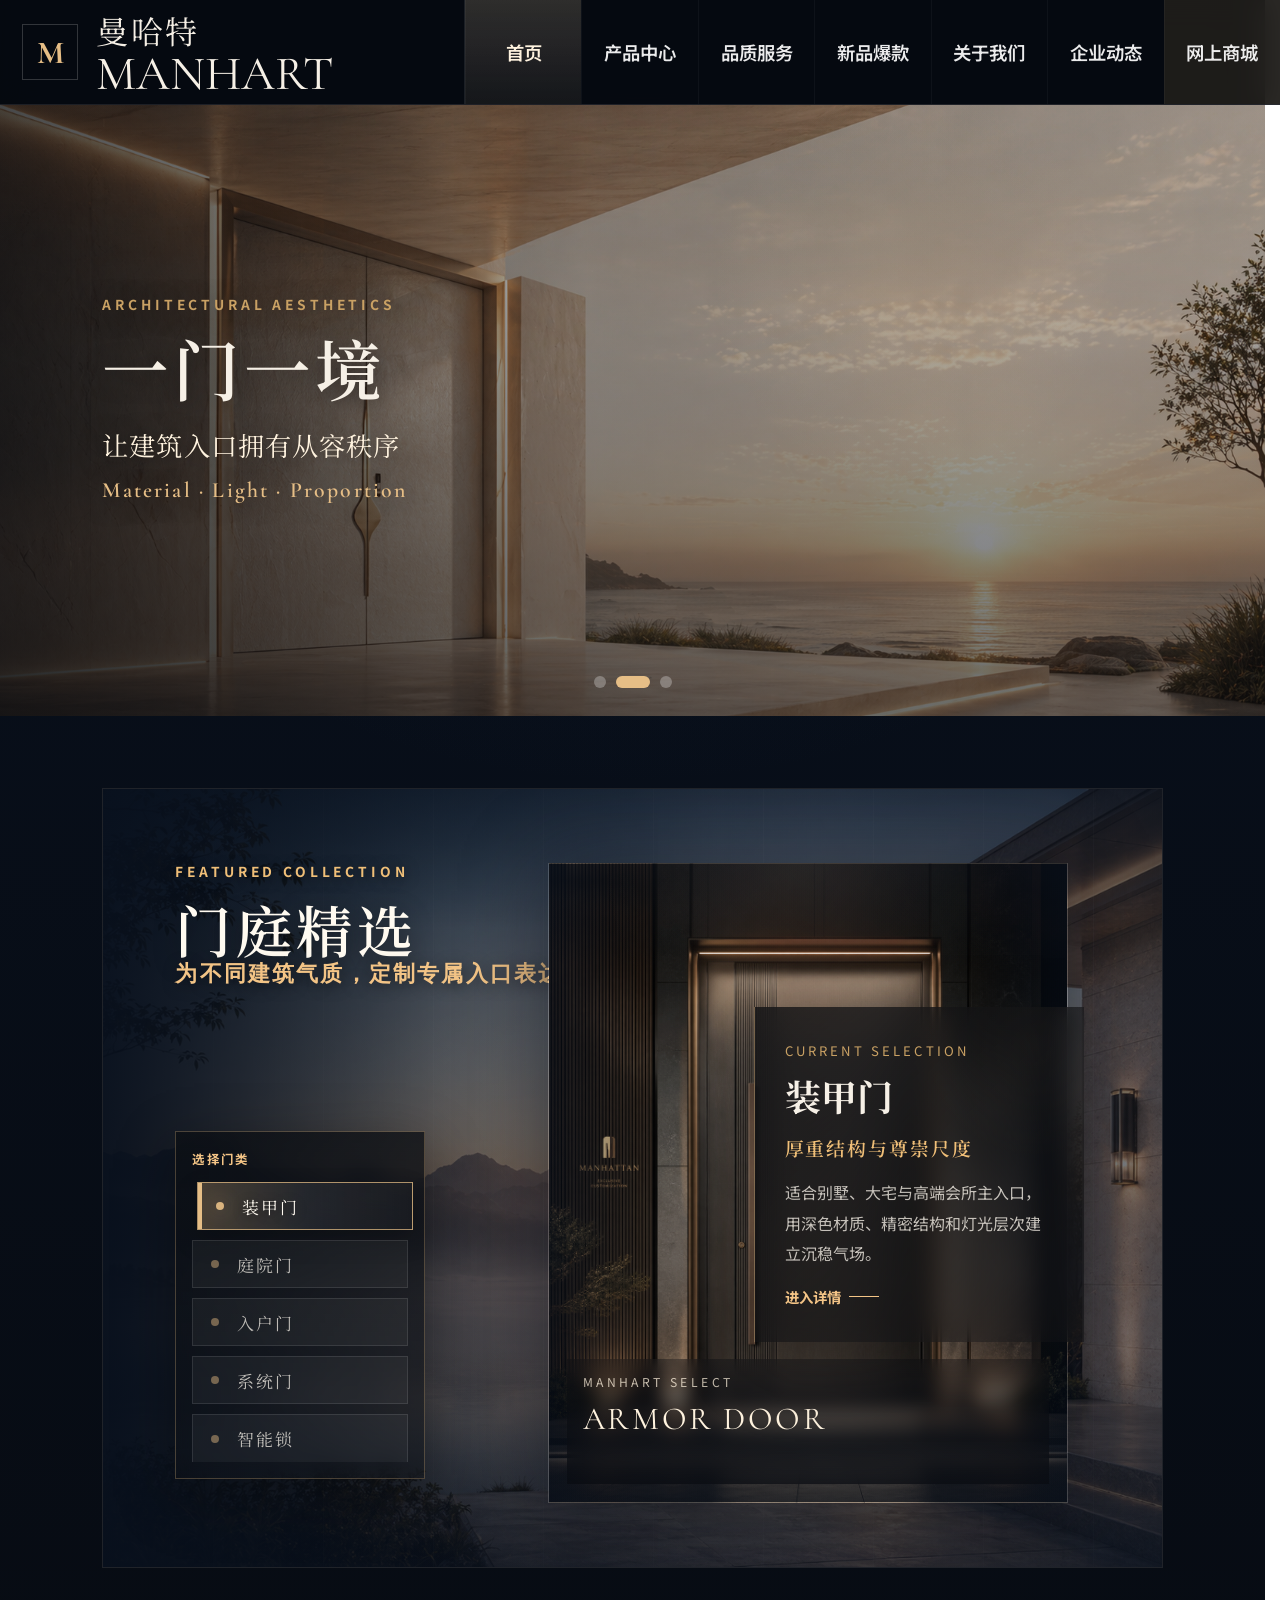
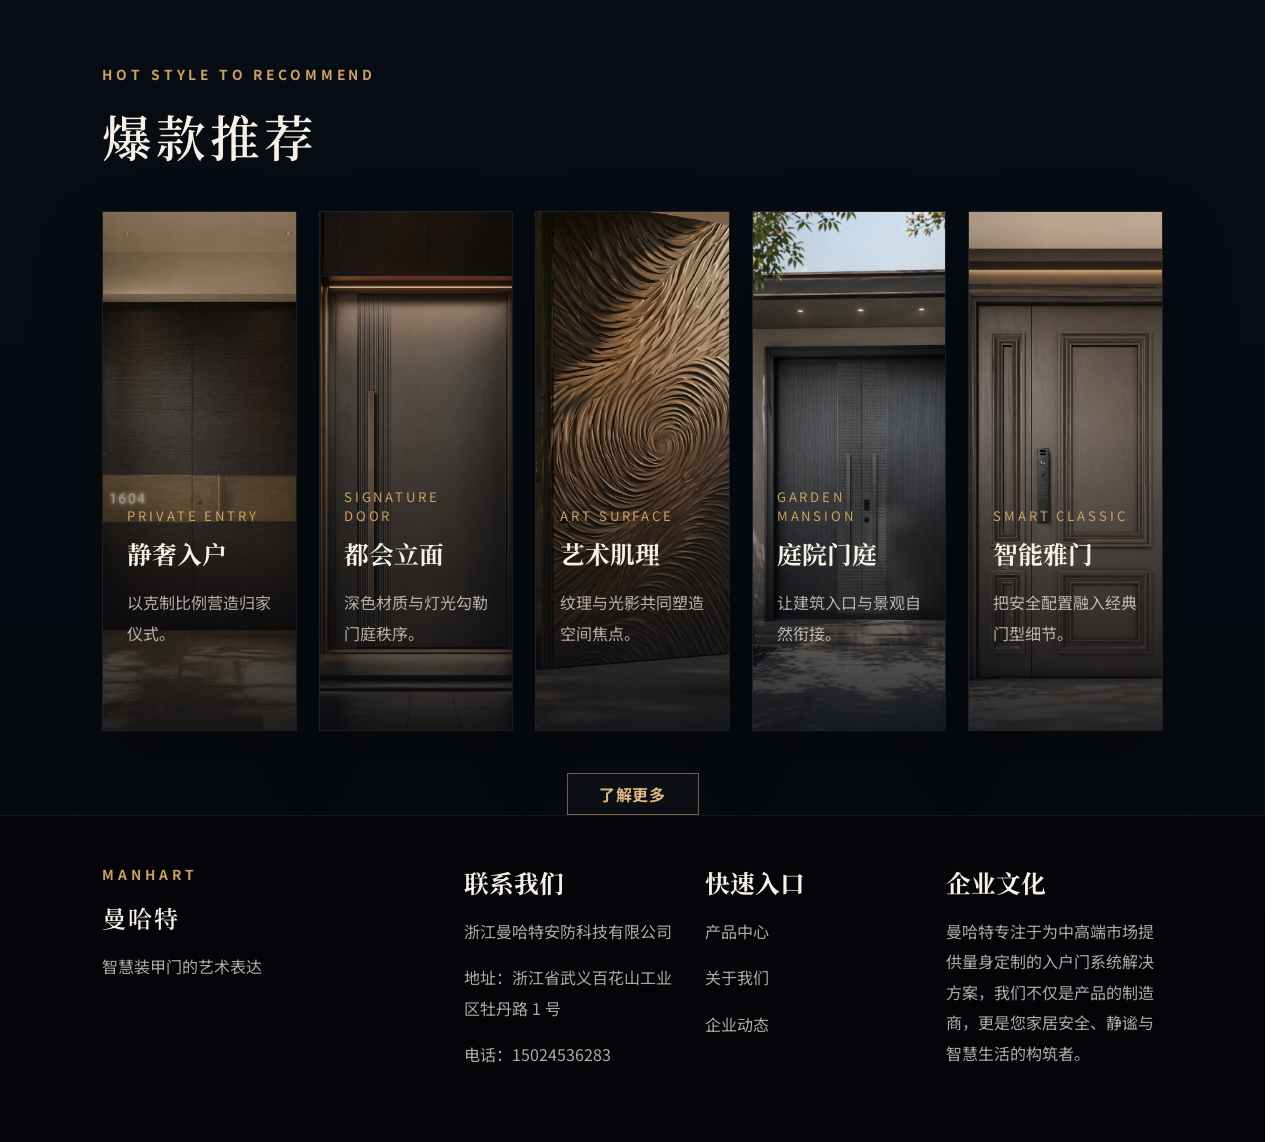
<file: index.html>
﻿<!DOCTYPE html>
<html lang="zh-CN">
<head>
  <meta charset="UTF-8">
  <meta name="viewport" content="width=device-width, initial-scale=1.0">
  <meta name="baidu-site-verification" content="codeva-Nwts0ZG9KO" />
  <meta name="description" content="曼哈特门官网，浙江曼哈特安防科技有限公司专注高端安全门、装甲门、入户门研发制造，提供住宅、别墅与工程门庭解决方案。">
  <meta name="keywords" content="曼哈特门官网,曼哈特官网,浙江曼哈特安防科技有限公司,浙江曼哈特,曼哈特安防,曼哈特门业,MANHART,安全门,装甲门,入户门,高端门,别墅门,工程门">
  <meta name="robots" content="index, follow">
  <link rel="canonical" href="http://www.manhart.top/">
  <meta property="og:type" content="website">
  <meta property="og:locale" content="zh_CN">
  <meta property="og:site_name" content="浙江曼哈特安防科技有限公司">
  <meta property="og:title" content="曼哈特门官网 - 浙江曼哈特安防科技有限公司">
  <meta property="og:description" content="曼哈特门官网，浙江曼哈特安防科技有限公司专注高端安全门、装甲门、入户门研发制造，提供住宅、别墅与工程门庭解决方案。">
  <meta property="og:url" content="http://www.manhart.top/">
  <meta property="og:image" content="http://www.manhart.top/assets/hero-luxury-night.png">
  <meta name="twitter:card" content="summary_large_image">
  <title>曼哈特门官网 - 浙江曼哈特安防科技有限公司 | MANHART</title>
  <script type="application/ld+json">
    {
      "@context": "https://schema.org",
      "@type": "Organization",
      "name": "浙江曼哈特安防科技有限公司",
      "alternateName": ["曼哈特", "MANHART", "曼哈特门业", "曼哈特安防"],
      "url": "http://www.manhart.top/",
      "logo": "http://www.manhart.top/assets/favicon.svg",
      "image": "http://www.manhart.top/assets/hero-luxury-night.png",
      "telephone": "15024536283",
      "address": {
        "@type": "PostalAddress",
        "addressCountry": "CN",
        "addressRegion": "浙江省",
        "addressLocality": "武义",
        "streetAddress": "百花山工业区牡丹路 1 号"
      },
      "description": "浙江曼哈特安防科技有限公司专注高端安全门、装甲门、入户门研发制造，提供住宅、别墅与工程门庭解决方案。"
    }
  </script>
  <link rel="icon" type="image/svg+xml" href="assets/favicon.svg">
  <link rel="preconnect" href="https://fonts.googleapis.com">
  <link rel="preconnect" href="https://fonts.gstatic.com" crossorigin>
  <link href="https://fonts.googleapis.com/css2?family=Cormorant+Garamond:wght@500;600;700&family=Noto+Sans+SC:wght@400;500;700&family=Noto+Serif+SC:wght@500;600;700&display=swap" rel="stylesheet">
  <link rel="stylesheet" href="style.css?v=20260423-21">
</head>
<body>
  <header class="site-header">
    <a class="brand-block" href="index.html" aria-label="MANHART 首页">
      <span class="brand-mark">M</span>
      <span class="brand-copy">
        <span class="brand-cn">曼哈特</span>
        <span class="brand-en">MANHART</span>
      </span>
    </a>
    <nav class="main-nav" aria-label="主导航">
      <a class="nav-link is-active" href="index.html">首页</a>
      <a class="nav-link" href="products.html">产品中心</a>
      <a class="nav-link" href="service.html">品质服务</a>
      <a class="nav-link" href="featured.html">新品爆款</a>
      <a class="nav-link" href="about.html">关于我们</a>
      <a class="nav-link" href="news.html">企业动态</a>
      <a class="nav-link nav-link--accent" href="store.html">网上商城</a>
    </nav>
  </header>

  <main>
    <section class="hero-slider" aria-label="首页轮播">
      <article class="hero-slide is-active" data-slide style="--hero-image:url('assets/hero-luxury-night.png');">
        <div class="hero-slide__image"></div>
        <div class="hero-slide__shade"></div>
        <div class="hero-slide__content">
          <p class="eyebrow">MANHART ESTATE DOOR</p>
          <h1>MANHART 曼哈特</h1>
          <p class="hero-slide__title">为高端府邸定制门庭气场</p>
          <p class="hero-slide__subtitle">Luxury Entrance · Private Order</p>
        </div>
      </article>
      <article class="hero-slide" data-slide style="--hero-image:url('assets/hero-coast-sunrise.png');">
        <div class="hero-slide__image"></div>
        <div class="hero-slide__shade"></div>
        <div class="hero-slide__content">
          <p class="eyebrow">ARCHITECTURAL AESTHETICS</p>
          <h2>一门一境</h2>
          <p class="hero-slide__title">让建筑入口拥有从容秩序</p>
          <p class="hero-slide__subtitle">Material · Light · Proportion</p>
        </div>
      </article>
      <article class="hero-slide" data-slide style="--hero-image:url('assets/featured-door-bg.png');">
        <div class="hero-slide__image"></div>
        <div class="hero-slide__shade"></div>
        <div class="hero-slide__content">
          <p class="eyebrow">SELECTED DETAILS</p>
          <h2>细节见格调</h2>
          <p class="hero-slide__title">以工艺回应安全与审美</p>
          <p class="hero-slide__subtitle">Crafted For Distinguished Living</p>
        </div>
      </article>
      <div class="hero-slider__dots" aria-label="轮播切换">
        <button class="hero-dot is-active" type="button" data-dot aria-label="第 1 张"></button>
        <button class="hero-dot" type="button" data-dot aria-label="第 2 张"></button>
        <button class="hero-dot" type="button" data-dot aria-label="第 3 张"></button>
      </div>
    </section>

    <section class="featured-showcase" id="featured-showcase">
      <div class="featured-shell">
        <div class="featured-backdrop"></div>
        <div class="featured-overlay"></div>
        <div class="featured-copy">
          <p class="eyebrow">Featured Collection</p>
          <h2>门庭精选</h2>
          <p class="featured-lead">为不同建筑气质，定制专属入口表达</p>
        </div>
        <div class="featured-selector featured-selector--stack" aria-label="选择门类">
          <div class="featured-selector__label">选择门类</div>
          <button class="featured-chip is-active" type="button" data-feature-name="armor" data-feature-detail="signature-door" data-feature-title="装甲门" data-feature-lead="厚重结构与尊崇尺度" data-feature-text="适合别墅、大宅与高端会所主入口，用深色材质、精密结构和灯光层次建立沉稳气场。" data-feature-model="ARMOR DOOR" data-feature-theme="armor" data-feature-image-main="assets/recommend-02.png">装甲门</button>
          <button class="featured-chip" type="button" data-feature-name="courtyard" data-feature-detail="garden-mansion" data-feature-title="庭院门" data-feature-lead="让门庭与景观自然衔接" data-feature-text="强调建筑外立面、院落路径与入户尺度的整体关系，让归家动线更有仪式感。" data-feature-model="COURTYARD" data-feature-theme="courtyard" data-feature-image-main="assets/recommend-04.png">庭院门</button>
          <button class="featured-chip" type="button" data-feature-name="entry" data-feature-detail="private-entry" data-feature-title="入户门" data-feature-lead="克制比例中的归家秩序" data-feature-text="面向现代住宅与改善型空间，以细腻门套、温润光影和智能配置平衡美感与安全。" data-feature-model="PRIVATE ENTRY" data-feature-theme="entry" data-feature-image-main="assets/recommend-05.png">入户门</button>
          <button class="featured-chip" type="button" data-feature-name="system" data-feature-detail="art-surface" data-feature-title="系统门" data-feature-lead="结构、五金与安装体验一体化" data-feature-text="把门体、墙面、灯光和门控系统纳入统一设计语言，让产品表达更完整。" data-feature-model="SYSTEM DOOR" data-feature-theme="system" data-feature-image-main="assets/recommend-01.png">系统门</button>
          <button class="featured-chip" type="button" data-feature-name="smart" data-feature-detail="smart-classic" data-feature-title="智能锁" data-feature-lead="把安全体验藏进日常细节" data-feature-text="围绕锁控识别、安防联动与门体结构，形成更克制、更可靠的高端智能入口。" data-feature-model="SMART ACCESS" data-feature-theme="smart" data-feature-image-main="assets/recommend-03.png">智能锁</button>
        </div>
        <div class="featured-focus">
          <a class="featured-photo featured-photo--primary" data-feature-door data-feature-link href="product-detail.html?id=signature-door" data-theme="armor" style="--feature-image:url('assets/recommend-02.png');" aria-label="查看装甲门详情">
            <div class="featured-photo__shade"></div>
            <div class="featured-photo__meta">
              <span class="featured-photo__kicker">MANHART SELECT</span>
              <span class="featured-photo__model" data-feature-model>ARMOR DOOR</span>
              <span class="featured-photo__more">进入详情</span>
            </div>
          </a>
        </div>
        <a class="featured-panel" data-feature-panel-link href="product-detail.html?id=signature-door" aria-label="查看当前精选详情">
          <p class="featured-panel__kicker">Current Selection</p>
          <h3 data-feature-title>装甲门</h3>
          <p class="featured-panel__lead" data-feature-lead>厚重结构与尊崇尺度</p>
          <p class="featured-panel__text" data-feature-text>适合别墅、大宅与高端会所主入口，用深色材质、精密结构和灯光层次建立沉稳气场。</p>
          <span class="featured-panel__more">进入详情</span>
        </a>
        <div class="featured-note">
          <span class="featured-note__line"></span>
          <p>一墅倾城 私享无界</p>
        </div>
      </div>
    </section>

    <section class="product-preview" id="product-preview">
      <div class="product-preview__heading">
        <div>
          <p class="eyebrow">Hot Style To Recommend</p>
          <h2>爆款推荐</h2>
        </div>
      </div>
      <div class="product-grid product-grid--recommend">
        <a class="product-card" href="product-detail.html?id=private-entry" aria-label="查看静奢入户详情"><div class="product-card__scene product-card__scene--recommend-01"></div><div class="product-card__body"><p class="product-card__series">Private Entry</p><h3>静奢入户</h3><p class="product-card__text">以克制比例营造归家仪式。</p><span class="product-card__more">查看详情</span></div></a>
        <a class="product-card" href="product-detail.html?id=signature-door" aria-label="查看都会立面详情"><div class="product-card__scene product-card__scene--recommend-02"></div><div class="product-card__body"><p class="product-card__series">Signature Door</p><h3>都会立面</h3><p class="product-card__text">深色材质与灯光勾勒门庭秩序。</p><span class="product-card__more">查看详情</span></div></a>
        <a class="product-card" href="product-detail.html?id=art-surface" aria-label="查看艺术肌理详情"><div class="product-card__scene product-card__scene--recommend-03"></div><div class="product-card__body"><p class="product-card__series">Art Surface</p><h3>艺术肌理</h3><p class="product-card__text">纹理与光影共同塑造空间焦点。</p><span class="product-card__more">查看详情</span></div></a>
        <a class="product-card" href="product-detail.html?id=garden-mansion" aria-label="查看庭院门庭详情"><div class="product-card__scene product-card__scene--recommend-04"></div><div class="product-card__body"><p class="product-card__series">Garden Mansion</p><h3>庭院门庭</h3><p class="product-card__text">让建筑入口与景观自然衔接。</p><span class="product-card__more">查看详情</span></div></a>
        <a class="product-card" href="product-detail.html?id=smart-classic" aria-label="查看智能雅门详情"><div class="product-card__scene product-card__scene--recommend-05"></div><div class="product-card__body"><p class="product-card__series">Smart Classic</p><h3>智能雅门</h3><p class="product-card__text">把安全配置融入经典门型细节。</p><span class="product-card__more">查看详情</span></div></a>
      </div>
      <div class="section-more">
        <a href="products.html">了解更多</a>
      </div>
    </section>
  </main>
<script>
    const slides = document.querySelectorAll('[data-slide]');
    const dots = document.querySelectorAll('[data-dot]');
    let activeIndex = 0;
    let sliderTimer;
    function showSlide(index) {
      slides.forEach((slide, slideIndex) => slide.classList.toggle('is-active', slideIndex === index));
      dots.forEach((dot, dotIndex) => dot.classList.toggle('is-active', dotIndex === index));
      activeIndex = index;
    }
    function startSlider() {
      sliderTimer = window.setInterval(() => showSlide((activeIndex + 1) % slides.length), 4500);
    }
    dots.forEach((dot, index) => {
      dot.addEventListener('click', () => {
        window.clearInterval(sliderTimer);
        showSlide(index);
        startSlider();
      });
    });
    showSlide(0);
    startSlider();

    const featuredShowcase = document.querySelector('.featured-showcase');
    if (featuredShowcase) {
      const featureButtons = featuredShowcase.querySelectorAll('[data-feature-name]');
      const featureModel = featuredShowcase.querySelector('.featured-photo--primary [data-feature-model]');
      const featureDoor = featuredShowcase.querySelector('[data-feature-door]');
      const featureLinks = featuredShowcase.querySelectorAll('[data-feature-link], [data-feature-panel-link]');
      const featureTitle = featuredShowcase.querySelector('.featured-panel [data-feature-title]');
      const featureLead = featuredShowcase.querySelector('.featured-panel [data-feature-lead]');
      const featureText = featuredShowcase.querySelector('.featured-panel [data-feature-text]');

      function applyFeature(button) {
        featureModel.textContent = button.dataset.featureModel;
        featureTitle.textContent = button.dataset.featureTitle;
        featureLead.textContent = button.dataset.featureLead;
        featureText.textContent = button.dataset.featureText;
        featureDoor.style.setProperty('--feature-image', `url('${button.dataset.featureImageMain}')`);
        featureDoor.setAttribute('data-theme', button.dataset.featureTheme);
        const detailUrl = `product-detail.html?id=${button.dataset.featureDetail}`;
        featureLinks.forEach((link) => {
          link.href = detailUrl;
          link.setAttribute('aria-label', `??${button.dataset.featureTitle}??`);
        });
        featureButtons.forEach((item) => item.classList.toggle('is-active', item === button));
      }

      featureButtons.forEach((button) => {
        button.addEventListener('mouseenter', () => applyFeature(button));
        button.addEventListener('focus', () => applyFeature(button));
        button.addEventListener('click', () => applyFeature(button));
      });
    }
  </script>
  <footer class="site-footer">
    <div class="site-footer__brand">
      <p class="eyebrow">MANHART</p>
      <h2>曼哈特</h2>
      <p>智慧装甲门的艺术表达</p>
    </div>
    <div class="site-footer__info">
      <div><h3>联系我们</h3><p>浙江曼哈特安防科技有限公司</p><p>地址：浙江省武义百花山工业区牡丹路 1 号</p><p>电话：15024536283</p></div>
      <div><h3>快速入口</h3><p><a href="products.html">产品中心</a></p><p><a href="about.html">关于我们</a></p><p><a href="news.html">企业动态</a></p></div>
      <div><h3>企业文化</h3><p>曼哈特专注于为中高端市场提供量身定制的入户门系统解决方案，我们不仅是产品的制造商，更是您家居安全、静谧与智慧生活的构筑者。</p></div>
    </div>
  </footer>
  <script>
    window.difyChatbotConfig = {
      token: 'IIna7VGmdjk7Jjhm',
      inputs: {},
      systemVariables: {},
      userVariables: {},
    };
  </script>
  <script
    src="https://udify.app/embed.min.js"
    id="IIna7VGmdjk7Jjhm"
    defer>
  </script>
</body>
</html>
</file>
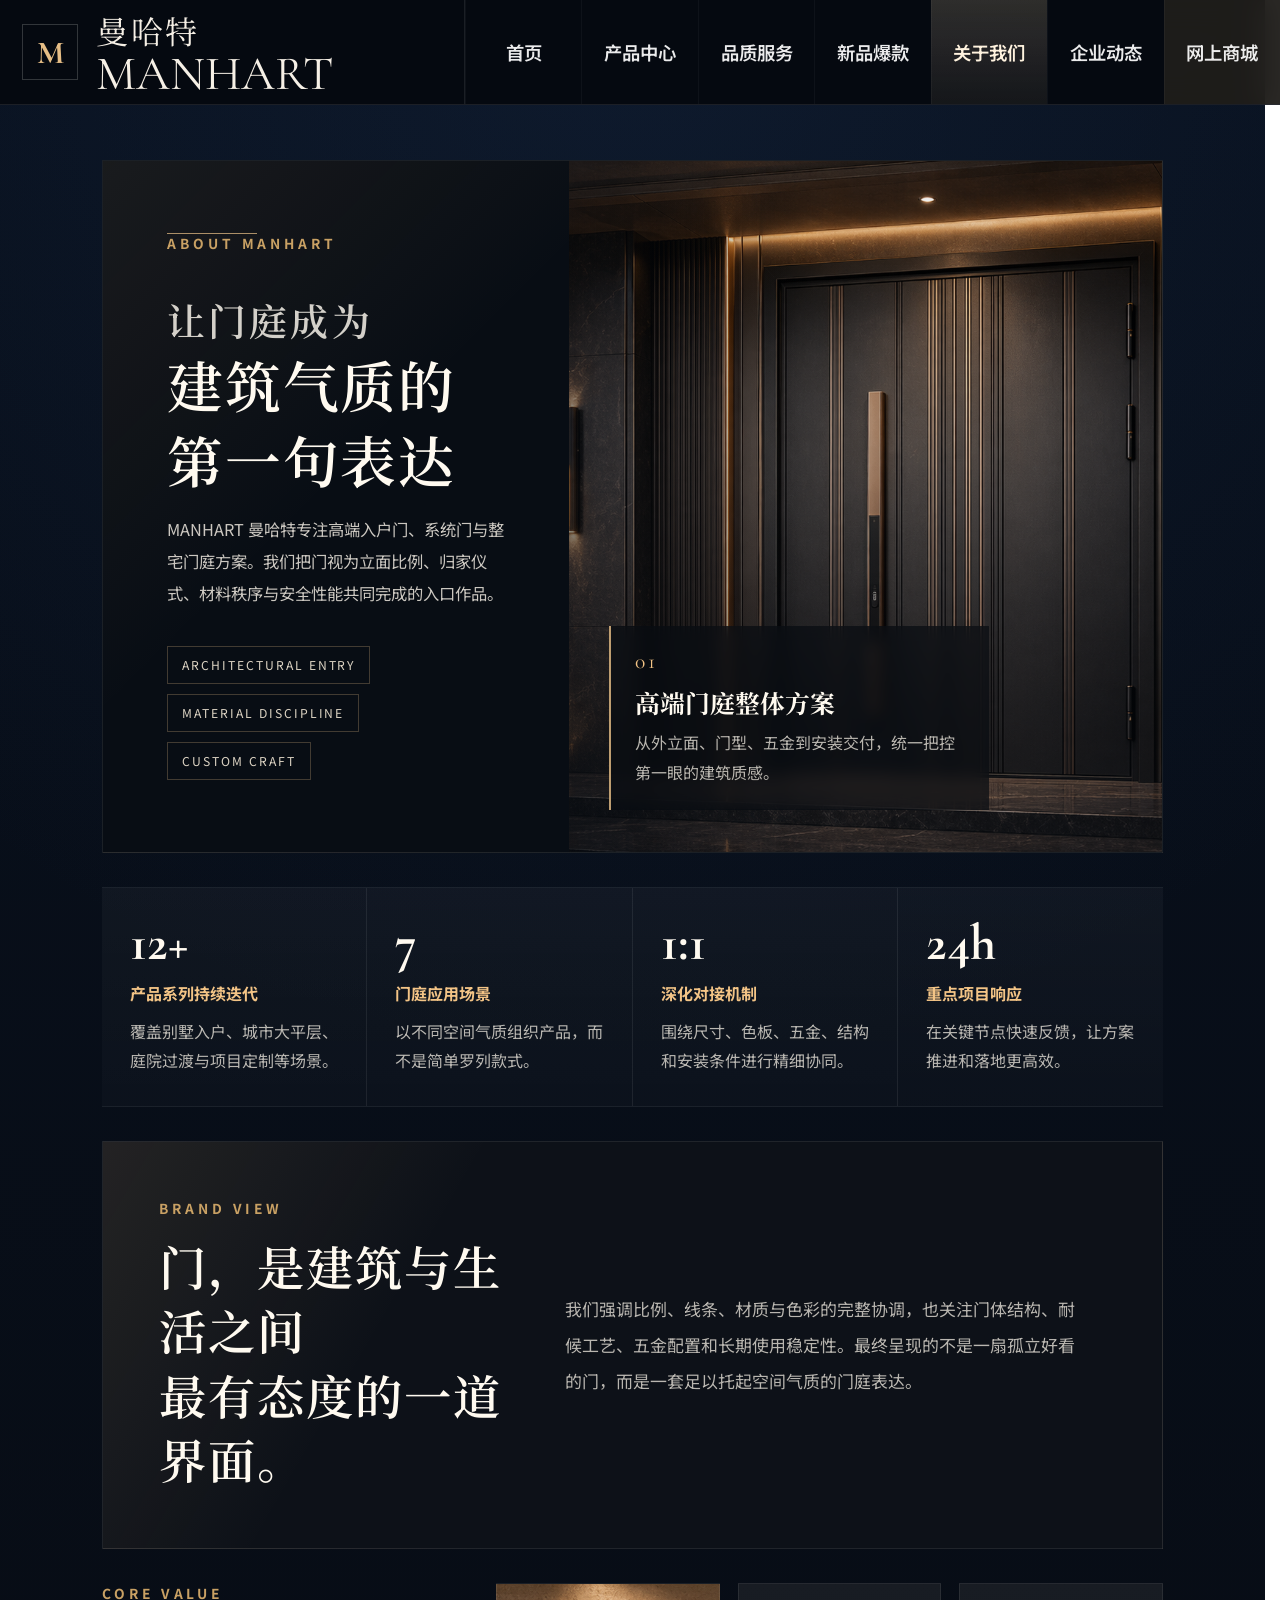
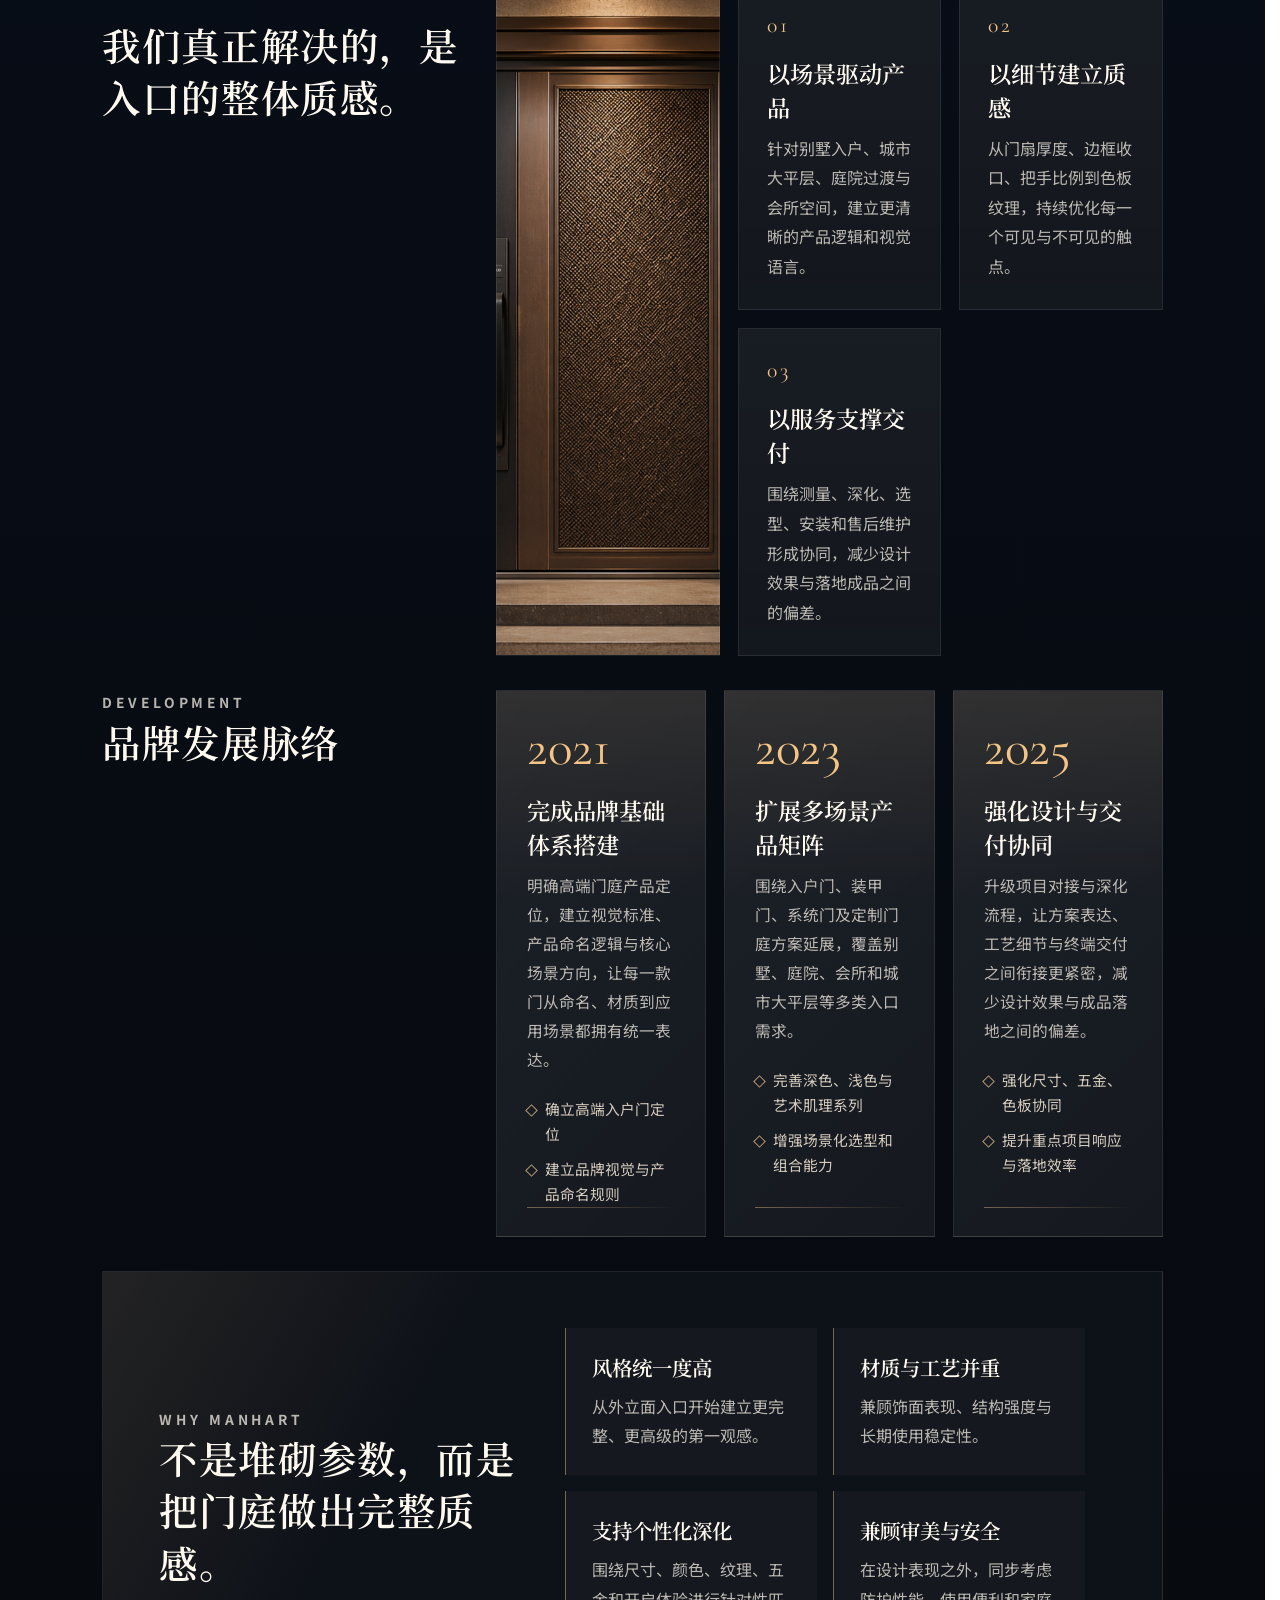
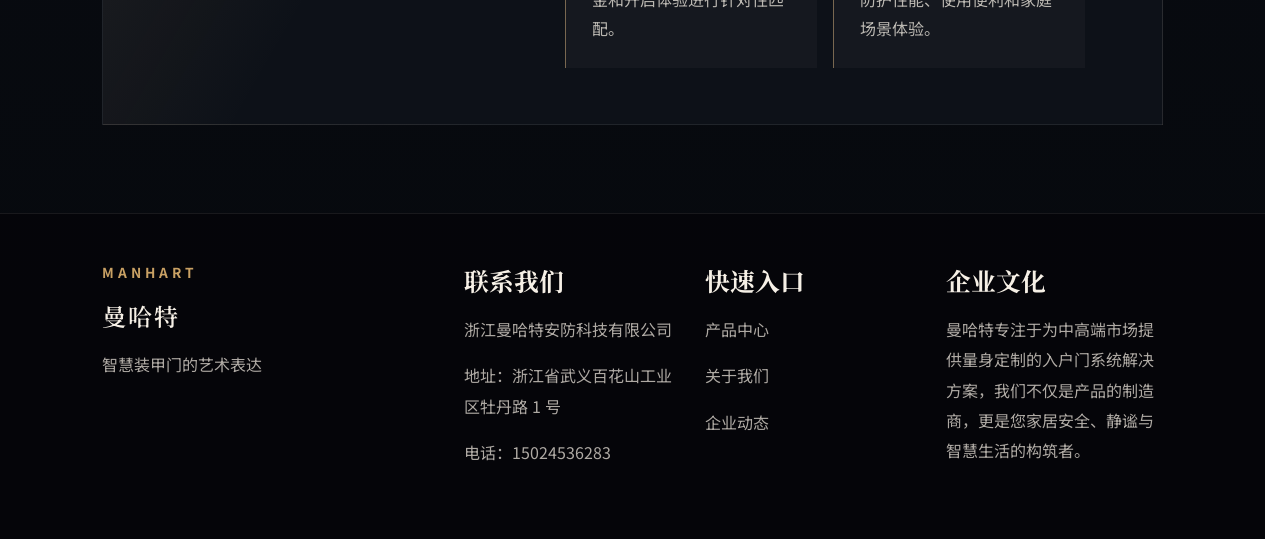
<file: about.html>
﻿<!DOCTYPE html>
<html lang="zh-CN">
<head>
  <meta charset="UTF-8">
  <meta name="viewport" content="width=device-width, initial-scale=1.0">
  <meta name="description" content="了解浙江曼哈特安防科技有限公司，曼哈特专注高端安全门、装甲门、入户门研发制造与门庭解决方案。">
  <meta name="keywords" content="浙江曼哈特安防科技有限公司,曼哈特公司,曼哈特门官网,浙江曼哈特,曼哈特安防,曼哈特门业,MANHART,安全门,装甲门,入户门">
  <meta name="robots" content="index, follow">
  <link rel="canonical" href="http://www.manhart.top/about.html">
  <meta property="og:type" content="website">
  <meta property="og:locale" content="zh_CN">
  <meta property="og:site_name" content="浙江曼哈特安防科技有限公司">
  <meta property="og:title" content="关于曼哈特 - 浙江曼哈特安防科技有限公司">
  <meta property="og:description" content="了解浙江曼哈特安防科技有限公司，曼哈特专注高端安全门、装甲门、入户门研发制造与门庭解决方案。">
  <meta property="og:url" content="http://www.manhart.top/about.html">
  <meta property="og:image" content="http://www.manhart.top/assets/hero-coast-sunrise.png">
  <meta name="twitter:card" content="summary_large_image">
  <title>关于曼哈特 - 浙江曼哈特安防科技有限公司 | MANHART</title>
  <link rel="icon" type="image/svg+xml" href="assets/favicon.svg">
  <link rel="preconnect" href="https://fonts.googleapis.com">
  <link rel="preconnect" href="https://fonts.gstatic.com" crossorigin>
  <link href="https://fonts.googleapis.com/css2?family=Cormorant+Garamond:wght@500;600;700&family=Noto+Sans+SC:wght@400;500;700&family=Noto+Serif+SC:wght@500;600;700&display=swap" rel="stylesheet">
  <link rel="stylesheet" href="style.css?v=20260424-about">
</head>
<body>
  <header class="site-header">
    <a class="brand-block" href="index.html" aria-label="MANHART 首页">
      <span class="brand-mark">M</span>
      <span class="brand-copy">
        <span class="brand-cn">曼哈特</span>
        <span class="brand-en">MANHART</span>
      </span>
    </a>
    <nav class="main-nav" aria-label="主导航">
      <a class="nav-link" href="index.html">首页</a>
      <a class="nav-link" href="products.html">产品中心</a>
      <a class="nav-link" href="service.html">品质服务</a>
      <a class="nav-link" href="featured.html">新品爆款</a>
      <a class="nav-link is-active" href="about.html">关于我们</a>
      <a class="nav-link" href="news.html">企业动态</a>
      <a class="nav-link nav-link--accent" href="store.html">网上商城</a>
    </nav>
  </header>

  <main class="page-shell about-page">
    <section class="about-hero">
      <div class="about-hero__copy">
        <p class="eyebrow">About MANHART</p>
        <h1><span>让门庭成为</span><span>建筑气质的</span><span>第一句表达</span></h1>
        <p class="about-hero__lead">MANHART 曼哈特专注高端入户门、系统门与整宅门庭方案。我们把门视为立面比例、归家仪式、材料秩序与安全性能共同完成的入口作品。</p>
        <div class="about-hero__signature">
          <span>Architectural Entry</span>
          <span>Material Discipline</span>
          <span>Custom Craft</span>
        </div>
      </div>
      <div class="about-hero__stage">
        <div class="about-hero__image"></div>
        <article class="about-float-card">
          <span>01</span>
          <strong>高端门庭整体方案</strong>
          <p>从外立面、门型、五金到安装交付，统一把控第一眼的建筑质感。</p>
        </article>
      </div>
    </section>

    <section class="about-metrics" aria-label="品牌数据">
      <article>
        <strong>12+</strong>
        <span>产品系列持续迭代</span>
        <p>覆盖别墅入户、城市大平层、庭院过渡与项目定制等场景。</p>
      </article>
      <article>
        <strong>7</strong>
        <span>门庭应用场景</span>
        <p>以不同空间气质组织产品，而不是简单罗列款式。</p>
      </article>
      <article>
        <strong>1:1</strong>
        <span>深化对接机制</span>
        <p>围绕尺寸、色板、五金、结构和安装条件进行精细协同。</p>
      </article>
      <article>
        <strong>24h</strong>
        <span>重点项目响应</span>
        <p>在关键节点快速反馈，让方案推进和落地更高效。</p>
      </article>
    </section>

    <section class="about-statement">
      <div>
        <p class="eyebrow">Brand View</p>
        <h2>门，是建筑与生活之间<br>最有态度的一道界面。</h2>
      </div>
      <p>我们强调比例、线条、材质与色彩的完整协调，也关注门体结构、耐候工艺、五金配置和长期使用稳定性。最终呈现的不是一扇孤立好看的门，而是一套足以托起空间气质的门庭表达。</p>
    </section>

    <section class="about-value">
      <div class="about-section-title">
        <p class="eyebrow">Core Value</p>
        <h2>我们真正解决的，是入口的整体质感。</h2>
      </div>
      <div class="about-value__grid">
        <article class="about-value__image"></article>
        <article>
          <span>01</span>
          <h3>以场景驱动产品</h3>
          <p>针对别墅入户、城市大平层、庭院过渡与会所空间，建立更清晰的产品逻辑和视觉语言。</p>
        </article>
        <article>
          <span>02</span>
          <h3>以细节建立质感</h3>
          <p>从门扇厚度、边框收口、把手比例到色板纹理，持续优化每一个可见与不可见的触点。</p>
        </article>
        <article>
          <span>03</span>
          <h3>以服务支撑交付</h3>
          <p>围绕测量、深化、选型、安装和售后维护形成协同，减少设计效果与落地成品之间的偏差。</p>
        </article>
      </div>
    </section>

    <section class="about-timeline">
      <div class="about-section-title">
        <p class="eyebrow">Development</p>
        <h2>品牌发展脉络</h2>
      </div>
      <div class="about-timeline__list">
        <article>
          <div class="about-timeline__head">
            <time>2021</time>
            <h3>完成品牌基础体系搭建</h3>
          </div>
          <p>明确高端门庭产品定位，建立视觉标准、产品命名逻辑与核心场景方向，让每一款门从命名、材质到应用场景都拥有统一表达。</p>
          <ul>
            <li>确立高端入户门定位</li>
            <li>建立品牌视觉与产品命名规则</li>
          </ul>
        </article>
        <article>
          <div class="about-timeline__head">
            <time>2023</time>
            <h3>扩展多场景产品矩阵</h3>
          </div>
          <p>围绕入户门、装甲门、系统门及定制门庭方案延展，覆盖别墅、庭院、会所和城市大平层等多类入口需求。</p>
          <ul>
            <li>完善深色、浅色与艺术肌理系列</li>
            <li>增强场景化选型和组合能力</li>
          </ul>
        </article>
        <article>
          <div class="about-timeline__head">
            <time>2025</time>
            <h3>强化设计与交付协同</h3>
          </div>
          <p>升级项目对接与深化流程，让方案表达、工艺细节与终端交付之间衔接更紧密，减少设计效果与成品落地之间的偏差。</p>
          <ul>
            <li>强化尺寸、五金、色板协同</li>
            <li>提升重点项目响应与落地效率</li>
          </ul>
        </article>
      </div>
    </section>

    <section class="about-advantage">
      <div>
        <p class="eyebrow">Why MANHART</p>
        <h2>不是堆砌参数，而是把门庭做出完整质感。</h2>
      </div>
      <div class="about-advantage__grid">
        <article>
          <h3>风格统一度高</h3>
          <p>从外立面入口开始建立更完整、更高级的第一观感。</p>
        </article>
        <article>
          <h3>材质与工艺并重</h3>
          <p>兼顾饰面表现、结构强度与长期使用稳定性。</p>
        </article>
        <article>
          <h3>支持个性化深化</h3>
          <p>围绕尺寸、颜色、纹理、五金和开启体验进行针对性匹配。</p>
        </article>
        <article>
          <h3>兼顾审美与安全</h3>
          <p>在设计表现之外，同步考虑防护性能、使用便利和家庭场景体验。</p>
        </article>
      </div>
    </section>
  </main>
  <footer class="site-footer">
    <div class="site-footer__brand">
      <p class="eyebrow">MANHART</p>
      <h2>曼哈特</h2>
      <p>智慧装甲门的艺术表达</p>
    </div>
    <div class="site-footer__info">
      <div><h3>联系我们</h3><p>浙江曼哈特安防科技有限公司</p><p>地址：浙江省武义百花山工业区牡丹路 1 号</p><p>电话：15024536283</p></div>
      <div><h3>快速入口</h3><p><a href="products.html">产品中心</a></p><p><a href="about.html">关于我们</a></p><p><a href="news.html">企业动态</a></p></div>
      <div><h3>企业文化</h3><p>曼哈特专注于为中高端市场提供量身定制的入户门系统解决方案，我们不仅是产品的制造商，更是您家居安全、静谧与智慧生活的构筑者。</p></div>
    </div>
  </footer>
  <script>
    window.difyChatbotConfig = {
      token: 'IIna7VGmdjk7Jjhm',
      inputs: {},
      systemVariables: {},
      userVariables: {},
    };
  </script>
  <script
    src="https://udify.app/embed.min.js"
    id="IIna7VGmdjk7Jjhm"
    defer>
  </script>
</body>
</html>
</file>
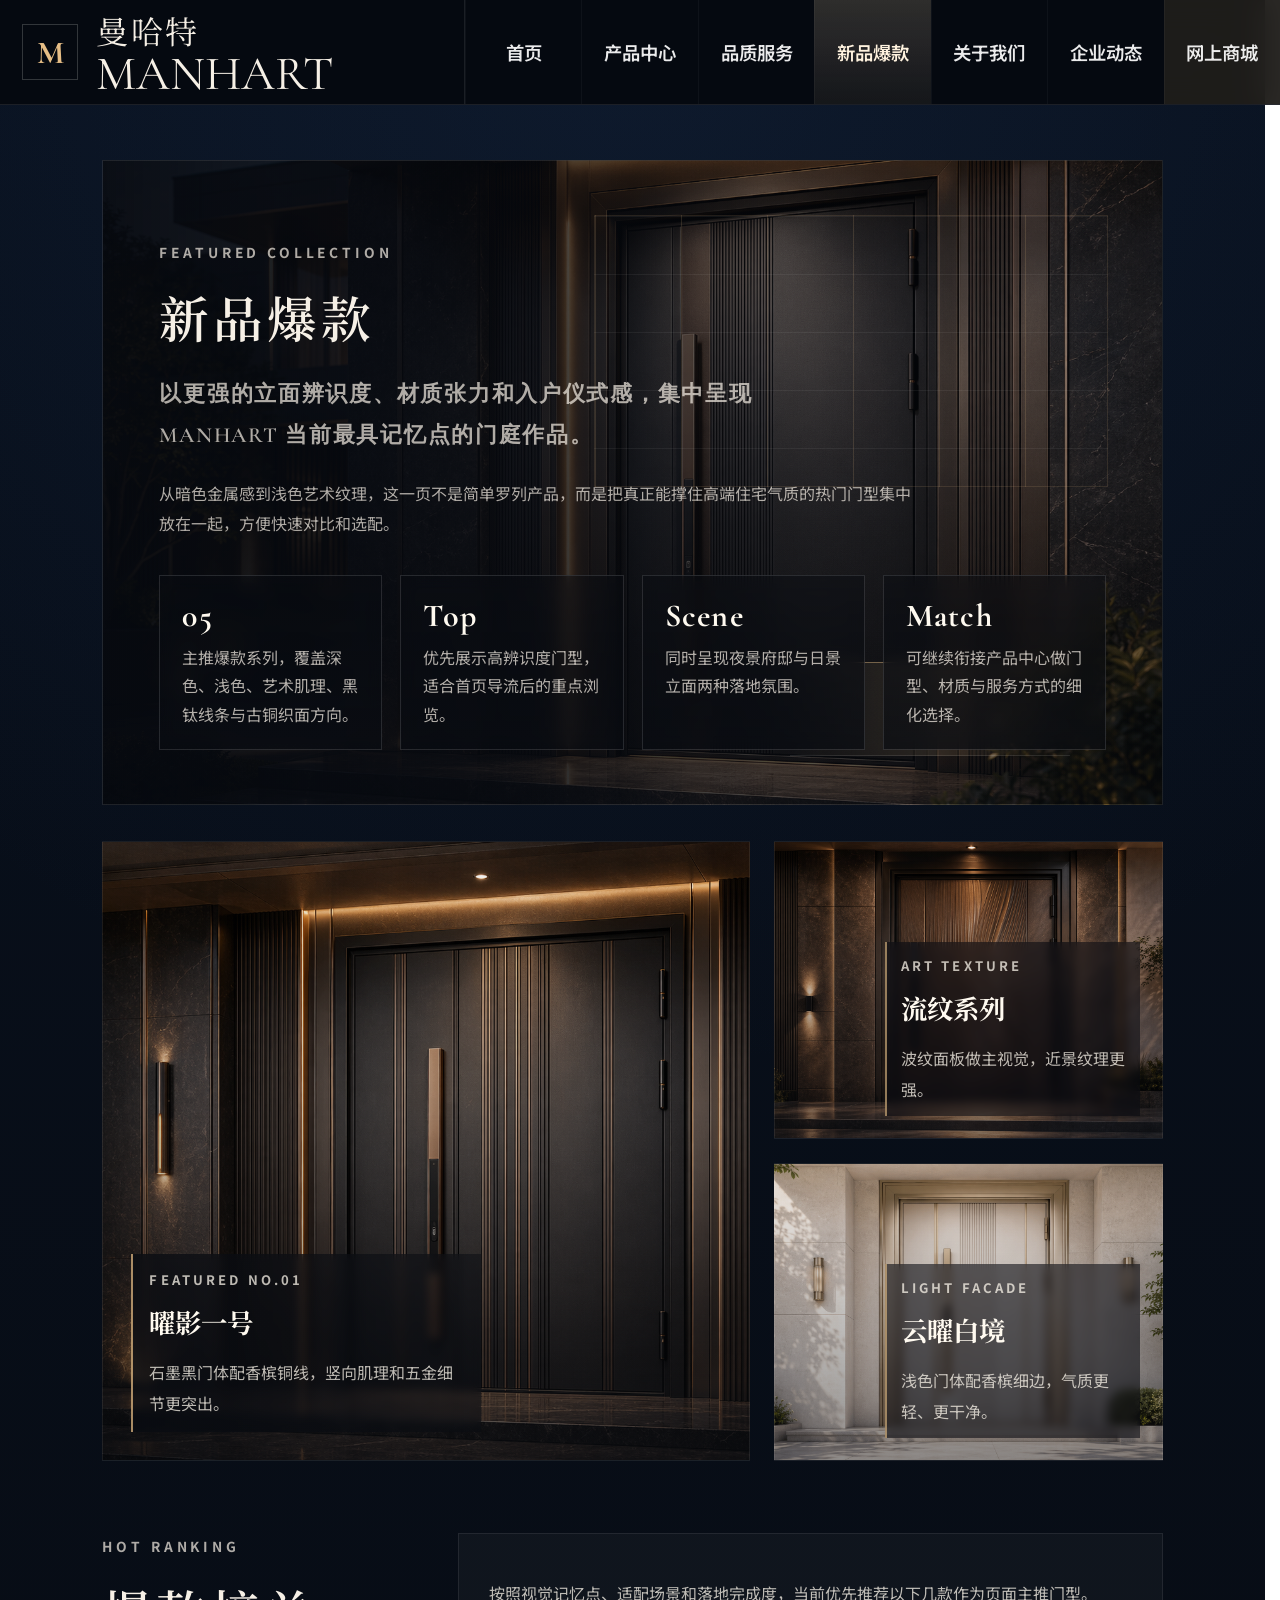
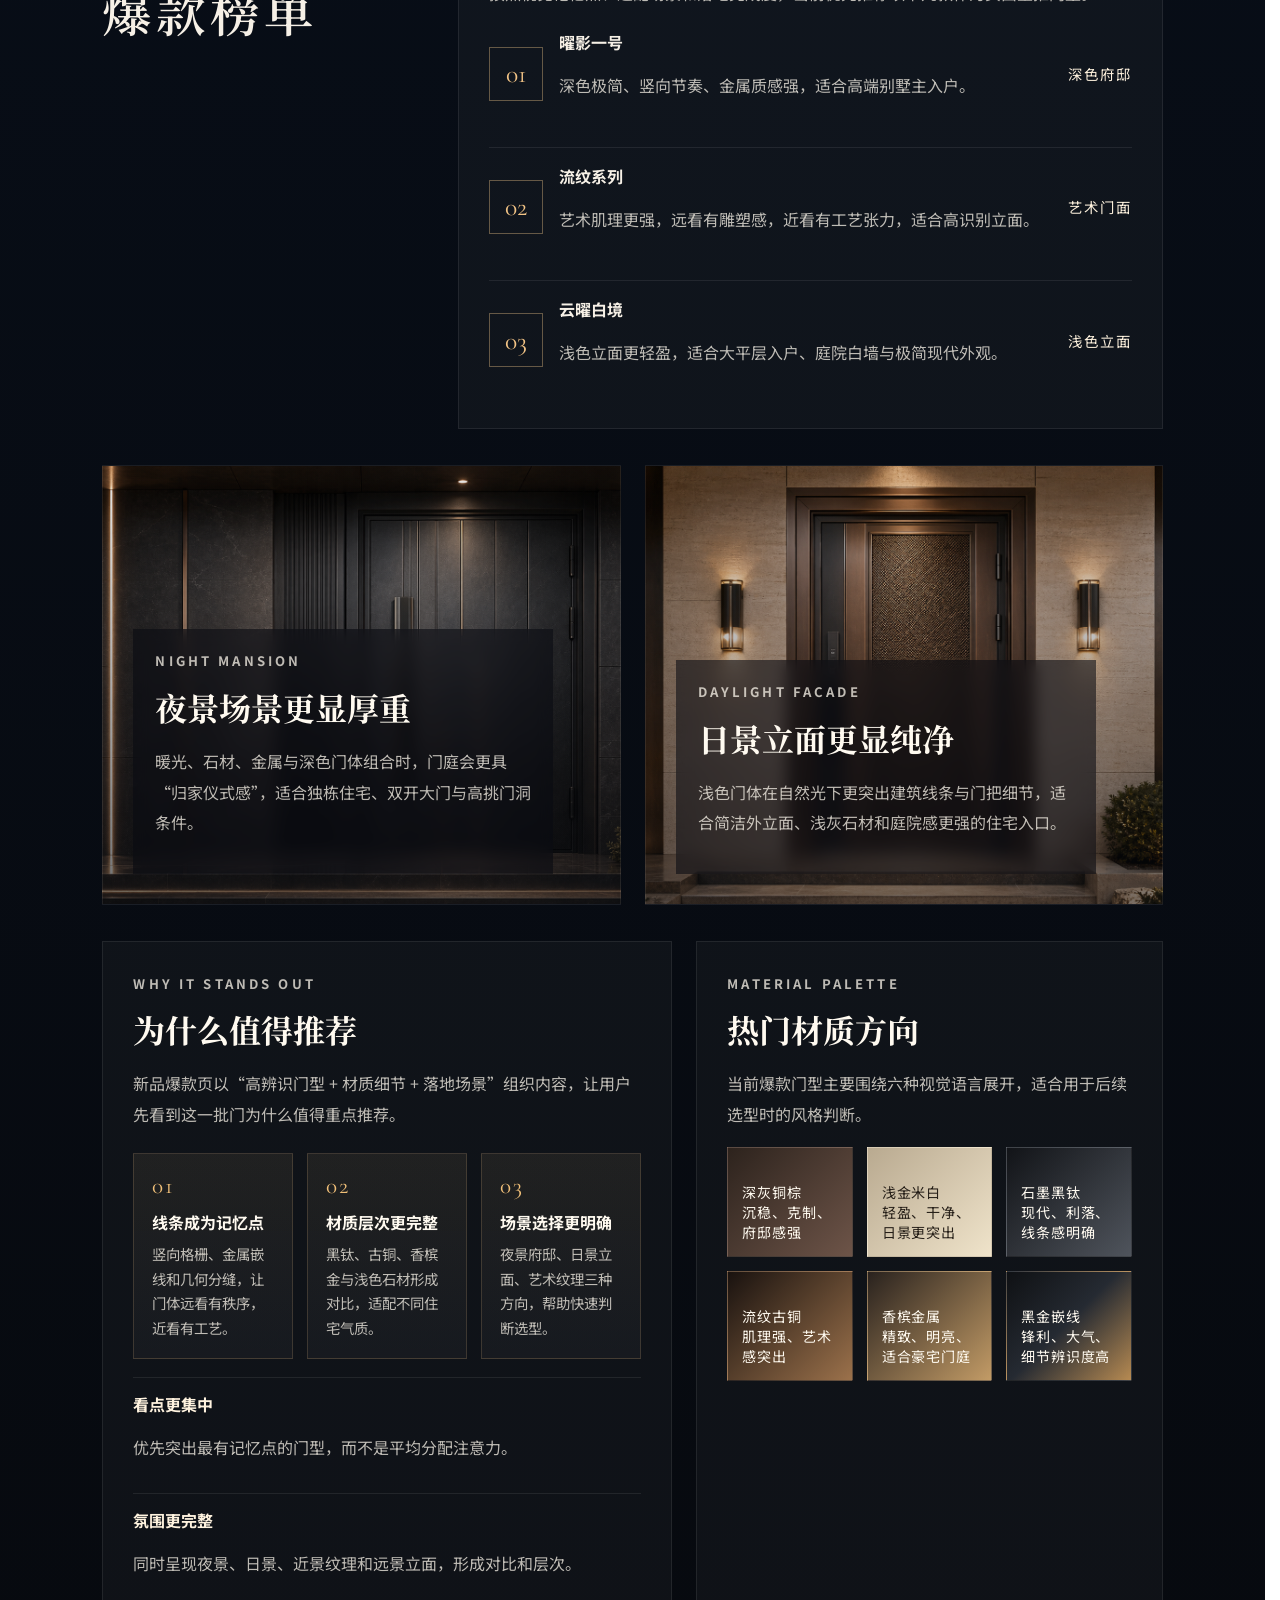
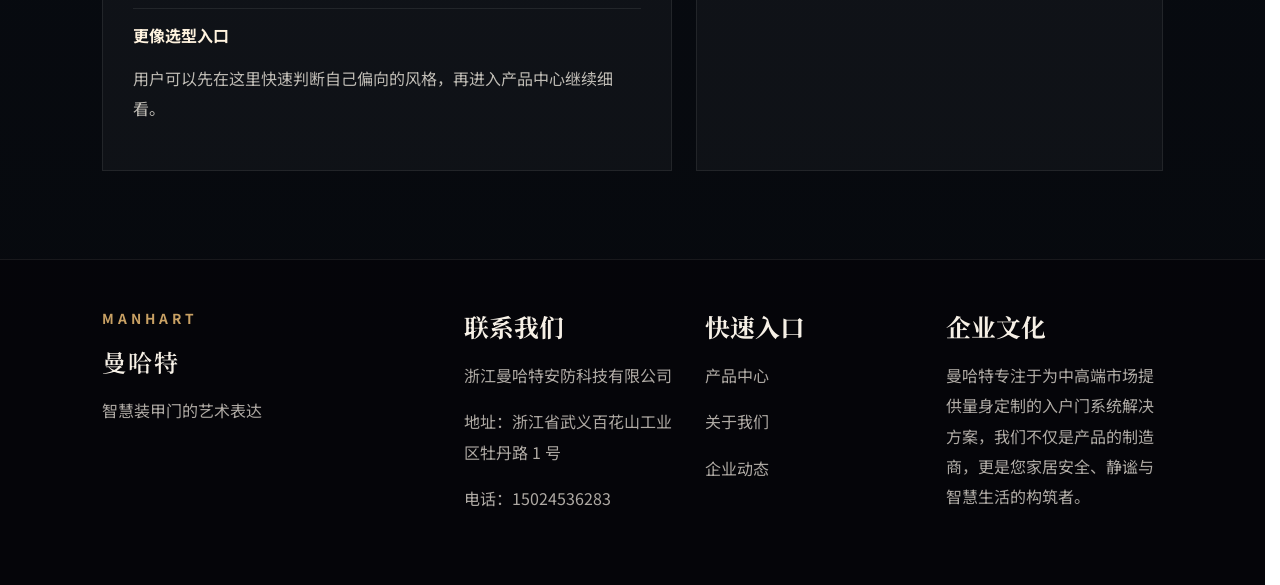
<file: featured.html>
﻿<!DOCTYPE html>
<html lang="zh-CN">
<head>
  <meta charset="UTF-8">
  <meta name="viewport" content="width=device-width, initial-scale=1.0">
  <meta name="description" content="曼哈特新品推荐，查看安全门、装甲门与入户门设计，探索高端门庭空间的材质、工艺与美学表达。">
  <meta name="keywords" content="曼哈特新品,曼哈特爆款门,曼哈特安全门,曼哈特装甲门,曼哈特入户门,曼哈特门官网,浙江曼哈特,MANHART">
  <meta name="robots" content="index, follow">
  <link rel="canonical" href="http://www.manhart.top/featured.html">
  <meta property="og:type" content="website">
  <meta property="og:locale" content="zh_CN">
  <meta property="og:site_name" content="浙江曼哈特安防科技有限公司">
  <meta property="og:title" content="曼哈特新品推荐 - 高端安全门与装甲门">
  <meta property="og:description" content="曼哈特新品推荐，查看安全门、装甲门与入户门设计，探索高端门庭空间的材质、工艺与美学表达。">
  <meta property="og:url" content="http://www.manhart.top/featured.html">
  <meta property="og:image" content="http://www.manhart.top/assets/featured-luxury-hero.png">
  <meta name="twitter:card" content="summary_large_image">
  <title>曼哈特新品推荐 - 高端安全门与装甲门 | MANHART</title>
  <link rel="icon" type="image/svg+xml" href="assets/favicon.svg">
  <link rel="preconnect" href="https://fonts.googleapis.com">
  <link rel="preconnect" href="https://fonts.gstatic.com" crossorigin>
  <link href="https://fonts.googleapis.com/css2?family=Cormorant+Garamond:wght@500;600;700&family=Noto+Sans+SC:wght@400;500;700&family=Noto+Serif+SC:wght@500;600;700&display=swap" rel="stylesheet">
  <link rel="stylesheet" href="style.css?v=20260423-21">
  <style>
    .featured-page { display: grid; gap: 36px; }
    .featured-page .page-hero {
      min-height: 620px;
      padding: 78px 56px 54px;
      background:
        linear-gradient(90deg, rgba(6, 9, 15, 0.96) 0%, rgba(6, 9, 15, 0.8) 34%, rgba(6, 9, 15, 0.38) 68%, rgba(6, 9, 15, 0.2) 100%),
        linear-gradient(180deg, rgba(10, 13, 18, 0.1), rgba(10, 13, 18, 0.5)),
        url("assets/featured-luxury-hero.png") center/cover no-repeat;
    }
    .featured-page .page-hero::before {
      top: 54px;
      right: 54px;
      width: min(540px, 40vw);
      height: 270px;
    }
    .featured-page .page-hero::after {
      right: 92px;
      bottom: 48px;
      width: 280px;
    }
    .featured-hero__lead {
      max-width: 620px;
      margin-top: 22px;
      color: #f3c486;
      font-family: "Cormorant Garamond", serif;
      font-size: 1.35rem;
      font-weight: 600;
      letter-spacing: 0.08em;
    }
    .featured-hero__stats {
      display: grid;
      grid-template-columns: repeat(4, minmax(0, 1fr));
      gap: 18px;
      max-width: 980px;
      margin-top: 36px;
    }
    .featured-stat {
      padding: 20px 22px;
      border: 1px solid rgba(255, 255, 255, 0.12);
      background: linear-gradient(180deg, rgba(9, 12, 18, 0.42), rgba(9, 12, 18, 0.68));
      backdrop-filter: blur(8px);
    }
    .featured-stat strong {
      display: block;
      margin-bottom: 8px;
      color: #fffaf0;
      font-family: "Cormorant Garamond", serif;
      font-size: 2rem;
      letter-spacing: 0.04em;
    }
    .featured-stat span { color: rgba(246, 240, 230, 0.72); line-height: 1.8; }
    .featured-showcase-grid {
      display: grid;
      grid-template-columns: 1.25fr 0.75fr;
      gap: 24px;
      align-items: stretch;
    }
    .featured-main-card,
    .featured-side-stack article,
    .featured-scene,
    .featured-rank,
    .featured-note-card,
    .featured-material-card {
      position: relative;
      overflow: hidden;
      border: 1px solid rgba(255, 255, 255, 0.08);
      background: rgba(255, 255, 255, 0.03);
    }
    .featured-main-card {
      min-height: 620px;
      padding: 28px;
      display: flex;
      align-items: flex-end;
      background:
        linear-gradient(180deg, rgba(7, 9, 13, 0.03), rgba(7, 9, 13, 0.34) 72%, rgba(7, 9, 13, 0.7)),
        url("assets/featured-luxury-01.png") center/cover no-repeat;
    }
    .featured-main-card__content {
      width: min(350px, 100%);
      padding: 14px 16px;
      background: linear-gradient(90deg, rgba(9, 12, 18, 0.78), rgba(9, 12, 18, 0.5));
      backdrop-filter: blur(4px);
      border-left: 2px solid rgba(230, 190, 134, 0.72);
    }
    .featured-main-card h3,
    .featured-side-stack h3,
    .featured-scene h3,
    .featured-note-card h3,
    .featured-material-card h3 {
      margin: 0 0 10px;
      font-family: "Noto Serif SC", serif;
      font-size: 2rem;
      color: #fffaf0;
    }
    .featured-kicker {
      margin: 0 0 10px;
      color: #f0bf78;
      font-size: 0.82rem;
      font-weight: 700;
      letter-spacing: 0.24em;
      text-transform: uppercase;
    }
    .featured-main-card p,
    .featured-side-stack p,
    .featured-scene p,
    .featured-note-card p,
    .featured-material-card p,
    .featured-rank p,
    .featured-rank li {
      color: rgba(246, 240, 230, 0.76);
      line-height: 1.9;
    }
    .featured-side-stack {
      display: grid;
      gap: 24px;
    }
    .featured-side-stack article {
      min-height: 298px;
      padding: 22px;
      display: flex;
      align-items: end;
      justify-content: flex-end;
      background-position: center;
      background-size: cover;
    }
    .featured-side-stack article:first-child {
      background:
        linear-gradient(180deg, rgba(7, 9, 13, 0.04), rgba(7, 9, 13, 0.48)),
        url("assets/featured-luxury-02.png") center/cover no-repeat;
    }
    .featured-side-stack article:last-child {
      background:
        linear-gradient(180deg, rgba(7, 9, 13, 0.04), rgba(7, 9, 13, 0.44)),
        url("assets/featured-luxury-03.png") center/cover no-repeat;
    }
    .featured-side-stack__content {
      width: min(255px, 100%);
      padding: 12px 14px;
      background: rgba(9, 12, 18, 0.58);
      backdrop-filter: blur(4px);
      border-left: 2px solid rgba(230, 190, 134, 0.62);
    }
    .featured-main-card__content h3,
    .featured-side-stack__content h3 {
      margin-bottom: 8px;
      font-size: 1.65rem;
    }
    .featured-main-card__content p:last-child,
    .featured-side-stack__content p:last-child {
      margin-bottom: 0;
      display: -webkit-box;
      overflow: hidden;
      -webkit-box-orient: vertical;
      -webkit-line-clamp: 3;
    }
    .featured-side-stack__content p:last-child {
      -webkit-line-clamp: 2;
    }
    .featured-rank {
      padding: 28px 30px;
    }
    .featured-rank__list {
      display: grid;
      gap: 14px;
      margin: 22px 0 0;
      padding: 0;
      list-style: none;
    }
    .featured-rank__item {
      display: grid;
      grid-template-columns: 54px 1fr auto;
      gap: 16px;
      align-items: center;
      padding: 16px 0;
      border-top: 1px solid rgba(255, 255, 255, 0.08);
    }
    .featured-rank__item:first-child { border-top: 0; padding-top: 0; }
    .featured-rank__index {
      display: grid;
      place-items: center;
      width: 54px;
      height: 54px;
      border: 1px solid rgba(230, 190, 134, 0.4);
      color: #f3c486;
      font-family: "Cormorant Garamond", serif;
      font-size: 1.6rem;
    }
    .featured-rank__tag {
      color: #fff3df;
      font-size: 0.9rem;
      letter-spacing: 0.14em;
    }
    .featured-scene-grid {
      display: grid;
      grid-template-columns: 1fr 1fr;
      gap: 24px;
    }
    .featured-scene {
      min-height: 440px;
      padding: 30px;
      display: flex;
      align-items: end;
      background:
        linear-gradient(180deg, rgba(7, 9, 13, 0.08), rgba(7, 9, 13, 0.58)),
        url("assets/featured-luxury-04.png") center/cover no-repeat;
    }
    .featured-scene--light {
      background:
        linear-gradient(180deg, rgba(7, 9, 13, 0.05), rgba(7, 9, 13, 0.5)),
        url("assets/featured-luxury-05.png") center/cover no-repeat;
    }
    .featured-scene__content {
      width: min(420px, 100%);
      padding: 20px 22px;
      background: rgba(9, 12, 18, 0.58);
      backdrop-filter: blur(8px);
    }
    .featured-note-grid {
      display: grid;
      grid-template-columns: 1.1fr 0.9fr;
      gap: 24px;
    }
    .featured-note-card,
    .featured-material-card {
      padding: 30px;
    }
    .featured-point-list {
      display: grid;
      gap: 14px;
      margin-top: 18px;
    }
    .featured-feature-grid {
      display: grid;
      grid-template-columns: repeat(3, minmax(0, 1fr));
      gap: 14px;
      margin-top: 24px;
    }
    .featured-feature-card {
      min-height: 128px;
      padding: 18px;
      border: 1px solid rgba(230, 190, 134, 0.18);
      background: linear-gradient(180deg, rgba(230, 190, 134, 0.08), rgba(255, 255, 255, 0.03));
    }
    .featured-feature-card span {
      display: block;
      margin-bottom: 10px;
      color: #f0bf78;
      font-family: "Cormorant Garamond", serif;
      font-size: 1.45rem;
      letter-spacing: 0.06em;
    }
    .featured-feature-card strong {
      display: block;
      margin-bottom: 8px;
      color: #fffaf0;
      font-size: 1rem;
    }
    .featured-feature-card p {
      margin: 0;
      font-size: 0.9rem;
      line-height: 1.7;
    }
    .featured-point {
      padding-top: 14px;
      border-top: 1px solid rgba(255, 255, 255, 0.08);
    }
    .featured-point strong {
      display: block;
      margin-bottom: 6px;
      color: #fff3df;
      font-size: 1rem;
    }
    .featured-material-swatches {
      display: grid;
      grid-template-columns: repeat(3, minmax(0, 1fr));
      gap: 14px;
      margin-top: 18px;
    }
    .featured-material-swatches div {
      min-height: 110px;
      padding: 14px;
      border: 1px solid rgba(255, 255, 255, 0.08);
      display: flex;
      flex-direction: column;
      justify-content: end;
      color: #fffaf0;
      font-size: 0.88rem;
      letter-spacing: 0.06em;
    }
    .featured-material-swatches div:nth-child(1) { background: linear-gradient(135deg, #2d231d, #6d5448); }
    .featured-material-swatches div:nth-child(2) { background: linear-gradient(135deg, #b9aa90, #efe3ca); color: #261f18; }
    .featured-material-swatches div:nth-child(3) { background: linear-gradient(135deg, #121418, #4f545c); }
    .featured-material-swatches div:nth-child(4) { background: linear-gradient(135deg, #19120f, #9b714b); }
    .featured-material-swatches div:nth-child(5) { background: linear-gradient(135deg, #29221e, #c29b66); }
    .featured-material-swatches div:nth-child(6) { background: linear-gradient(135deg, #0f1114, #252a32 48%, #b68a52); }
    @media (max-width: 1180px) {
      .featured-hero__stats,
      .featured-showcase-grid,
      .featured-scene-grid,
      .featured-note-grid,
      .featured-feature-grid { grid-template-columns: 1fr 1fr; }
      .featured-showcase-grid > *:first-child { grid-column: 1 / -1; }
    }
    @media (max-width: 720px) {
      .featured-page .page-hero { min-height: 560px; padding: 48px 24px 34px; }
      .featured-hero__stats,
      .featured-showcase-grid,
      .featured-scene-grid,
      .featured-note-grid,
      .featured-feature-grid,
      .featured-material-swatches { grid-template-columns: 1fr; }
      .featured-main-card,
      .featured-side-stack article,
      .featured-scene { min-height: 360px; }
      .featured-rank__item { grid-template-columns: 44px 1fr; }
      .featured-rank__tag { grid-column: 2; }
    }
  </style>
</head>
<body>
  <header class="site-header">
    <a class="brand-block" href="index.html" aria-label="MANHART 首页">
      <span class="brand-mark">M</span>
      <span class="brand-copy">
        <span class="brand-cn">曼哈特</span>
        <span class="brand-en">MANHART</span>
      </span>
    </a>
    <nav class="main-nav" aria-label="主导航">
      <a class="nav-link" href="index.html">首页</a>
      <a class="nav-link" href="products.html">产品中心</a>
      <a class="nav-link" href="service.html">品质服务</a>
      <a class="nav-link is-active" href="featured.html">新品爆款</a>
      <a class="nav-link" href="about.html">关于我们</a>
      <a class="nav-link" href="news.html">企业动态</a>
      <a class="nav-link nav-link--accent" href="store.html">网上商城</a>
    </nav>
  </header>

  <main class="page-shell featured-page">
    <section class="page-hero">
      <p class="eyebrow">Featured Collection</p>
      <h1>新品爆款</h1>
      <p class="featured-hero__lead">以更强的立面辨识度、材质张力和入户仪式感，集中呈现 MANHART 当前最具记忆点的门庭作品。</p>
      <p>从暗色金属感到浅色艺术纹理，这一页不是简单罗列产品，而是把真正能撑住高端住宅气质的热门门型集中放在一起，方便快速对比和选配。</p>
      <div class="featured-hero__stats">
        <div class="featured-stat"><strong>05</strong><span>主推爆款系列，覆盖深色、浅色、艺术肌理、黑钛线条与古铜织面方向。</span></div>
        <div class="featured-stat"><strong>Top</strong><span>优先展示高辨识度门型，适合首页导流后的重点浏览。</span></div>
        <div class="featured-stat"><strong>Scene</strong><span>同时呈现夜景府邸与日景立面两种落地氛围。</span></div>
        <div class="featured-stat"><strong>Match</strong><span>可继续衔接产品中心做门型、材质与服务方式的细化选择。</span></div>
      </div>
    </section>

    <section class="featured-showcase-grid">
      <article class="featured-main-card">
        <div class="featured-main-card__content">
          <p class="featured-kicker">Featured No.01</p>
          <h3>曜影一号</h3>
          <p>石墨黑门体配香槟铜线，竖向肌理和五金细节更突出。</p>
        </div>
      </article>
      <div class="featured-side-stack">
        <article>
          <div class="featured-side-stack__content">
            <p class="featured-kicker">Art Texture</p>
            <h3>流纹系列</h3>
            <p>波纹面板做主视觉，近景纹理更强。</p>
          </div>
        </article>
        <article>
          <div class="featured-side-stack__content">
            <p class="featured-kicker">Light Facade</p>
            <h3>云曜白境</h3>
            <p>浅色门体配香槟细边，气质更轻、更干净。</p>
          </div>
        </article>
      </div>
    </section>

    <section class="page-section">
      <div class="page-section__heading">
        <p class="eyebrow">Hot Ranking</p>
        <h2>爆款榜单</h2>
      </div>
      <div class="featured-rank">
        <p>按照视觉记忆点、适配场景和落地完成度，当前优先推荐以下几款作为页面主推门型。</p>
        <div class="featured-rank__list">
          <div class="featured-rank__item">
            <div class="featured-rank__index">01</div>
            <div>
              <strong>曜影一号</strong>
              <p>深色极简、竖向节奏、金属质感强，适合高端别墅主入户。</p>
            </div>
            <span class="featured-rank__tag">深色府邸</span>
          </div>
          <div class="featured-rank__item">
            <div class="featured-rank__index">02</div>
            <div>
              <strong>流纹系列</strong>
              <p>艺术肌理更强，远看有雕塑感，近看有工艺张力，适合高识别立面。</p>
            </div>
            <span class="featured-rank__tag">艺术门面</span>
          </div>
          <div class="featured-rank__item">
            <div class="featured-rank__index">03</div>
            <div>
              <strong>云曜白境</strong>
              <p>浅色立面更轻盈，适合大平层入户、庭院白墙与极简现代外观。</p>
            </div>
            <span class="featured-rank__tag">浅色立面</span>
          </div>
        </div>
      </div>
    </section>

    <section class="featured-scene-grid">
      <article class="featured-scene">
        <div class="featured-scene__content">
          <p class="featured-kicker">Night Mansion</p>
          <h3>夜景场景更显厚重</h3>
          <p>暖光、石材、金属与深色门体组合时，门庭会更具“归家仪式感”，适合独栋住宅、双开大门与高挑门洞条件。</p>
        </div>
      </article>
      <article class="featured-scene featured-scene--light">
        <div class="featured-scene__content">
          <p class="featured-kicker">Daylight Facade</p>
          <h3>日景立面更显纯净</h3>
          <p>浅色门体在自然光下更突出建筑线条与门把细节，适合简洁外立面、浅灰石材和庭院感更强的住宅入口。</p>
        </div>
      </article>
    </section>

    <section class="featured-note-grid">
      <article class="featured-note-card">
        <p class="featured-kicker">Why It Stands Out</p>
        <h3>为什么值得推荐</h3>
        <p>新品爆款页以“高辨识门型 + 材质细节 + 落地场景”组织内容，让用户先看到这一批门为什么值得重点推荐。</p>
        <div class="featured-feature-grid">
          <div class="featured-feature-card">
            <span>01</span>
            <strong>线条成为记忆点</strong>
            <p>竖向格栅、金属嵌线和几何分缝，让门体远看有秩序，近看有工艺。</p>
          </div>
          <div class="featured-feature-card">
            <span>02</span>
            <strong>材质层次更完整</strong>
            <p>黑钛、古铜、香槟金与浅色石材形成对比，适配不同住宅气质。</p>
          </div>
          <div class="featured-feature-card">
            <span>03</span>
            <strong>场景选择更明确</strong>
            <p>夜景府邸、日景立面、艺术纹理三种方向，帮助快速判断选型。</p>
          </div>
        </div>
        <div class="featured-point-list">
          <div class="featured-point">
            <strong>看点更集中</strong>
            <p>优先突出最有记忆点的门型，而不是平均分配注意力。</p>
          </div>
          <div class="featured-point">
            <strong>氛围更完整</strong>
            <p>同时呈现夜景、日景、近景纹理和远景立面，形成对比和层次。</p>
          </div>
          <div class="featured-point">
            <strong>更像选型入口</strong>
            <p>用户可以先在这里快速判断自己偏向的风格，再进入产品中心继续细看。</p>
          </div>
        </div>
      </article>
      <article class="featured-material-card">
        <p class="featured-kicker">Material Palette</p>
        <h3>热门材质方向</h3>
        <p>当前爆款门型主要围绕六种视觉语言展开，适合用于后续选型时的风格判断。</p>
        <div class="featured-material-swatches">
          <div>深灰铜棕<br>沉稳、克制、府邸感强</div>
          <div>浅金米白<br>轻盈、干净、日景更突出</div>
          <div>石墨黑钛<br>现代、利落、线条感明确</div>
          <div>流纹古铜<br>肌理强、艺术感突出</div>
          <div>香槟金属<br>精致、明亮、适合豪宅门庭</div>
          <div>黑金嵌线<br>锋利、大气、细节辨识度高</div>
        </div>
      </article>
    </section>
  </main>
  <footer class="site-footer">
    <div class="site-footer__brand">
      <p class="eyebrow">MANHART</p>
      <h2>曼哈特</h2>
      <p>智慧装甲门的艺术表达</p>
    </div>
    <div class="site-footer__info">
      <div><h3>联系我们</h3><p>浙江曼哈特安防科技有限公司</p><p>地址：浙江省武义百花山工业区牡丹路 1 号</p><p>电话：15024536283</p></div>
      <div><h3>快速入口</h3><p><a href="products.html">产品中心</a></p><p><a href="about.html">关于我们</a></p><p><a href="news.html">企业动态</a></p></div>
      <div><h3>企业文化</h3><p>曼哈特专注于为中高端市场提供量身定制的入户门系统解决方案，我们不仅是产品的制造商，更是您家居安全、静谧与智慧生活的构筑者。</p></div>
    </div>
  </footer>
  <script>
    window.difyChatbotConfig = {
      token: 'IIna7VGmdjk7Jjhm',
      inputs: {},
      systemVariables: {},
      userVariables: {},
    };
  </script>
  <script
    src="https://udify.app/embed.min.js"
    id="IIna7VGmdjk7Jjhm"
    defer>
  </script>
</body>
</html>
</file>
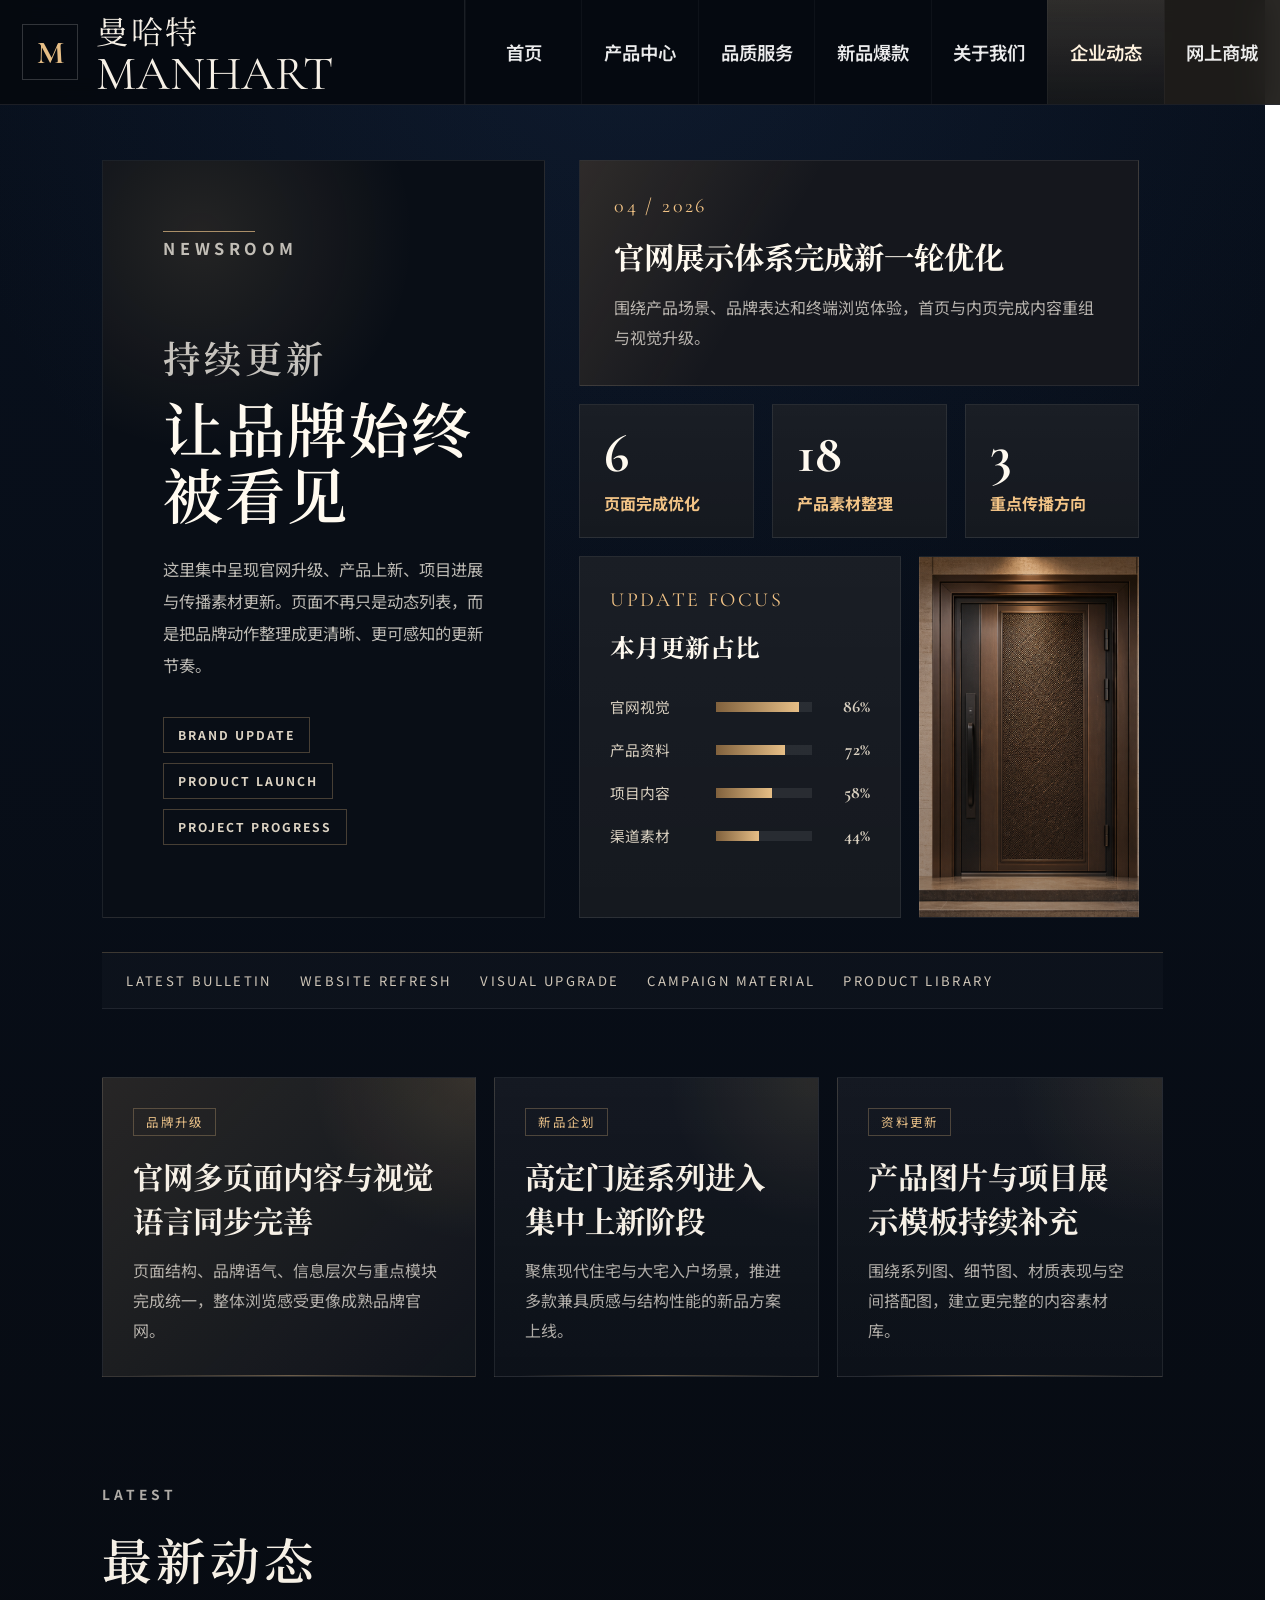
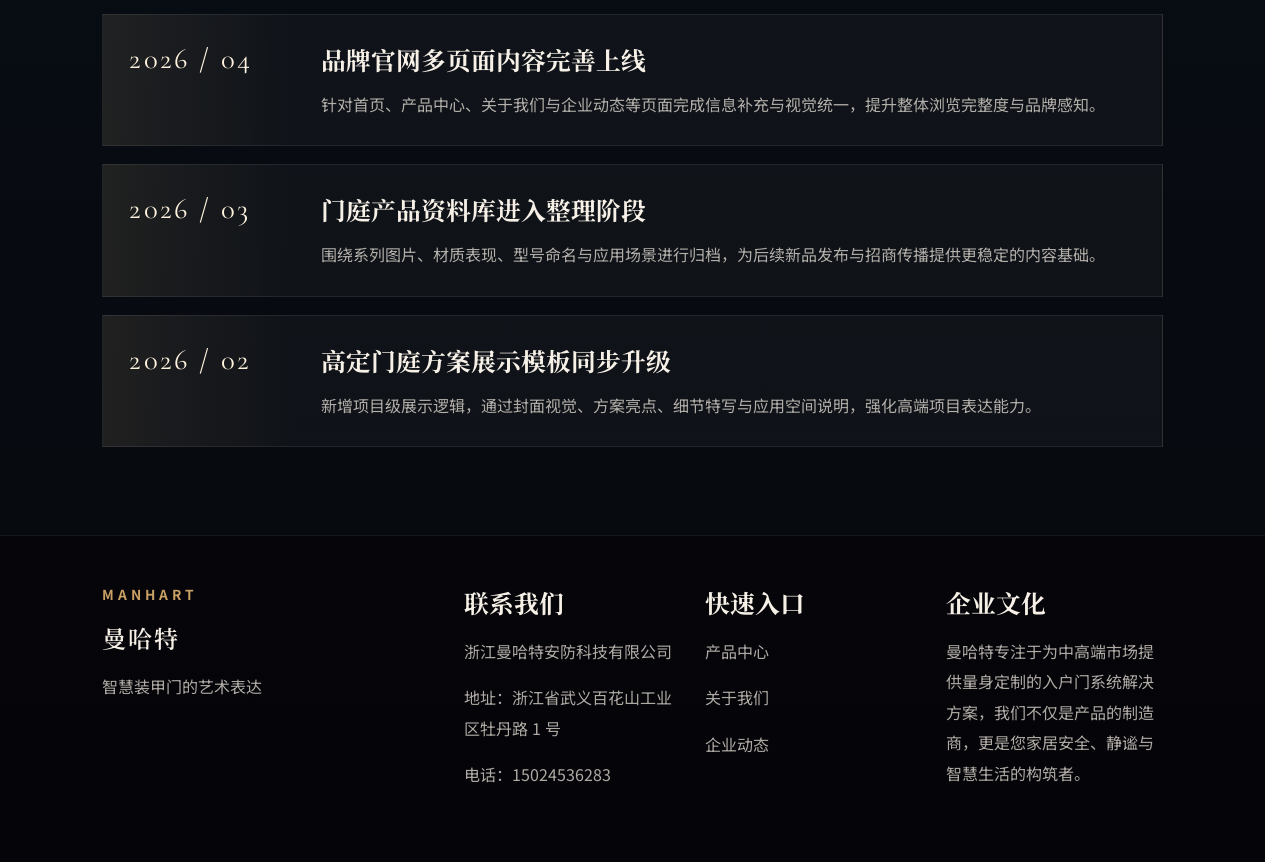
<file: news.html>
﻿<!DOCTYPE html>
<html lang="zh-CN">
<head>
  <meta charset="UTF-8">
  <meta name="viewport" content="width=device-width, initial-scale=1.0">
  <meta name="description" content="曼哈特新闻资讯，关注浙江曼哈特安防科技有限公司企业动态、产品资讯、门类行业趋势与高端安全门应用案例。">
  <meta name="keywords" content="曼哈特新闻,曼哈特资讯,曼哈特门官网,浙江曼哈特安防科技有限公司,浙江曼哈特,曼哈特安防,MANHART,安全门,装甲门,入户门">
  <meta name="robots" content="index, follow">
  <link rel="canonical" href="http://www.manhart.top/news.html">
  <meta property="og:type" content="website">
  <meta property="og:locale" content="zh_CN">
  <meta property="og:site_name" content="浙江曼哈特安防科技有限公司">
  <meta property="og:title" content="曼哈特新闻资讯 - 企业动态与产品资讯">
  <meta property="og:description" content="曼哈特新闻资讯，关注浙江曼哈特安防科技有限公司企业动态、产品资讯、门类行业趋势与高端安全门应用案例。">
  <meta property="og:url" content="http://www.manhart.top/news.html">
  <meta property="og:image" content="http://www.manhart.top/assets/featured-bg-lake-terrace.png">
  <meta name="twitter:card" content="summary_large_image">
  <title>曼哈特新闻资讯 - 企业动态与产品资讯 | MANHART</title>
  <link rel="icon" type="image/svg+xml" href="assets/favicon.svg">
  <link rel="preconnect" href="https://fonts.googleapis.com">
  <link rel="preconnect" href="https://fonts.gstatic.com" crossorigin>
  <link href="https://fonts.googleapis.com/css2?family=Cormorant+Garamond:wght@500;600;700&family=Noto+Sans+SC:wght@400;500;700&family=Noto+Serif+SC:wght@500;600;700&display=swap" rel="stylesheet">
  <link rel="stylesheet" href="style.css?v=20260424-news">
</head>
<body>
  <header class="site-header">
    <a class="brand-block" href="index.html" aria-label="MANHART 首页">
      <span class="brand-mark">M</span>
      <span class="brand-copy">
        <span class="brand-cn">曼哈特</span>
        <span class="brand-en">MANHART</span>
      </span>
    </a>
    <nav class="main-nav" aria-label="主导航">
      <a class="nav-link" href="index.html">首页</a>
      <a class="nav-link" href="products.html">产品中心</a>
      <a class="nav-link" href="service.html">品质服务</a>
      <a class="nav-link" href="featured.html">新品爆款</a>
      <a class="nav-link" href="about.html">关于我们</a>
      <a class="nav-link is-active" href="news.html">企业动态</a>
      <a class="nav-link nav-link--accent" href="store.html">网上商城</a>
    </nav>
  </header>

  <main class="page-shell news-page">
    <section class="news-hero">
      <div class="news-hero__copy">
        <p class="eyebrow">Newsroom</p>
        <h1>
          <span>持续更新</span>
          <span>让品牌始终被看见</span>
        </h1>
        <p>这里集中呈现官网升级、产品上新、项目进展与传播素材更新。页面不再只是动态列表，而是把品牌动作整理成更清晰、更可感知的更新节奏。</p>
        <div class="news-hero__tags">
          <span>Brand Update</span>
          <span>Product Launch</span>
          <span>Project Progress</span>
        </div>
      </div>

      <div class="news-dashboard">
        <article class="news-feature-card">
          <span>04 / 2026</span>
          <h2>官网展示体系完成新一轮优化</h2>
          <p>围绕产品场景、品牌表达和终端浏览体验，首页与内页完成内容重组与视觉升级。</p>
        </article>

        <div class="news-stat-grid">
          <article>
            <strong>6</strong>
            <span>页面完成优化</span>
          </article>
          <article>
            <strong>18</strong>
            <span>产品素材整理</span>
          </article>
          <article>
            <strong>3</strong>
            <span>重点传播方向</span>
          </article>
        </div>

        <article class="news-chart-card">
          <div class="news-chart-card__head">
            <span>Update Focus</span>
            <strong>本月更新占比</strong>
          </div>
          <div class="news-chart">
            <div class="news-chart__row">
              <span>官网视觉</span>
              <div><i style="width: 86%"></i></div>
              <b>86%</b>
            </div>
            <div class="news-chart__row">
              <span>产品资料</span>
              <div><i style="width: 72%"></i></div>
              <b>72%</b>
            </div>
            <div class="news-chart__row">
              <span>项目内容</span>
              <div><i style="width: 58%"></i></div>
              <b>58%</b>
            </div>
            <div class="news-chart__row">
              <span>渠道素材</span>
              <div><i style="width: 44%"></i></div>
              <b>44%</b>
            </div>
          </div>
        </article>

        <article class="news-image-card" aria-label="产品视觉展示"></article>
      </div>
    </section>

    <section class="ticker-band ticker-band--news">
      <span>Latest Bulletin</span>
      <span>Website Refresh</span>
      <span>Visual Upgrade</span>
      <span>Campaign Material</span>
      <span>Product Library</span>
    </section>

    <section class="headline-deck">
      <article class="headline-card headline-card--primary headline-card--editorial">
        <span class="headline-card__tag">品牌升级</span>
        <h3>官网多页面内容与视觉语言同步完善</h3>
        <p>页面结构、品牌语气、信息层次与重点模块完成统一，整体浏览感受更像成熟品牌官网。</p>
      </article>
      <article class="headline-card headline-card--editorial">
        <span class="headline-card__tag">新品企划</span>
        <h3>高定门庭系列进入集中上新阶段</h3>
        <p>聚焦现代住宅与大宅入户场景，推进多款兼具质感与结构性能的新品方案上线。</p>
      </article>
      <article class="headline-card headline-card--editorial">
        <span class="headline-card__tag">资料更新</span>
        <h3>产品图片与项目展示模板持续补充</h3>
        <p>围绕系列图、细节图、材质表现与空间搭配图，建立更完整的内容素材库。</p>
      </article>
    </section>

    <section class="news-runway">
      <div class="page-section__heading">
        <p class="eyebrow">Latest</p>
        <h2>最新动态</h2>
      </div>
      <div class="news-runway__list">
        <article class="news-strip">
          <span class="news-strip__date">2026 / 04</span>
          <div class="news-strip__body">
            <h3>品牌官网多页面内容完善上线</h3>
            <p>针对首页、产品中心、关于我们与企业动态等页面完成信息补充与视觉统一，提升整体浏览完整度与品牌感知。</p>
          </div>
        </article>
        <article class="news-strip">
          <span class="news-strip__date">2026 / 03</span>
          <div class="news-strip__body">
            <h3>门庭产品资料库进入整理阶段</h3>
            <p>围绕系列图片、材质表现、型号命名与应用场景进行归档，为后续新品发布与招商传播提供更稳定的内容基础。</p>
          </div>
        </article>
        <article class="news-strip">
          <span class="news-strip__date">2026 / 02</span>
          <div class="news-strip__body">
            <h3>高定门庭方案展示模板同步升级</h3>
            <p>新增项目级展示逻辑，通过封面视觉、方案亮点、细节特写与应用空间说明，强化高端项目表达能力。</p>
          </div>
        </article>
      </div>
    </section>
  </main>
  <footer class="site-footer">
    <div class="site-footer__brand">
      <p class="eyebrow">MANHART</p>
      <h2>曼哈特</h2>
      <p>智慧装甲门的艺术表达</p>
    </div>
    <div class="site-footer__info">
      <div><h3>联系我们</h3><p>浙江曼哈特安防科技有限公司</p><p>地址：浙江省武义百花山工业区牡丹路 1 号</p><p>电话：15024536283</p></div>
      <div><h3>快速入口</h3><p><a href="products.html">产品中心</a></p><p><a href="about.html">关于我们</a></p><p><a href="news.html">企业动态</a></p></div>
      <div><h3>企业文化</h3><p>曼哈特专注于为中高端市场提供量身定制的入户门系统解决方案，我们不仅是产品的制造商，更是您家居安全、静谧与智慧生活的构筑者。</p></div>
    </div>
  </footer>
  <script>
    window.difyChatbotConfig = {
      token: 'IIna7VGmdjk7Jjhm',
      inputs: {},
      systemVariables: {},
      userVariables: {},
    };
  </script>
  <script
    src="https://udify.app/embed.min.js"
    id="IIna7VGmdjk7Jjhm"
    defer>
  </script>
</body>
</html>
</file>
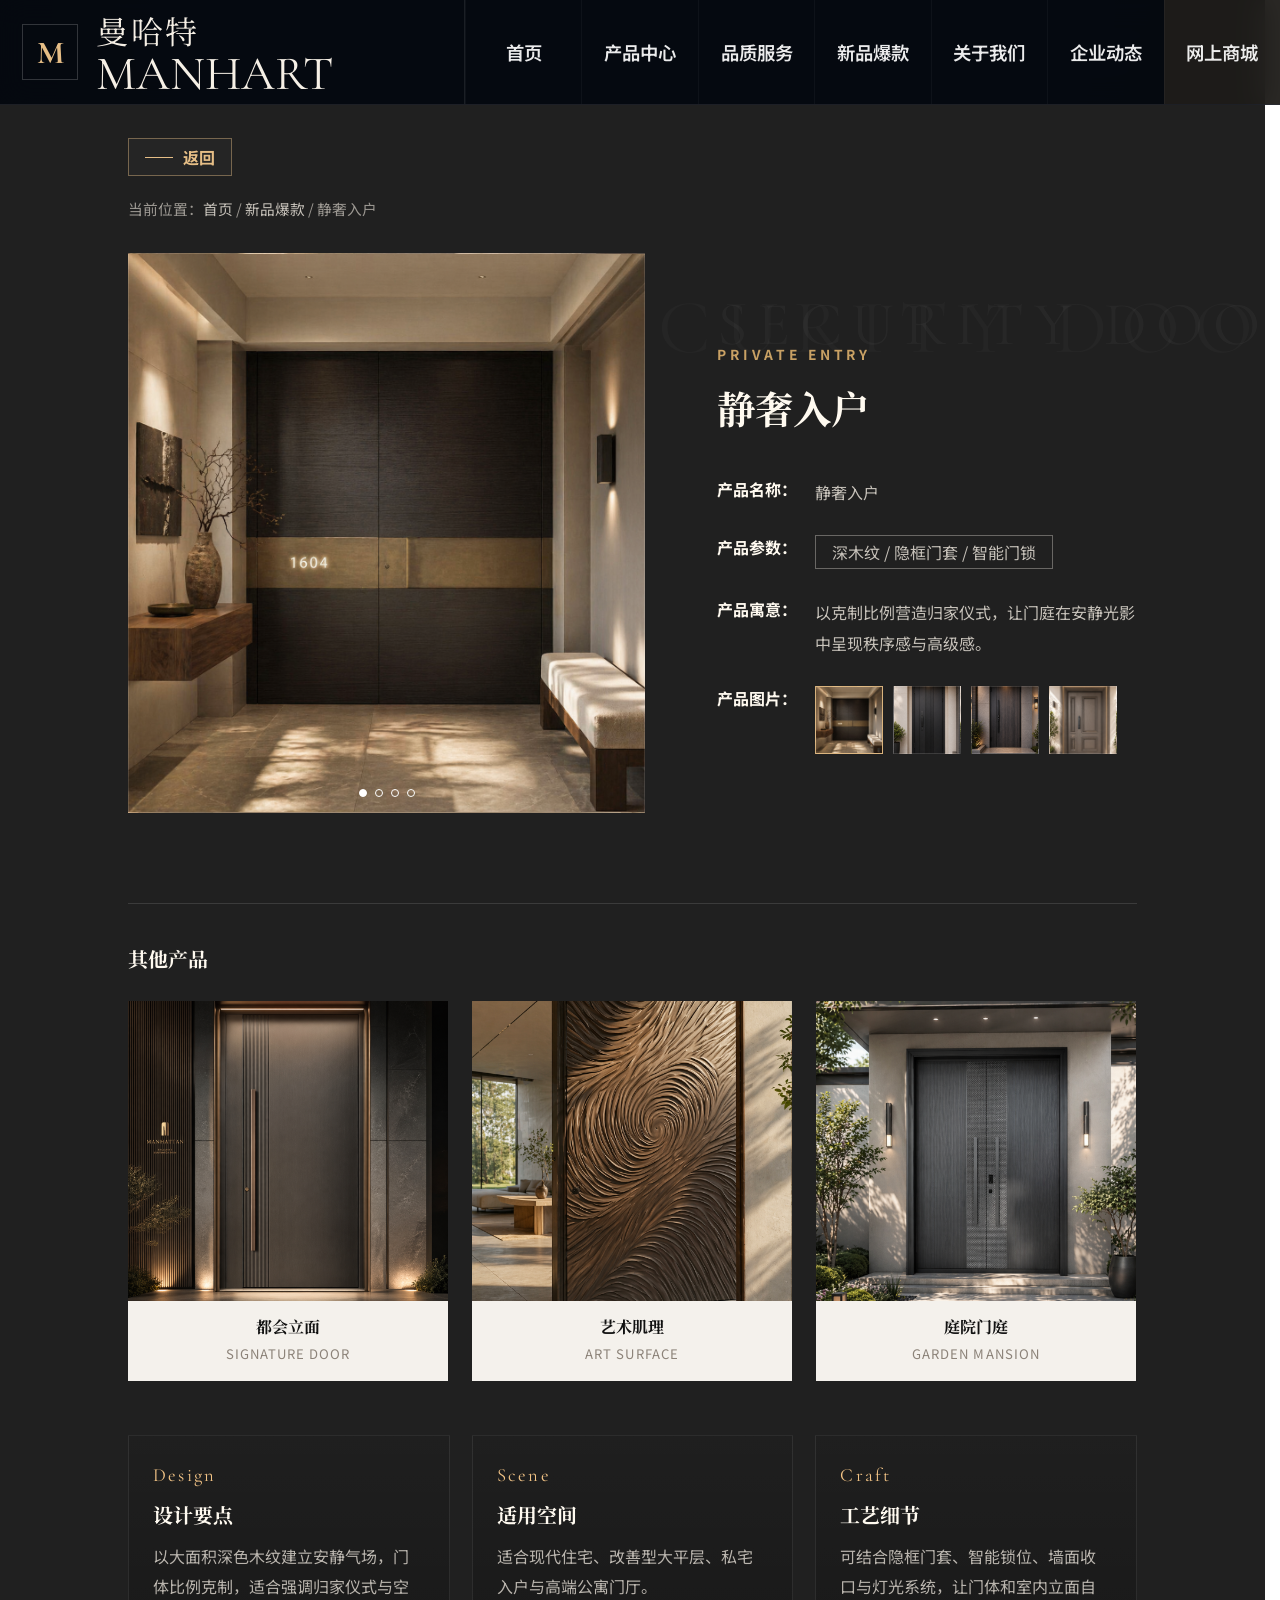
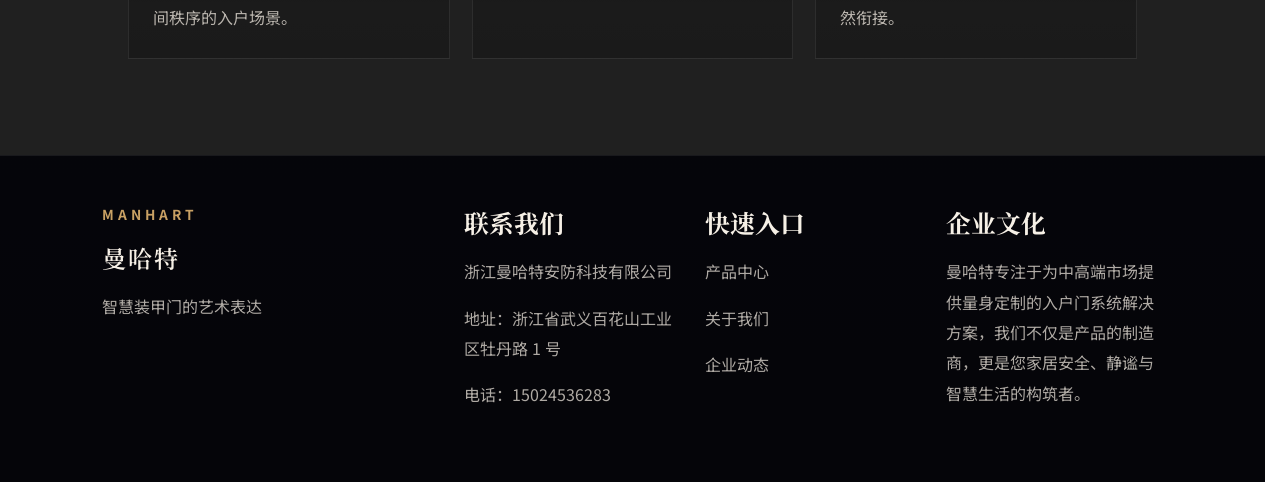
<file: product-detail.html>
﻿<!DOCTYPE html>
<html lang="zh-CN">
<head>
  <meta charset="UTF-8">
  <meta name="viewport" content="width=device-width, initial-scale=1.0">
  <meta name="description" content="曼哈特产品详情，展示 MANHART 入户门、装甲门、安全门与高端门庭产品风格。">
  <meta name="keywords" content="曼哈特产品详情,曼哈特入户门,曼哈特装甲门,曼哈特安全门,曼哈特门官网,MANHART,门庭美学">
  <meta name="robots" content="index, follow">
  <link rel="canonical" href="http://www.manhart.top/product-detail.html">
  <meta property="og:type" content="website">
  <meta property="og:locale" content="zh_CN">
  <meta property="og:site_name" content="浙江曼哈特安防科技有限公司">
  <meta property="og:title" content="曼哈特产品详情 - 入户门 装甲门 安全门">
  <meta property="og:description" content="曼哈特产品详情，展示 MANHART 入户门、装甲门、安全门与高端门庭产品风格。">
  <meta property="og:url" content="http://www.manhart.top/product-detail.html">
  <meta property="og:image" content="http://www.manhart.top/assets/recommend-01.png">
  <meta name="twitter:card" content="summary_large_image">
  <title>曼哈特产品详情 - 入户门 装甲门 安全门 | MANHART</title>
  <link rel="icon" type="image/svg+xml" href="assets/favicon.svg">
  <link rel="preconnect" href="https://fonts.googleapis.com">
  <link rel="preconnect" href="https://fonts.gstatic.com" crossorigin>
  <link href="https://fonts.googleapis.com/css2?family=Cormorant+Garamond:wght@500;600;700&family=Noto+Sans+SC:wght@400;500;700&family=Noto+Serif+SC:wght@500;600;700&display=swap" rel="stylesheet">
  <link rel="stylesheet" href="style.css?v=20260505-detail">
</head>
<body>
  <header class="site-header">
    <a class="brand-block" href="index.html" aria-label="MANHART 首页">
      <span class="brand-mark">M</span>
      <span class="brand-copy">
        <span class="brand-cn">曼哈特</span>
        <span class="brand-en">MANHART</span>
      </span>
    </a>
    <nav class="main-nav" aria-label="主导航">
      <a class="nav-link" href="index.html">首页</a>
      <a class="nav-link" href="products.html">产品中心</a>
      <a class="nav-link" href="service.html">品质服务</a>
      <a class="nav-link" href="featured.html">新品爆款</a>
      <a class="nav-link" href="about.html">关于我们</a>
      <a class="nav-link" href="news.html">企业动态</a>
      <a class="nav-link nav-link--accent" href="store.html">网上商城</a>
    </nav>
  </header>

  <main class="detail-page">
    <button class="detail-return" type="button" data-detail-return>返回</button>
    <div class="detail-breadcrumb">
      当前位置：<a href="index.html">首页</a> / <a href="index.html#product-preview">新品爆款</a> / <span data-detail-title-short>静奢入户</span>
    </div>

    <section class="detail-product" aria-labelledby="detail-title">
      <div class="detail-gallery">
        <div class="detail-gallery__main" data-detail-image></div>
        <div class="detail-gallery__dots" aria-hidden="true">
          <span></span><span></span><span></span><span></span>
        </div>
      </div>

      <div class="detail-info">
        <p class="detail-info__watermark">SECURITY DOOR SERIES</p>
        <p class="eyebrow" data-detail-series>Private Entry</p>
        <h1 id="detail-title" data-detail-title>静奢入户</h1>

        <dl class="detail-fields">
          <div>
            <dt>产品名称：</dt>
            <dd data-detail-name>静奢入户</dd>
          </div>
          <div>
            <dt>产品参数：</dt>
            <dd><span data-detail-param>深木纹 / 隐框门套 / 智能门锁</span></dd>
          </div>
          <div>
            <dt>产品寓意：</dt>
            <dd data-detail-text>以克制比例营造归家仪式，让门庭在安静光影中呈现秩序感与高级感。</dd>
          </div>
          <div>
            <dt>产品图片：</dt>
            <dd class="detail-thumbs" data-detail-thumbs></dd>
          </div>
        </dl>
      </div>
    </section>

    <section class="detail-related" aria-labelledby="related-title">
      <h2 id="related-title">其他产品</h2>
      <div class="detail-related__grid" data-related-products></div>
    </section>

    <section class="detail-story" aria-label="产品设计说明">
      <article>
        <span>Design</span>
        <h2>设计要点</h2>
        <p data-detail-design>以门体比例、门套尺度和材料秩序建立完整的入户视觉，让门庭成为建筑立面的第一处记忆点。</p>
      </article>
      <article>
        <span>Scene</span>
        <h2>适用空间</h2>
        <p data-detail-scene>适合高端住宅、别墅门庭、私宅会所与改善型入户空间，可根据建筑气质调整材质、色系与门型比例。</p>
      </article>
      <article>
        <span>Craft</span>
        <h2>工艺细节</h2>
        <p data-detail-craft>强调结构稳定、饰面质感、五金匹配与安装收口，让安全性能和审美表达在日常使用中保持一致。</p>
      </article>
    </section>
  </main>

  <script>
    const products = {
      "private-entry": {
        series: "Private Entry",
        title: "静奢入户",
        param: "深木纹 / 隐框门套 / 智能门锁",
        text: "以克制比例营造归家仪式，让门庭在安静光影中呈现秩序感与高级感。",
        design: "以大面积深色木纹建立安静气场，门体比例克制，适合强调归家仪式与空间秩序的入户场景。",
        scene: "适合现代住宅、改善型大平层、私宅入户与高端公寓门厅。",
        craft: "可结合隐框门套、智能锁位、墙面收口与灯光系统，让门体和室内立面自然衔接。",
        image: "assets/recommend-01.png",
        thumbs: ["assets/recommend-01.png", "assets/entry-door-01.png", "assets/entry-door-02.png", "assets/recommend-05.png"]
      },
      "signature-door": {
        series: "Signature Door",
        title: "都会立面",
        param: "深灰金属 / 线性灯带 / 大宅比例",
        text: "深色材质与灯光勾勒门庭秩序，让建筑入口拥有清晰的立面焦点。",
        design: "通过深灰金属、纵向线条和灯光层次塑造都会感，突出入口立面的挺拔尺度。",
        scene: "适合别墅主入口、大宅门厅、高端会所和强调建筑立面的项目。",
        craft: "注重门体结构、金属饰面、灯带预留和门套比例，形成更完整的入口系统。",
        image: "assets/recommend-02.png",
        thumbs: ["assets/recommend-02.png", "assets/armor-door-03.png", "assets/armor-door-04.png", "assets/featured-door-bg.png"]
      },
      "art-surface": {
        series: "Art Surface",
        title: "艺术肌理",
        param: "立体纹理 / 艺术饰面 / 光影肌理",
        text: "纹理与光影共同塑造空间焦点，让门面成为具有识别度的视觉作品。",
        design: "以立体纹理制造视觉流动感，在不同光线下呈现细腻层次。",
        scene: "适合样板间、艺术住宅、设计型私宅和需要强化门面识别度的空间。",
        craft: "通过表面肌理、饰面色泽和灯光角度配合，让装饰性与安全门结构并存。",
        image: "assets/recommend-03.png",
        thumbs: ["assets/recommend-03.png", "assets/featured-luxury-01.png", "assets/featured-luxury-03.png", "assets/featured-luxury-05.png"]
      },
      "garden-mansion": {
        series: "Garden Mansion",
        title: "庭院门庭",
        param: "庭院入口 / 景观衔接 / 户外门庭",
        text: "让建筑入口与景观自然衔接，适合别墅院落和大宅门庭空间。",
        design: "把门体、檐口、墙面和景观纳入同一视觉关系，让入口更有从容的归家节奏。",
        scene: "适合庭院住宅、别墅院门、独栋项目和需要与景观融合的建筑入口。",
        craft: "关注户外耐候、门体尺度、灯光位置和入口动线，提升整体门庭完成度。",
        image: "assets/recommend-04.png",
        thumbs: ["assets/recommend-04.png", "assets/hero-coast-sunrise.png", "assets/entry-door-04.png", "assets/armor-door-05.png"]
      },
      "smart-classic": {
        series: "Smart Classic",
        title: "智能雅门",
        param: "经典门型 / 智能识别 / 安防结构",
        text: "把安全配置融入经典门型细节，兼顾雅致外观与日常使用体验。",
        design: "在经典门型比例中融入智能锁控，让安全配置不破坏整体门面气质。",
        scene: "适合城市住宅、改善型入户、精装项目和偏经典审美的门庭空间。",
        craft: "强调锁体位置、面板比例、门体结构和五金细节的协调，提升日常使用稳定性。",
        image: "assets/recommend-05.png",
        thumbs: ["assets/recommend-05.png", "assets/entry-door-03.png", "assets/entry-door-05.png", "assets/recommend-01.png"]
      }
    };

    const params = new URLSearchParams(window.location.search);
    const id = params.get("id") || "private-entry";
    const product = products[id] || products["private-entry"];
    const mainImage = document.querySelector("[data-detail-image]");
    const returnButton = document.querySelector("[data-detail-return]");

    returnButton.addEventListener("click", () => {
      if (window.history.length > 1) {
        window.history.back();
      } else {
        window.location.href = "index.html#product-preview";
      }
    });

    document.querySelectorAll("[data-detail-title]").forEach((item) => item.textContent = product.title);
    document.querySelector("[data-detail-title-short]").textContent = product.title;
    document.querySelector("[data-detail-series]").textContent = product.series;
    document.querySelector("[data-detail-name]").textContent = product.title;
    document.querySelector("[data-detail-param]").textContent = product.param;
    document.querySelector("[data-detail-text]").textContent = product.text;
    document.querySelector("[data-detail-design]").textContent = product.design;
    document.querySelector("[data-detail-scene]").textContent = product.scene;
    document.querySelector("[data-detail-craft]").textContent = product.craft;
    mainImage.style.backgroundImage = `url("${product.image}")`;

    const thumbs = document.querySelector("[data-detail-thumbs]");
    product.thumbs.forEach((src, index) => {
      const button = document.createElement("button");
      button.type = "button";
      button.className = index === 0 ? "is-active" : "";
      button.style.backgroundImage = `url("${src}")`;
      button.setAttribute("aria-label", `查看产品图片 ${index + 1}`);
      button.addEventListener("click", () => {
        mainImage.style.backgroundImage = `url("${src}")`;
        thumbs.querySelectorAll("button").forEach((item) => item.classList.toggle("is-active", item === button));
      });
      thumbs.appendChild(button);
    });

    const related = document.querySelector("[data-related-products]");
    Object.entries(products).filter(([key]) => key !== id).slice(0, 3).forEach(([key, item]) => {
      const link = document.createElement("a");
      link.href = `product-detail.html?id=${key}`;
      link.className = "detail-related__card";
      link.innerHTML = `<span style="background-image:url('${item.image}')"></span><strong>${item.title}</strong><em>${item.series}</em>`;
      related.appendChild(link);
    });
  </script>
  <footer class="site-footer">
    <div class="site-footer__brand">
      <p class="eyebrow">MANHART</p>
      <h2>曼哈特</h2>
      <p>智慧装甲门的艺术表达</p>
    </div>
    <div class="site-footer__info">
      <div><h3>联系我们</h3><p>浙江曼哈特安防科技有限公司</p><p>地址：浙江省武义百花山工业区牡丹路 1 号</p><p>电话：15024536283</p></div>
      <div><h3>快速入口</h3><p><a href="products.html">产品中心</a></p><p><a href="about.html">关于我们</a></p><p><a href="news.html">企业动态</a></p></div>
      <div><h3>企业文化</h3><p>曼哈特专注于为中高端市场提供量身定制的入户门系统解决方案，我们不仅是产品的制造商，更是您家居安全、静谧与智慧生活的构筑者。</p></div>
    </div>
  </footer>
  <script>
    window.difyChatbotConfig = {
      token: 'IIna7VGmdjk7Jjhm',
      inputs: {},
      systemVariables: {},
      userVariables: {},
    };
  </script>
  <script
    src="https://udify.app/embed.min.js"
    id="IIna7VGmdjk7Jjhm"
    defer>
  </script>
</body>
</html>
</file>
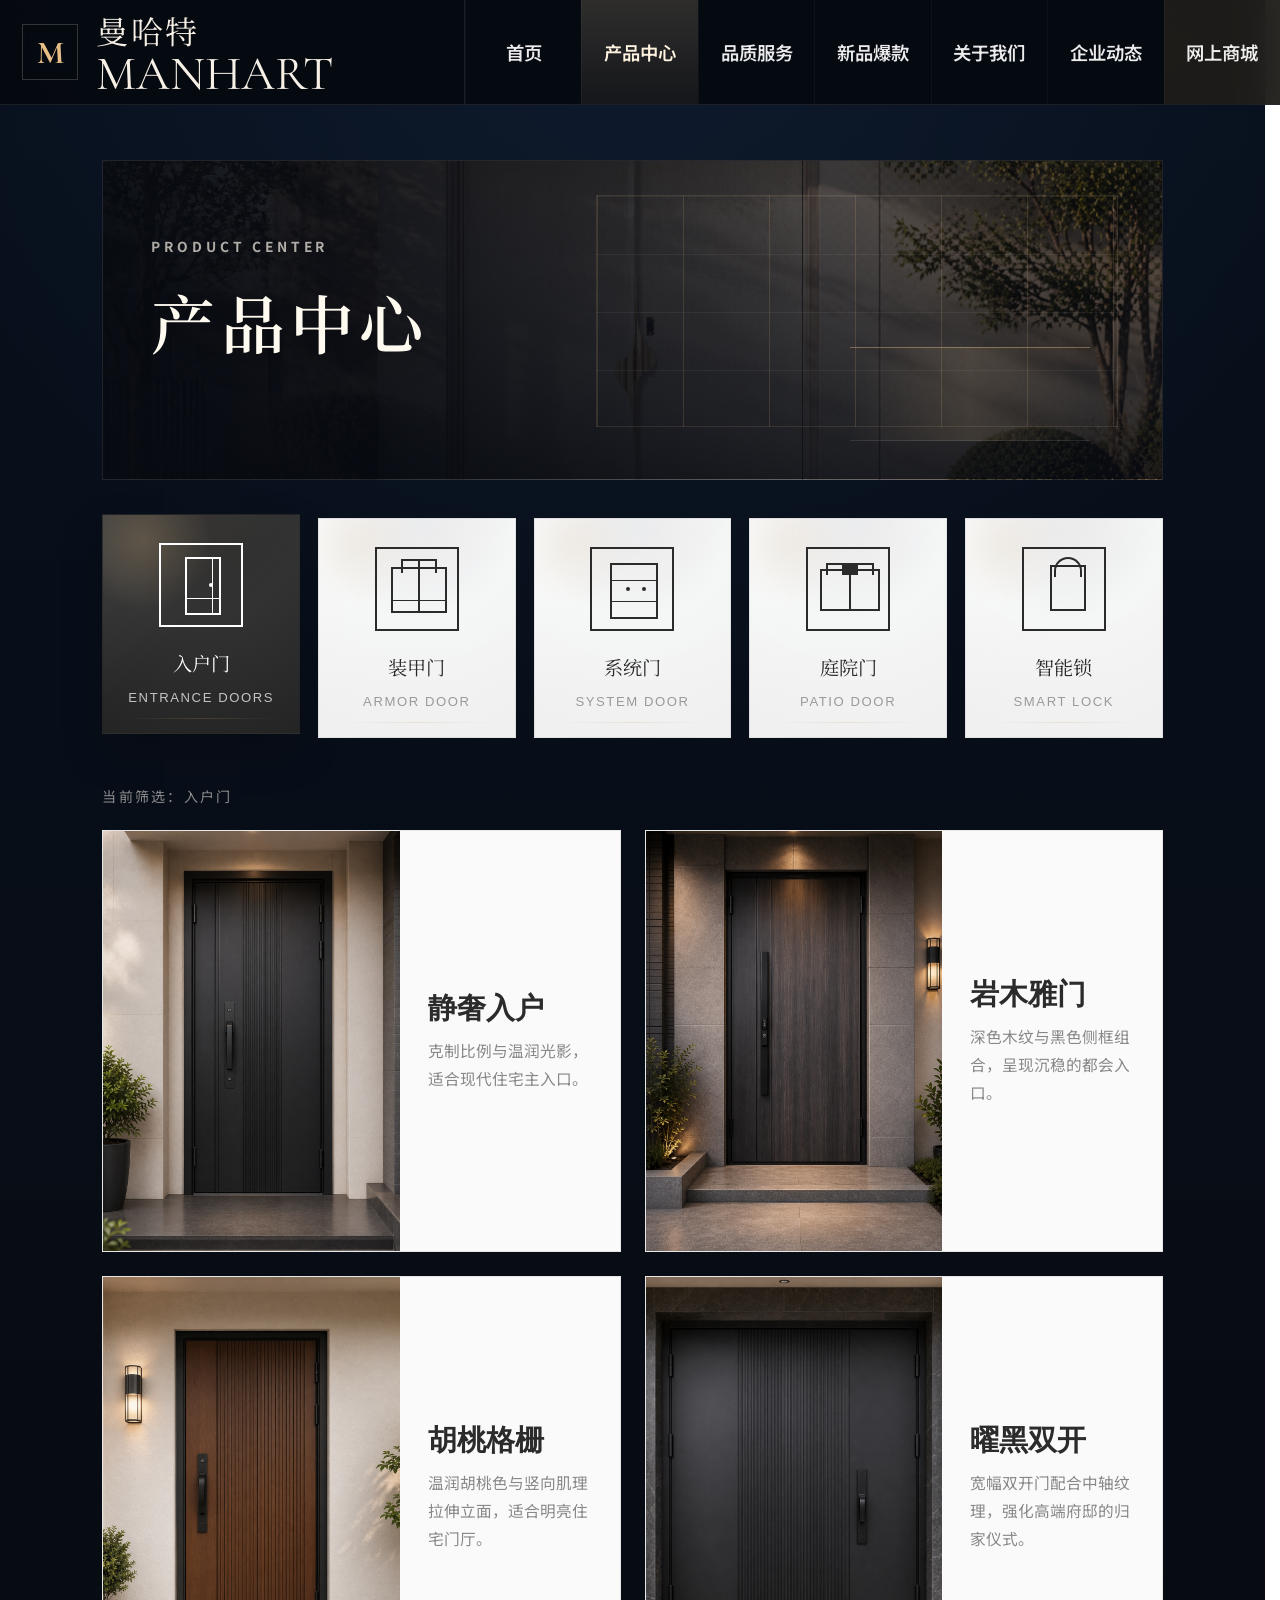
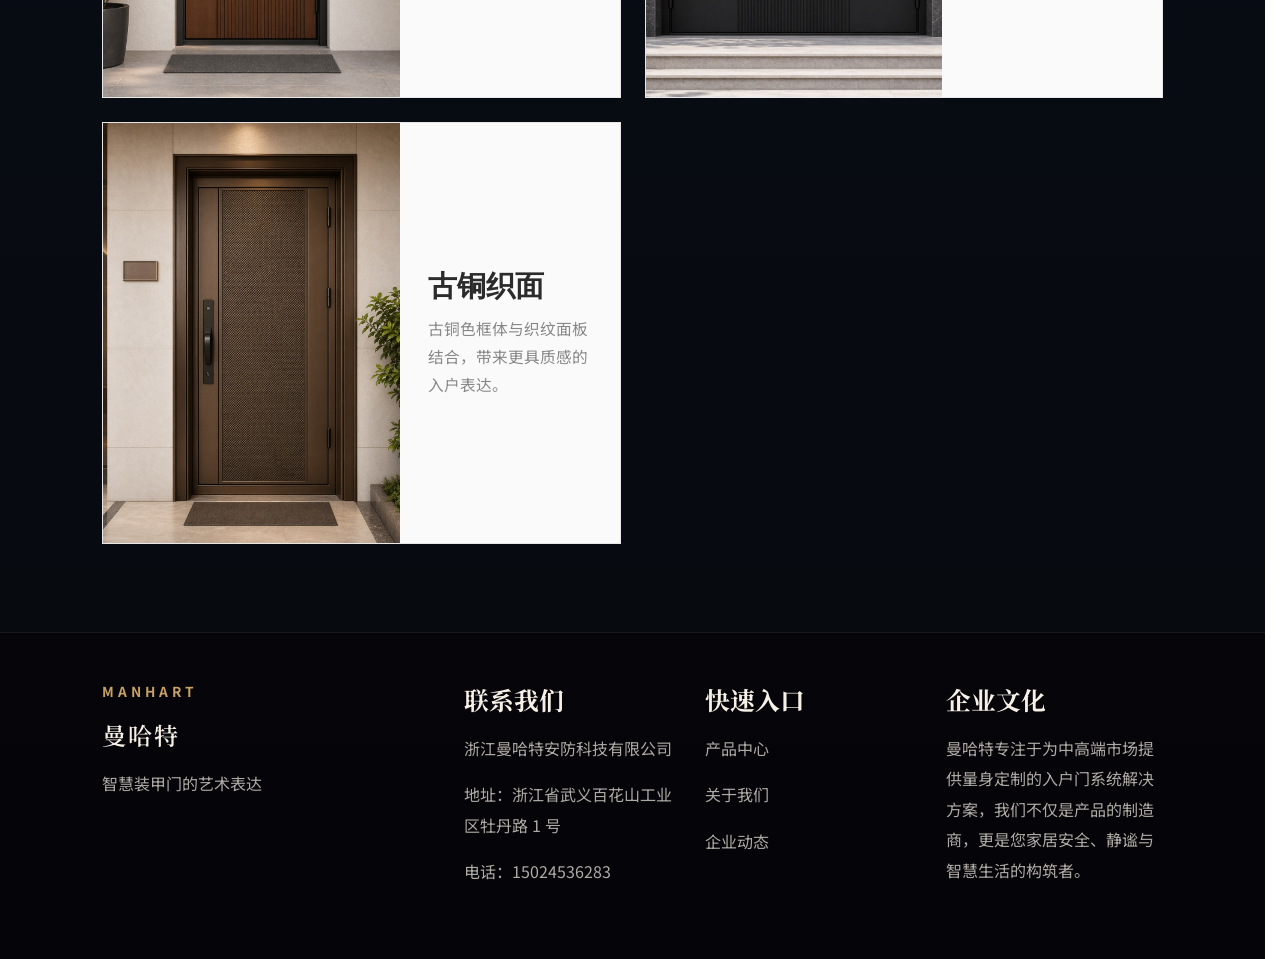
<file: products.html>
﻿<!DOCTYPE html>
<html lang="zh-CN">
<head>
  <meta charset="UTF-8">
  <meta name="viewport" content="width=device-width, initial-scale=1.0">
  <meta name="description" content="曼哈特门产品中心，展示高端安全门、装甲门、入户门产品系列，覆盖别墅、住宅与工程配套门庭方案。">
  <meta name="keywords" content="曼哈特安全门,曼哈特装甲门,曼哈特入户门,曼哈特门官网,浙江曼哈特,曼哈特安防,曼哈特门业,MANHART,高端门,别墅门,工程门">
  <meta name="robots" content="index, follow">
  <link rel="canonical" href="http://www.manhart.top/products.html">
  <meta property="og:type" content="website">
  <meta property="og:locale" content="zh_CN">
  <meta property="og:site_name" content="浙江曼哈特安防科技有限公司">
  <meta property="og:title" content="曼哈特产品中心 - 安全门 装甲门 入户门">
  <meta property="og:description" content="曼哈特门产品中心，展示高端安全门、装甲门、入户门产品系列，覆盖别墅、住宅与工程配套门庭方案。">
  <meta property="og:url" content="http://www.manhart.top/products.html">
  <meta property="og:image" content="http://www.manhart.top/assets/entry-door-01.png">
  <meta name="twitter:card" content="summary_large_image">
  <title>曼哈特产品中心 - 安全门 装甲门 入户门 | MANHART</title>
  <link rel="icon" type="image/svg+xml" href="assets/favicon.svg">
  <link rel="preconnect" href="https://fonts.googleapis.com">
  <link rel="preconnect" href="https://fonts.gstatic.com" crossorigin>
  <link href="https://fonts.googleapis.com/css2?family=Cormorant+Garamond:wght@500;600;700&family=Noto+Sans+SC:wght@400;500;700&family=Noto+Serif+SC:wght@500;600;700&display=swap" rel="stylesheet">
  <link rel="stylesheet" href="style.css?v=20260423-21">
</head>
<body>
  <header class="site-header">
    <a class="brand-block" href="index.html" aria-label="MANHART 首页">
      <span class="brand-mark">M</span>
      <span class="brand-copy">
        <span class="brand-cn">曼哈特</span>
        <span class="brand-en">MANHART</span>
      </span>
    </a>
    <nav class="main-nav" aria-label="主导航">
      <a class="nav-link" href="index.html">首页</a>
      <a class="nav-link is-active" href="products.html">产品中心</a>
      <a class="nav-link" href="service.html">品质服务</a>
      <a class="nav-link" href="featured.html">新品爆款</a>
      <a class="nav-link" href="about.html">关于我们</a>
      <a class="nav-link" href="news.html">企业动态</a>
      <a class="nav-link nav-link--accent" href="store.html">网上商城</a>
    </nav>
  </header>

  <main class="page-shell product-page">
    <section class="page-hero product-page__hero">
      <p class="eyebrow">Product Center</p>
      <h1>产品中心</h1>
    </section>

    <section class="category-strip" aria-label="产品分类">
      <button class="category-tile is-active" type="button" data-category-filter="entry">
        <span class="category-tile__icon category-tile__icon--door"></span>
        <span class="category-tile__title">入户门</span>
        <span class="category-tile__en">ENTRANCE DOORS</span>
      </button>
      <button class="category-tile" type="button" data-category-filter="armor">
        <span class="category-tile__icon category-tile__icon--villa"></span>
            <span class="category-tile__title">装甲门</span>
            <span class="category-tile__en">ARMOR DOOR</span>
      </button>
      <button class="category-tile" type="button" data-category-filter="system">
        <span class="category-tile__icon category-tile__icon--system"></span>
        <span class="category-tile__title">系统门</span>
        <span class="category-tile__en">SYSTEM DOOR</span>
      </button>
      <button class="category-tile" type="button" data-category-filter="courtyard">
        <span class="category-tile__icon category-tile__icon--patio"></span>
        <span class="category-tile__title">庭院门</span>
        <span class="category-tile__en">PATIO DOOR</span>
      </button>
      <button class="category-tile" type="button" data-category-filter="smart">
        <span class="category-tile__icon category-tile__icon--lock"></span>
        <span class="category-tile__title">智能锁</span>
        <span class="category-tile__en">SMART LOCK</span>
      </button>
    </section>

    <section class="series-switch">
      <span class="series-switch__label" data-filter-label>当前筛选：入户门</span>
    </section>

    <section class="product-gallery" aria-label="产品列表">
      <article class="gallery-card" data-category="entry">
        <div class="gallery-card__image gallery-card__image--entry-01"></div>
        <div class="gallery-card__meta">
          <h3>静奢入户</h3>
          <p>克制比例与温润光影，适合现代住宅主入口。</p>
        </div>
      </article>
      <article class="gallery-card" data-category="entry">
        <div class="gallery-card__image gallery-card__image--entry-02"></div>
        <div class="gallery-card__meta">
          <h3>岩木雅门</h3>
          <p>深色木纹与黑色侧框组合，呈现沉稳的都会入口。</p>
        </div>
      </article>
      <article class="gallery-card" data-category="entry">
        <div class="gallery-card__image gallery-card__image--entry-03"></div>
        <div class="gallery-card__meta">
          <h3>胡桃格栅</h3>
          <p>温润胡桃色与竖向肌理拉伸立面，适合明亮住宅门厅。</p>
        </div>
      </article>
      <article class="gallery-card" data-category="entry">
        <div class="gallery-card__image gallery-card__image--entry-04"></div>
        <div class="gallery-card__meta">
          <h3>曜黑双开</h3>
          <p>宽幅双开门配合中轴纹理，强化高端府邸的归家仪式。</p>
        </div>
      </article>
      <article class="gallery-card" data-category="entry">
        <div class="gallery-card__image gallery-card__image--entry-05"></div>
        <div class="gallery-card__meta">
          <h3>古铜织面</h3>
          <p>古铜色框体与织纹面板结合，带来更具质感的入户表达。</p>
        </div>
      </article>
      <article class="gallery-card" data-category="armor">
        <div class="gallery-card__image gallery-card__image--armor-01"></div>
        <div class="gallery-card__meta">
          <h3>都会装甲</h3>
          <p>深色材质与灯光层次，塑造沉稳府邸入口。</p>
        </div>
      </article>
      <article class="gallery-card" data-category="armor">
        <div class="gallery-card__image gallery-card__image--armor-02"></div>
        <div class="gallery-card__meta">
          <h3>尊邸门庭</h3>
          <p>厚重结构与高端立面比例，强调归家仪式。</p>
        </div>
      </article>
      <article class="gallery-card" data-category="armor">
        <div class="gallery-card__image gallery-card__image--armor-03"></div>
        <div class="gallery-card__meta">
          <h3>曜石装甲</h3>
          <p>石材门庭与强化框体结合，呈现更稳固的安全感。</p>
        </div>
      </article>
      <article class="gallery-card" data-category="armor">
        <div class="gallery-card__image gallery-card__image--armor-04"></div>
        <div class="gallery-card__meta">
          <h3>胡桃重构</h3>
          <p>木纹金属面板叠加装甲结构，让厚重门型更显温润。</p>
        </div>
      </article>
      <article class="gallery-card" data-category="armor">
        <div class="gallery-card__image gallery-card__image--armor-05"></div>
        <div class="gallery-card__meta">
          <h3>铂金几何</h3>
          <p>香槟金属线条与几何分缝，适合现代大宅入口。</p>
        </div>
      </article>
      <article class="gallery-card" data-category="system">
        <div class="gallery-card__image gallery-card__image--system-01"></div>
        <div class="gallery-card__meta">
          <h3>系统平衡</h3>
          <p>门体、墙面、门控与安装体验的一体化表达。</p>
        </div>
      </article>
      <article class="gallery-card" data-category="system">
        <div class="gallery-card__image gallery-card__image--system-02"></div>
        <div class="gallery-card__meta">
          <h3>秩序立面</h3>
          <p>以结构线条和精密五金强化门庭完整度。</p>
        </div>
      </article>
      <article class="gallery-card" data-category="courtyard">
        <div class="gallery-card__image gallery-card__image--courtyard-01"></div>
        <div class="gallery-card__meta">
          <h3>庭院门庭</h3>
          <p>连接建筑入口与景观动线，提升第一印象。</p>
        </div>
      </article>
      <article class="gallery-card" data-category="smart">
        <div class="gallery-card__image gallery-card__image--smart-01"></div>
        <div class="gallery-card__meta">
          <h3>智能门控</h3>
          <p>把识别、安全联动与日常使用体验藏进细节。</p>
        </div>
      </article>
    </section>
  </main>
  <script>
    const categoryButtons = document.querySelectorAll('[data-category-filter]');
    const productCards = document.querySelectorAll('[data-category]');
    const filterLabel = document.querySelector('[data-filter-label]');

    function applyProductFilter(category, label) {
      categoryButtons.forEach((button) => {
        button.classList.toggle('is-active', button.dataset.categoryFilter === category);
      });
      productCards.forEach((card) => {
        card.hidden = card.dataset.category !== category;
      });
      filterLabel.textContent = `当前筛选：${label}`;
    }

    categoryButtons.forEach((button) => {
      button.addEventListener('click', () => {
        const label = button.querySelector('.category-tile__title').textContent.trim();
        applyProductFilter(button.dataset.categoryFilter, label);
      });
    });

    applyProductFilter('entry', '入户门');
  </script>
  <footer class="site-footer">
    <div class="site-footer__brand">
      <p class="eyebrow">MANHART</p>
      <h2>曼哈特</h2>
      <p>智慧装甲门的艺术表达</p>
    </div>
    <div class="site-footer__info">
      <div><h3>联系我们</h3><p>浙江曼哈特安防科技有限公司</p><p>地址：浙江省武义百花山工业区牡丹路 1 号</p><p>电话：15024536283</p></div>
      <div><h3>快速入口</h3><p><a href="products.html">产品中心</a></p><p><a href="about.html">关于我们</a></p><p><a href="news.html">企业动态</a></p></div>
      <div><h3>企业文化</h3><p>曼哈特专注于为中高端市场提供量身定制的入户门系统解决方案，我们不仅是产品的制造商，更是您家居安全、静谧与智慧生活的构筑者。</p></div>
    </div>
  </footer>
  <script>
    window.difyChatbotConfig = {
      token: 'IIna7VGmdjk7Jjhm',
      inputs: {},
      systemVariables: {},
      userVariables: {},
    };
  </script>
  <script
    src="https://udify.app/embed.min.js"
    id="IIna7VGmdjk7Jjhm"
    defer>
  </script>
</body>
</html>
</file>
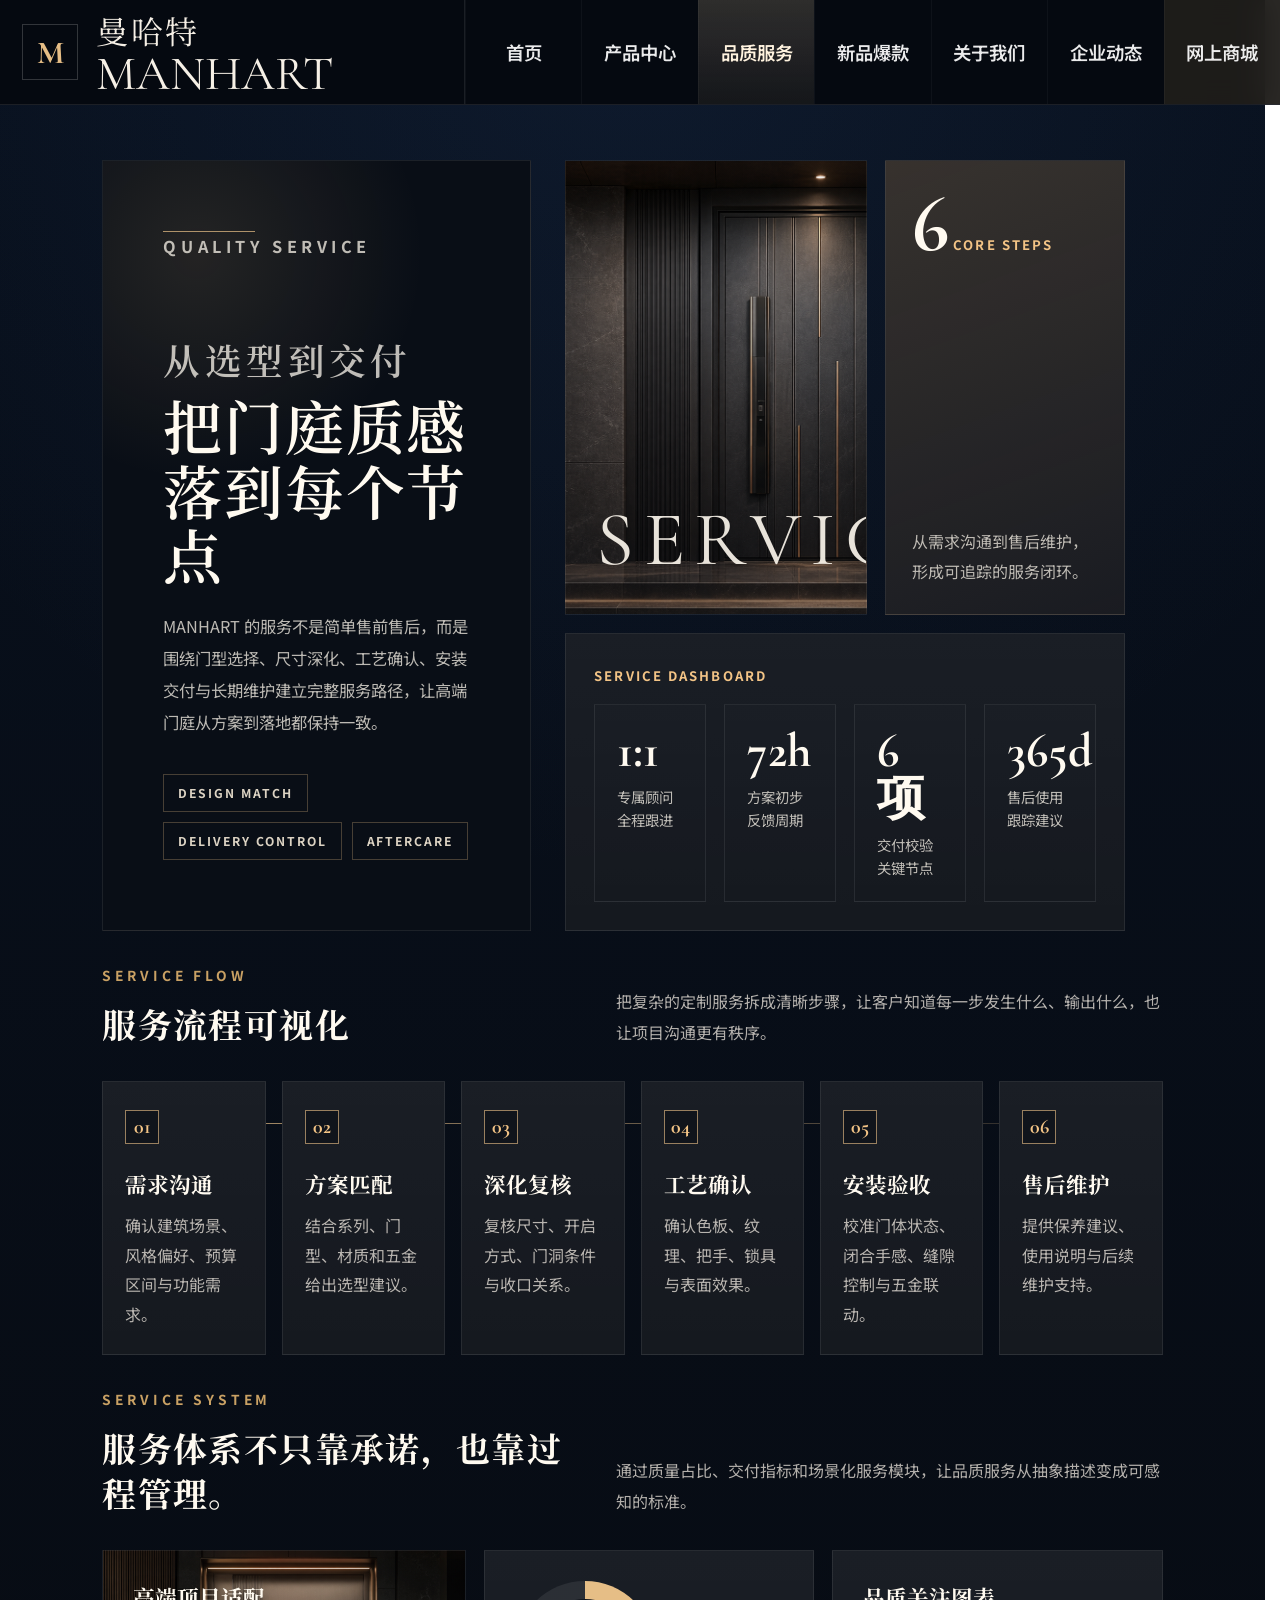
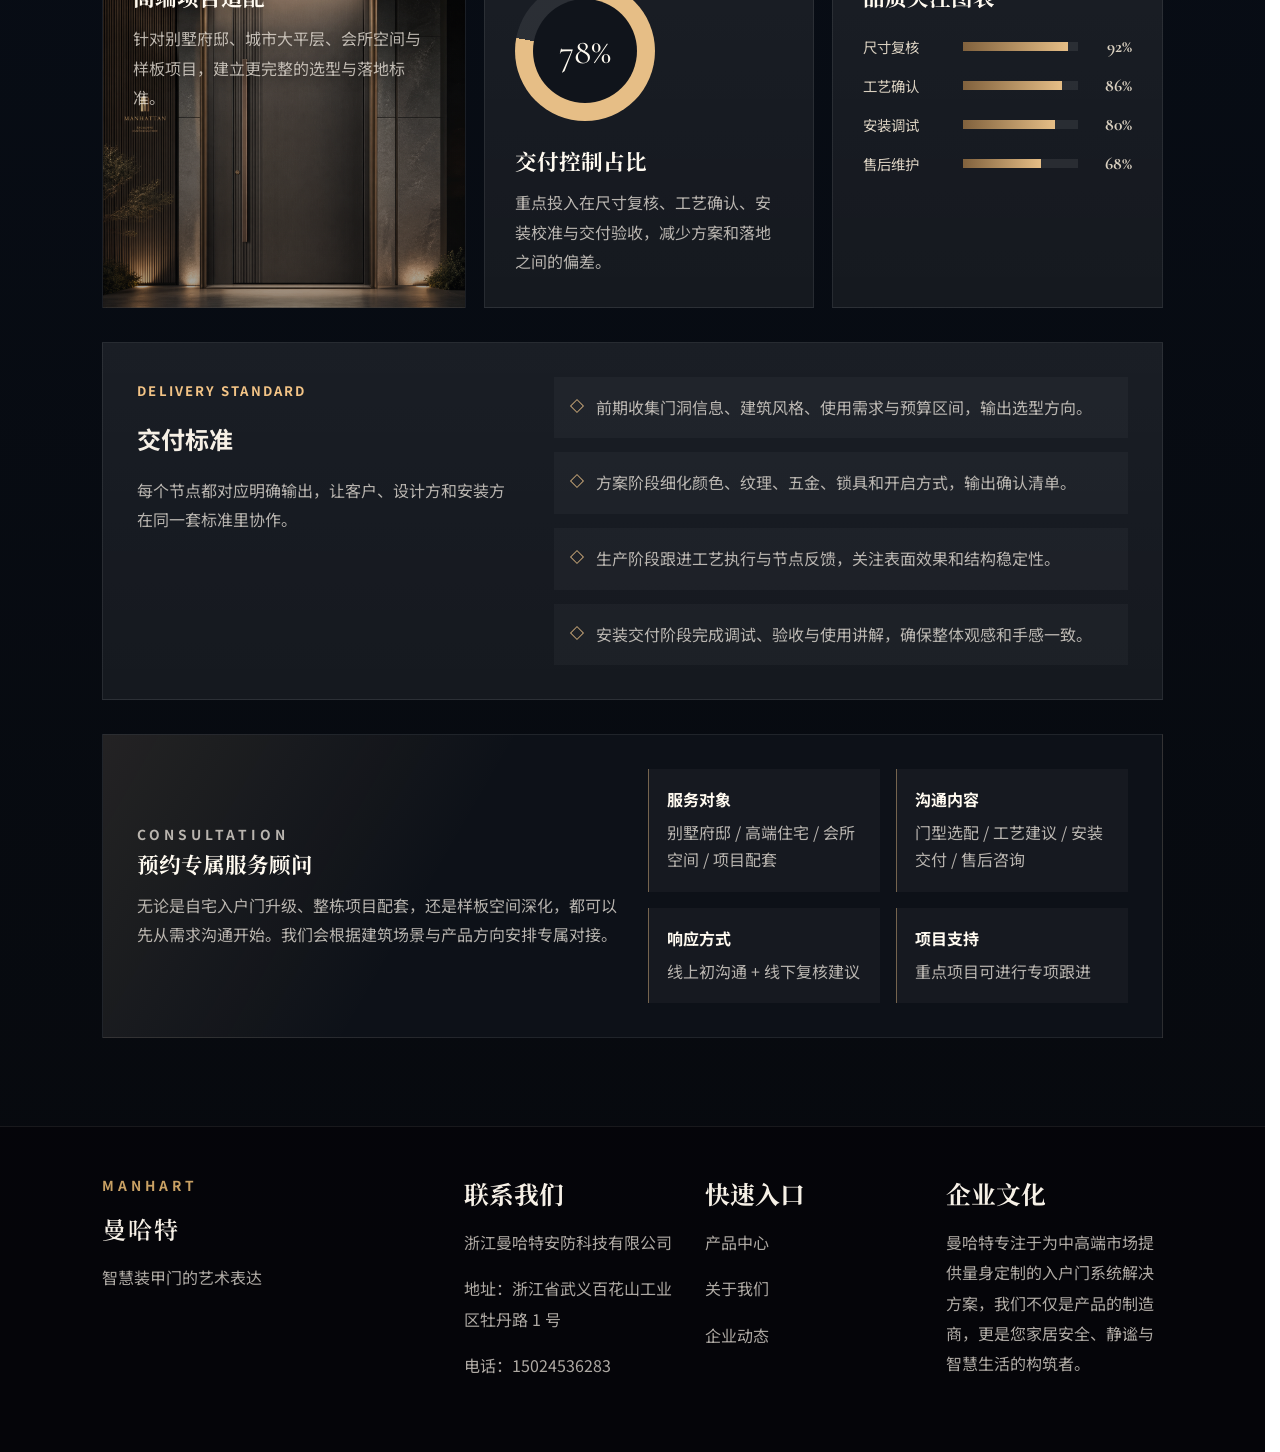
<file: service.html>
﻿<!DOCTYPE html>
<html lang="zh-CN">
<head>
  <meta charset="UTF-8">
  <meta name="viewport" content="width=device-width, initial-scale=1.0">
  <meta name="description" content="曼哈特服务支持，提供高端门类产品咨询、工程配套、安装交付与售后服务，保障安全门与入户门长期稳定使用。">
  <meta name="keywords" content="曼哈特服务,曼哈特售后,曼哈特工程门,曼哈特门官网,浙江曼哈特,曼哈特安防,MANHART,安全门,装甲门,入户门">
  <meta name="robots" content="index, follow">
  <link rel="canonical" href="http://www.manhart.top/service.html">
  <meta property="og:type" content="website">
  <meta property="og:locale" content="zh_CN">
  <meta property="og:site_name" content="浙江曼哈特安防科技有限公司">
  <meta property="og:title" content="曼哈特服务支持 - 工程配套与售后服务">
  <meta property="og:description" content="曼哈特服务支持，提供高端门类产品咨询、工程配套、安装交付与售后服务，保障安全门与入户门长期稳定使用。">
  <meta property="og:url" content="http://www.manhart.top/service.html">
  <meta property="og:image" content="http://www.manhart.top/assets/featured-door-bg.png">
  <meta name="twitter:card" content="summary_large_image">
  <title>曼哈特服务支持 - 工程配套与售后服务 | MANHART</title>
  <link rel="icon" type="image/svg+xml" href="assets/favicon.svg">
  <link rel="preconnect" href="https://fonts.googleapis.com">
  <link rel="preconnect" href="https://fonts.gstatic.com" crossorigin>
  <link href="https://fonts.googleapis.com/css2?family=Cormorant+Garamond:wght@500;600;700&family=Noto+Sans+SC:wght@400;500;700&family=Noto+Serif+SC:wght@500;600;700&display=swap" rel="stylesheet">
  <link rel="stylesheet" href="style.css?v=20260424-service">
  <style>
    .service-page { display: grid; gap: 34px; }
    .service-hero {
      display: grid;
      grid-template-columns: minmax(420px, 0.92fr) minmax(560px, 1.08fr);
      gap: 34px;
      align-items: stretch;
    }
    .service-hero__copy {
      position: relative;
      min-height: 640px;
      padding: 70px 60px;
      border: 1px solid rgba(255,255,255,.08);
      background: radial-gradient(circle at 22% 12%, rgba(230,190,134,.12), transparent 30%), #090e16;
    }
    .service-hero__copy::before {
      content: "";
      position: absolute;
      left: 60px;
      top: 70px;
      width: 92px;
      height: 1px;
      background: rgba(230,190,134,.72);
    }
    .service-hero h1 {
      display: grid;
      gap: 14px;
      margin: 76px 0 24px;
      color: #fffaf0;
      font-family: "Noto Serif SC", serif;
      font-size: clamp(3rem, 4.6vw, 5.4rem);
      font-weight: 600;
      line-height: 1.1;
      letter-spacing: .03em;
    }
    .service-hero h1 span:first-child {
      color: rgba(255,250,240,.74);
      font-size: .62em;
      letter-spacing: .12em;
    }
    .service-hero__copy p {
      max-width: 660px;
      margin: 0;
      color: rgba(246,240,230,.76);
      font-size: 1.02rem;
      line-height: 1.95;
    }
    .service-tags {
      display: flex;
      flex-wrap: wrap;
      gap: 10px;
      margin-top: 36px;
    }
    .service-tags span {
      padding: 9px 14px;
      border: 1px solid rgba(230,190,134,.28);
      color: rgba(255,243,223,.86);
      font-size: .76rem;
      font-weight: 700;
      letter-spacing: .16em;
      text-transform: uppercase;
    }
    .service-panel {
      display: grid;
      grid-template-columns: 1fr 240px;
      grid-template-rows: 1fr auto;
      gap: 18px;
      min-height: 640px;
    }
    .service-panel__image,
    .service-panel__score,
    .service-panel__chart,
    .service-panel__stats article,
    .service-flow article,
    .service-matrix article,
    .service-standard,
    .service-contact {
      border: 1px solid rgba(255,255,255,.08);
      background: linear-gradient(180deg, rgba(255,255,255,.045), rgba(255,255,255,.018)), #10141b;
    }
    .service-panel__image {
      position: relative;
      overflow: hidden;
      background: linear-gradient(180deg, rgba(7,9,13,.04), rgba(7,9,13,.36)), url("assets/featured-luxury-04.png") center/cover no-repeat;
    }
    .service-panel__image::after {
      content: "SERVICE";
      position: absolute;
      left: 30px;
      bottom: 28px;
      color: rgba(255,250,240,.9);
      font-family: "Cormorant Garamond", serif;
      font-size: clamp(3rem, 6vw, 6rem);
      letter-spacing: .12em;
    }
    .service-panel__score {
      display: flex;
      flex-direction: column;
      justify-content: space-between;
      padding: 28px 26px;
      background: linear-gradient(160deg, rgba(230,190,134,.16), rgba(255,255,255,.02)), #15171d;
    }
    .service-panel__score strong {
      color: #fffaf0;
      font-family: "Cormorant Garamond", serif;
      font-size: 5rem;
      line-height: .9;
    }
    .service-panel__score span,
    .service-panel__chart span,
    .service-standard span {
      color: #f3c486;
      font-size: .82rem;
      font-weight: 700;
      letter-spacing: .16em;
      text-transform: uppercase;
    }
    .service-panel__score p {
      margin: 14px 0 0;
      color: rgba(246,240,230,.74);
      line-height: 1.85;
    }
    .service-panel__chart {
      grid-column: 1 / -1;
      padding: 28px;
    }
    .service-panel__stats {
      display: grid;
      grid-template-columns: repeat(4, minmax(0, 1fr));
      gap: 18px;
      margin-top: 18px;
    }
    .service-panel__stats article { padding: 22px; }
    .service-panel__stats strong {
      display: block;
      color: #fffaf0;
      font-family: "Cormorant Garamond", serif;
      font-size: 3rem;
      line-height: 1;
    }
    .service-panel__stats small {
      display: block;
      margin-top: 10px;
      color: rgba(246,240,230,.76);
      font-size: .9rem;
      line-height: 1.6;
    }
    .service-section-title {
      display: grid;
      grid-template-columns: minmax(360px, 480px) 1fr;
      gap: 34px;
      align-items: end;
    }
    .service-section-title h2 {
      margin: 0;
      color: #fffaf0;
      font-family: "Noto Serif SC", serif;
      font-size: clamp(2rem, 2.65vw, 3rem);
      line-height: 1.35;
      letter-spacing: .04em;
    }
    .service-section-title p:last-child {
      max-width: 760px;
      margin: 0;
      color: rgba(246,240,230,.72);
      line-height: 1.9;
    }
    .service-flow {
      position: relative;
      display: grid;
      grid-template-columns: repeat(6, minmax(0, 1fr));
      gap: 16px;
    }
    .service-flow::before {
      content: "";
      position: absolute;
      left: 42px;
      right: 42px;
      top: 42px;
      height: 1px;
      background: linear-gradient(90deg, rgba(230,190,134,.76), rgba(230,190,134,.12));
    }
    .service-flow article {
      position: relative;
      min-height: 240px;
      padding: 28px 22px 24px;
    }
    .service-flow b {
      display: grid;
      place-items: center;
      width: 34px;
      height: 34px;
      margin-bottom: 24px;
      border: 1px solid rgba(230,190,134,.64);
      background: #10141b;
      color: #f3c486;
      font-family: "Cormorant Garamond", serif;
      font-size: 1.25rem;
    }
    .service-flow h3,
    .service-matrix h3,
    .service-contact h3 {
      margin: 0 0 12px;
      color: #fffaf0;
      font-family: "Noto Serif SC", serif;
      font-size: 1.35rem;
    }
    .service-flow p,
    .service-matrix p,
    .service-standard p,
    .service-contact p,
    .service-checklist li {
      margin: 0;
      color: rgba(246,240,230,.72);
      line-height: 1.85;
    }
    .service-matrix {
      display: grid;
      grid-template-columns: 1.1fr 1fr 1fr;
      gap: 18px;
    }
    .service-matrix article {
      min-height: 300px;
      padding: 30px;
    }
    .service-matrix article:first-child {
      background: linear-gradient(180deg, rgba(7,9,13,.08), rgba(7,9,13,.38)), url("assets/recommend-02.png") center/cover no-repeat;
    }
    .service-matrix article:first-child h3,
    .service-matrix article:first-child p {
      text-shadow: 0 2px 14px rgba(0,0,0,.68);
    }
    .service-ring {
      width: 140px;
      height: 140px;
      margin-bottom: 24px;
      border-radius: 50%;
      background: conic-gradient(#e6be86 0 78%, rgba(255,255,255,.08) 78% 100%);
      display: grid;
      place-items: center;
    }
    .service-ring span {
      display: grid;
      place-items: center;
      width: 104px;
      height: 104px;
      border-radius: 50%;
      background: #10141b;
      color: #fffaf0;
      font-family: "Cormorant Garamond", serif;
      font-size: 2.2rem;
    }
    .service-bars { display: grid; gap: 18px; margin-top: 24px; }
    .service-bar { display: grid; grid-template-columns: 88px 1fr 42px; gap: 12px; align-items: center; }
    .service-bar span, .service-bar b { color: rgba(255,243,223,.84); font-size: .9rem; }
    .service-bar b { text-align: right; font-family: "Cormorant Garamond", serif; font-size: 1.1rem; }
    .service-bar div { height: 9px; background: rgba(255,255,255,.08); overflow: hidden; }
    .service-bar i { display: block; height: 100%; background: linear-gradient(90deg, #80613d, #e6be86); }
    .service-standard {
      display: grid;
      grid-template-columns: minmax(280px, .8fr) 1.2fr;
      gap: 34px;
      padding: 34px;
    }
    .service-checklist { display: grid; gap: 14px; margin: 0; padding: 0; list-style: none; }
    .service-checklist li {
      position: relative;
      padding: 16px 18px 16px 42px;
      background: rgba(255,255,255,.03);
    }
    .service-checklist li::before {
      content: "";
      position: absolute;
      left: 18px;
      top: 24px;
      width: 8px;
      height: 8px;
      border: 1px solid rgba(230,190,134,.8);
      transform: rotate(45deg);
    }
    .service-contact {
      display: grid;
      grid-template-columns: 1fr 1fr;
      gap: 30px;
      align-items: center;
      padding: 34px;
      background: linear-gradient(120deg, rgba(230,190,134,.1), transparent 34%), #0d1118;
    }
    .service-contact__meta { display: grid; grid-template-columns: repeat(2, minmax(0,1fr)); gap: 16px; }
    .service-contact__meta div { padding: 18px; background: rgba(255,255,255,.035); border-left: 1px solid rgba(230,190,134,.46); }
    .service-contact__meta strong { display: block; margin-bottom: 8px; color: #fffaf0; }
    .service-contact__meta span { color: rgba(246,240,230,.72); line-height: 1.7; }
    @media (max-width: 1180px) {
      .service-hero, .service-panel, .service-section-title, .service-standard, .service-contact { grid-template-columns: 1fr; }
      .service-hero__copy, .service-panel { min-height: 0; }
      .service-panel__image { min-height: 420px; }
      .service-flow { grid-template-columns: repeat(3, minmax(0,1fr)); }
      .service-matrix { grid-template-columns: 1fr; }
    }
    @media (max-width: 720px) {
      .service-hero__copy { padding: 28px 22px; }
      .service-hero__copy::before { left: 22px; top: 28px; }
      .service-hero h1 { margin-top: 62px; font-size: clamp(2.5rem, 12vw, 4.1rem); }
      .service-panel__stats, .service-flow, .service-contact__meta, .service-bar { grid-template-columns: 1fr; }
      .service-flow::before { display: none; }
      .service-panel__image { min-height: 320px; }
    }
  </style>
</head>
<body>
  <header class="site-header">
    <a class="brand-block" href="index.html" aria-label="MANHART 首页">
      <span class="brand-mark">M</span>
      <span class="brand-copy">
        <span class="brand-cn">曼哈特</span>
        <span class="brand-en">MANHART</span>
      </span>
    </a>
    <nav class="main-nav" aria-label="主导航">
      <a class="nav-link" href="index.html">首页</a>
      <a class="nav-link" href="products.html">产品中心</a>
      <a class="nav-link is-active" href="service.html">品质服务</a>
      <a class="nav-link" href="featured.html">新品爆款</a>
      <a class="nav-link" href="about.html">关于我们</a>
      <a class="nav-link" href="news.html">企业动态</a>
      <a class="nav-link nav-link--accent" href="store.html">网上商城</a>
    </nav>
  </header>

  <main class="page-shell service-page">
    <section class="service-hero">
      <div class="service-hero__copy">
        <p class="eyebrow">Quality Service</p>
        <h1><span>从选型到交付</span><span>把门庭质感落到每个节点</span></h1>
        <p>MANHART 的服务不是简单售前售后，而是围绕门型选择、尺寸深化、工艺确认、安装交付与长期维护建立完整服务路径，让高端门庭从方案到落地都保持一致。</p>
        <div class="service-tags">
          <span>Design Match</span>
          <span>Delivery Control</span>
          <span>Aftercare</span>
        </div>
      </div>
      <div class="service-panel">
        <article class="service-panel__image"></article>
        <article class="service-panel__score">
          <div>
            <strong>6</strong>
            <span>Core Steps</span>
          </div>
          <p>从需求沟通到售后维护，形成可追踪的服务闭环。</p>
        </article>
        <article class="service-panel__chart">
          <span>Service Dashboard</span>
          <div class="service-panel__stats">
            <article><strong>1:1</strong><small>专属顾问全程跟进</small></article>
            <article><strong>72h</strong><small>方案初步反馈周期</small></article>
            <article><strong>6项</strong><small>交付校验关键节点</small></article>
            <article><strong>365d</strong><small>售后使用跟踪建议</small></article>
          </div>
        </article>
      </div>
    </section>

    <section class="service-section-title">
      <div>
        <p class="eyebrow">Service Flow</p>
        <h2>服务流程可视化</h2>
      </div>
      <p>把复杂的定制服务拆成清晰步骤，让客户知道每一步发生什么、输出什么，也让项目沟通更有秩序。</p>
    </section>
    <section class="service-flow">
      <article><b>01</b><h3>需求沟通</h3><p>确认建筑场景、风格偏好、预算区间与功能需求。</p></article>
      <article><b>02</b><h3>方案匹配</h3><p>结合系列、门型、材质和五金给出选型建议。</p></article>
      <article><b>03</b><h3>深化复核</h3><p>复核尺寸、开启方式、门洞条件与收口关系。</p></article>
      <article><b>04</b><h3>工艺确认</h3><p>确认色板、纹理、把手、锁具与表面效果。</p></article>
      <article><b>05</b><h3>安装验收</h3><p>校准门体状态、闭合手感、缝隙控制与五金联动。</p></article>
      <article><b>06</b><h3>售后维护</h3><p>提供保养建议、使用说明与后续维护支持。</p></article>
    </section>

    <section class="service-section-title">
      <div>
        <p class="eyebrow">Service System</p>
        <h2>服务体系不只靠承诺，也靠过程管理。</h2>
      </div>
      <p>通过质量占比、交付指标和场景化服务模块，让品质服务从抽象描述变成可感知的标准。</p>
    </section>
    <section class="service-matrix">
      <article>
        <h3>高端项目适配</h3>
        <p>针对别墅府邸、城市大平层、会所空间与样板项目，建立更完整的选型与落地标准。</p>
      </article>
      <article>
        <div class="service-ring"><span>78%</span></div>
        <h3>交付控制占比</h3>
        <p>重点投入在尺寸复核、工艺确认、安装校准与交付验收，减少方案和落地之间的偏差。</p>
      </article>
      <article>
        <h3>品质关注图表</h3>
        <div class="service-bars">
          <div class="service-bar"><span>尺寸复核</span><div><i style="width: 92%"></i></div><b>92%</b></div>
          <div class="service-bar"><span>工艺确认</span><div><i style="width: 86%"></i></div><b>86%</b></div>
          <div class="service-bar"><span>安装调试</span><div><i style="width: 80%"></i></div><b>80%</b></div>
          <div class="service-bar"><span>售后维护</span><div><i style="width: 68%"></i></div><b>68%</b></div>
        </div>
      </article>
    </section>

    <section class="service-standard">
      <div>
        <span>Delivery Standard</span>
        <h2>交付标准</h2>
        <p>每个节点都对应明确输出，让客户、设计方和安装方在同一套标准里协作。</p>
      </div>
      <ul class="service-checklist">
        <li>前期收集门洞信息、建筑风格、使用需求与预算区间，输出选型方向。</li>
        <li>方案阶段细化颜色、纹理、五金、锁具和开启方式，输出确认清单。</li>
        <li>生产阶段跟进工艺执行与节点反馈，关注表面效果和结构稳定性。</li>
        <li>安装交付阶段完成调试、验收与使用讲解，确保整体观感和手感一致。</li>
      </ul>
    </section>

    <section class="service-contact">
      <div>
        <p class="eyebrow">Consultation</p>
        <h3>预约专属服务顾问</h3>
        <p>无论是自宅入户门升级、整栋项目配套，还是样板空间深化，都可以先从需求沟通开始。我们会根据建筑场景与产品方向安排专属对接。</p>
      </div>
      <div class="service-contact__meta">
        <div><strong>服务对象</strong><span>别墅府邸 / 高端住宅 / 会所空间 / 项目配套</span></div>
        <div><strong>沟通内容</strong><span>门型选配 / 工艺建议 / 安装交付 / 售后咨询</span></div>
        <div><strong>响应方式</strong><span>线上初沟通 + 线下复核建议</span></div>
        <div><strong>项目支持</strong><span>重点项目可进行专项跟进</span></div>
      </div>
    </section>
  </main>
  <footer class="site-footer">
    <div class="site-footer__brand">
      <p class="eyebrow">MANHART</p>
      <h2>曼哈特</h2>
      <p>智慧装甲门的艺术表达</p>
    </div>
    <div class="site-footer__info">
      <div><h3>联系我们</h3><p>浙江曼哈特安防科技有限公司</p><p>地址：浙江省武义百花山工业区牡丹路 1 号</p><p>电话：15024536283</p></div>
      <div><h3>快速入口</h3><p><a href="products.html">产品中心</a></p><p><a href="about.html">关于我们</a></p><p><a href="news.html">企业动态</a></p></div>
      <div><h3>企业文化</h3><p>曼哈特专注于为中高端市场提供量身定制的入户门系统解决方案，我们不仅是产品的制造商，更是您家居安全、静谧与智慧生活的构筑者。</p></div>
    </div>
  </footer>
  <script>
    window.difyChatbotConfig = {
      token: 'IIna7VGmdjk7Jjhm',
      inputs: {},
      systemVariables: {},
      userVariables: {},
    };
  </script>
  <script
    src="https://udify.app/embed.min.js"
    id="IIna7VGmdjk7Jjhm"
    defer>
  </script>
</body>
</html>
</file>
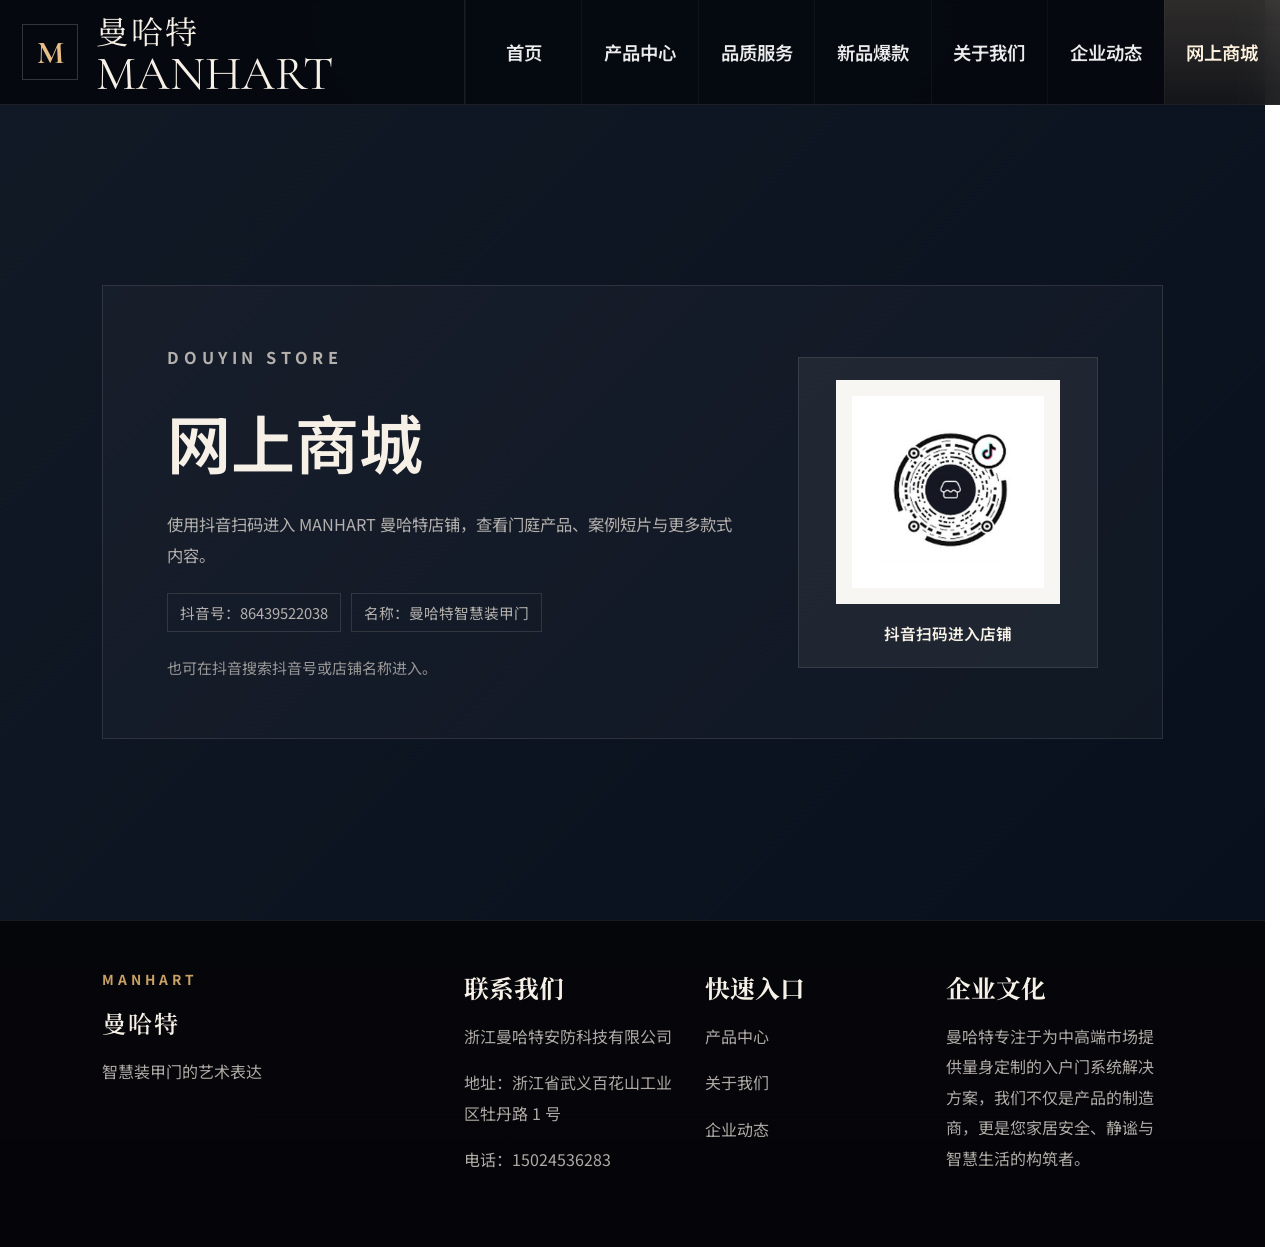
<file: store.html>
﻿<!DOCTYPE html>
<html lang="zh-CN">
<head>
  <meta charset="UTF-8">
  <meta name="viewport" content="width=device-width, initial-scale=1.0">
  <meta name="description" content="曼哈特抖音店铺入口，扫码查看 MANHART 入户门、装甲门、安全门产品内容与门庭案例。">
  <meta name="keywords" content="曼哈特抖音店铺,曼哈特智慧装甲门,曼哈特门官网,曼哈特,MANHART,入户门,装甲门,安全门,门庭美学">
  <meta name="robots" content="index, follow">
  <link rel="canonical" href="http://www.manhart.top/store.html">
  <meta property="og:type" content="website">
  <meta property="og:locale" content="zh_CN">
  <meta property="og:site_name" content="浙江曼哈特安防科技有限公司">
  <meta property="og:title" content="曼哈特抖音店铺 - MANHART 产品入口">
  <meta property="og:description" content="扫码进入曼哈特抖音店铺，查看 MANHART 入户门、装甲门、安全门产品内容与门庭案例。">
  <meta property="og:url" content="http://www.manhart.top/store.html">
  <meta property="og:image" content="http://www.manhart.top/assets/douyin-store-qr.png">
  <meta name="twitter:card" content="summary_large_image">
  <title>曼哈特抖音店铺 - MANHART 产品入口</title>
  <link rel="icon" type="image/svg+xml" href="assets/favicon.svg">
  <link rel="preconnect" href="https://fonts.googleapis.com">
  <link rel="preconnect" href="https://fonts.gstatic.com" crossorigin>
  <link href="https://fonts.googleapis.com/css2?family=Cormorant+Garamond:wght@500;600;700&family=Noto+Sans+SC:wght@400;500;700&family=Noto+Serif+SC:wght@500;600;700&display=swap" rel="stylesheet">
  <link rel="stylesheet" href="style.css?v=20260426-store">
</head>
<body>
  <header class="site-header">
    <a class="brand-block" href="index.html" aria-label="MANHART 首页">
      <span class="brand-mark">M</span>
      <span class="brand-copy">
        <span class="brand-cn">曼哈特</span>
        <span class="brand-en">MANHART</span>
      </span>
    </a>
    <nav class="main-nav" aria-label="主导航">
      <a class="nav-link" href="index.html">首页</a>
      <a class="nav-link" href="products.html">产品中心</a>
      <a class="nav-link" href="service.html">品质服务</a>
      <a class="nav-link" href="featured.html">新品爆款</a>
      <a class="nav-link" href="about.html">关于我们</a>
      <a class="nav-link" href="news.html">企业动态</a>
      <a class="nav-link nav-link--accent is-active" href="store.html">网上商城</a>
    </nav>
  </header>

  <main class="store-page">
    <section class="store-entry" aria-labelledby="store-title">
      <div class="store-entry__content">
        <p class="eyebrow">Douyin Store</p>
        <h1 id="store-title">网上商城</h1>
        <p>使用抖音扫码进入 MANHART 曼哈特店铺，查看门庭产品、案例短片与更多款式内容。</p>
        <div class="store-entry__meta">
          <span>抖音号：86439522038</span>
          <span>名称：曼哈特智慧装甲门</span>
        </div>
        <p class="store-entry__hint">也可在抖音搜索抖音号或店铺名称进入。</p>
      </div>
      <div class="store-entry__qr" aria-label="抖音店铺二维码">
        <div class="store-entry__qr-frame">
          <img src="assets/douyin-store-qr.png" alt="MANHART 曼哈特抖音店铺二维码">
        </div>
        <p>抖音扫码进入店铺</p>
      </div>
    </section>
  </main>
  <footer class="site-footer">
    <div class="site-footer__brand">
      <p class="eyebrow">MANHART</p>
      <h2>曼哈特</h2>
      <p>智慧装甲门的艺术表达</p>
    </div>
    <div class="site-footer__info">
      <div><h3>联系我们</h3><p>浙江曼哈特安防科技有限公司</p><p>地址：浙江省武义百花山工业区牡丹路 1 号</p><p>电话：15024536283</p></div>
      <div><h3>快速入口</h3><p><a href="products.html">产品中心</a></p><p><a href="about.html">关于我们</a></p><p><a href="news.html">企业动态</a></p></div>
      <div><h3>企业文化</h3><p>曼哈特专注于为中高端市场提供量身定制的入户门系统解决方案，我们不仅是产品的制造商，更是您家居安全、静谧与智慧生活的构筑者。</p></div>
    </div>
  </footer>
  <script>
    window.difyChatbotConfig = {
      token: 'IIna7VGmdjk7Jjhm',
      inputs: {},
      systemVariables: {},
      userVariables: {},
    };
  </script>
  <script
    src="https://udify.app/embed.min.js"
    id="IIna7VGmdjk7Jjhm"
    defer>
  </script>
</body>
</html>
</file>
<file: style.css>
:root {
  --bg: #08101d;
  --line: rgba(255, 255, 255, 0.09);
  --text: #f6f0e6;
  --muted: rgba(246, 240, 230, 0.7);
  --gold: #c9a164;
  --gold-strong: #e6be86;
  --header-brand-width: 465px;
  --header-height: 104px;
}

/* Dify chatbot */
#dify-chatbot-bubble-button {
  --dify-chatbot-bubble-button-width: 136px;
  --dify-chatbot-bubble-button-height: 48px;
  --dify-chatbot-bubble-button-border-radius: 999px;
  --dify-chatbot-bubble-button-bg-color: oklch(16% 0.018 76);
  --dify-chatbot-bubble-button-box-shadow: 0 16px 42px rgba(4, 5, 8, 0.32), inset 0 0 0 1px rgba(220, 180, 112, 0.38);
  bottom: 30px !important;
  right: 30px !important;
  overflow: hidden;
  background: linear-gradient(135deg, oklch(17% 0.018 76), oklch(11% 0.012 72)) !important;
  box-shadow: 0 16px 42px rgba(4, 5, 8, 0.32), inset 0 0 0 1px rgba(220, 180, 112, 0.38) !important;
  color: oklch(84% 0.066 78);
  transition: transform 180ms cubic-bezier(0.16, 1, 0.3, 1), box-shadow 180ms cubic-bezier(0.16, 1, 0.3, 1);
}

#dify-chatbot-bubble-button::before {
  content: "";
  position: absolute;
  inset: 1px;
  border-radius: inherit;
  background: linear-gradient(180deg, rgba(255, 242, 207, 0.08), rgba(255, 242, 207, 0));
  pointer-events: none;
}

#dify-chatbot-bubble-button::after {
  content: "私人顾问";
  position: absolute;
  left: 52px;
  top: 50%;
  transform: translateY(-50%);
  color: oklch(86% 0.058 78);
  font-size: 14px;
  font-weight: 600;
  letter-spacing: 0;
  white-space: nowrap;
  pointer-events: none;
}

#dify-chatbot-bubble-button svg {
  width: 20px;
  height: 20px;
  margin-left: 18px;
}

#dify-chatbot-bubble-button svg path {
  fill: oklch(87% 0.06 78);
  stroke: oklch(87% 0.06 78);
}

#dify-chatbot-bubble-button:hover {
  transform: translateY(-1px);
  box-shadow: 0 18px 48px rgba(4, 5, 8, 0.38), inset 0 0 0 1px rgba(235, 195, 122, 0.56) !important;
}

#dify-chatbot-bubble-window {
  width: min(386px, calc(100vw - 40px)) !important;
  height: min(650px, calc(100vh - 118px)) !important;
  right: 30px !important;
  bottom: 92px !important;
  border-radius: 18px !important;
  border: 1px solid rgba(218, 180, 113, 0.34) !important;
  box-shadow: 0 28px 76px rgba(3, 5, 9, 0.42), 0 0 0 1px rgba(255, 248, 230, 0.05) !important;
  background: oklch(96% 0.009 80) !important;
  outline: 5px solid rgba(8, 12, 18, 0.42);
}

@media (max-width: 640px) {
  #dify-chatbot-bubble-button {
    --dify-chatbot-bubble-button-width: 126px;
    --dify-chatbot-bubble-button-height: 46px;
    right: 16px !important;
    bottom: 18px !important;
  }

  #dify-chatbot-bubble-button::after {
    left: 48px;
    font-size: 13px;
  }

  #dify-chatbot-bubble-button svg {
    margin-left: 16px;
  }

  #dify-chatbot-bubble-window {
    width: calc(100vw - 28px) !important;
    height: min(604px, calc(100vh - 94px)) !important;
    left: 14px !important;
    right: auto !important;
    bottom: 78px !important;
    border-radius: 14px !important;
    outline-width: 4px;
  }
}

.store-page {
  min-height: calc(100vh - 84px);
  padding: 96px 8vw;
  display: grid;
  place-items: center;
  background:
    linear-gradient(135deg, rgba(255, 255, 255, 0.04), rgba(255, 255, 255, 0)),
    var(--bg);
}

.store-entry {
  width: min(1080px, 100%);
  display: grid;
  grid-template-columns: minmax(0, 1fr) 300px;
  gap: 64px;
  align-items: center;
  padding: 56px 64px;
  border: 1px solid rgba(231, 221, 204, 0.12);
  background: rgba(255, 255, 255, 0.028);
}

.store-entry__content {
  display: grid;
  gap: 22px;
}

.store-entry__content h1 {
  margin: 0;
  font-family: var(--serif);
  font-size: clamp(2.3rem, 5vw, 4.4rem);
  font-weight: 600;
}

.store-entry__content p {
  width: min(620px, 100%);
  margin: 0;
  color: var(--muted);
  font-size: 1.02rem;
  line-height: 1.9;
}

.store-entry__hint {
  font-size: 0.94rem !important;
  color: rgba(246, 240, 230, 0.58) !important;
}

.store-entry__meta {
  display: flex;
  flex-wrap: wrap;
  gap: 10px;
}

.store-entry__meta span {
  padding: 8px 12px;
  border: 1px solid rgba(231, 221, 204, 0.14);
  color: var(--muted);
  font-size: 0.92rem;
}

.store-entry__qr {
  display: grid;
  justify-items: center;
  gap: 18px;
  padding: 22px;
  border: 1px solid rgba(231, 221, 204, 0.12);
  background: rgba(255, 255, 255, 0.055);
}

.store-entry__qr-frame {
  width: 224px;
  aspect-ratio: 1;
  display: grid;
  place-items: center;
  padding: 16px;
  background: #f8f6f2;
}

.store-entry__qr img {
  width: 100%;
  aspect-ratio: 1;
  object-fit: contain;
  display: block;
}

.store-entry__qr p {
  margin: 0;
  color: var(--text);
  font-weight: 600;
  font-size: 0.98rem;
}
* { box-sizing: border-box; }
html {
  scroll-behavior: smooth;
  overflow-y: scroll;
  scrollbar-gutter: stable;
}
body {
  margin: 0;
  padding-top: var(--header-height);
  overflow-x: hidden;
  background:
    radial-gradient(circle at top, rgba(43, 74, 122, 0.18), transparent 28%),
    linear-gradient(180deg, #08101d 0%, #07090d 100%);
  color: var(--text);
  font-family: "Noto Sans SC", sans-serif;
}
a { color: inherit; text-decoration: none; }
.site-header {
  position: fixed;
  top: 0;
  left: 0;
  right: 0;
  z-index: 30;
  display: grid;
  width: 100%;
  grid-template-columns: var(--header-brand-width) minmax(0, 1fr) !important;
  min-height: var(--header-height) !important;
  background: rgba(6, 9, 15, 0.94);
  border-bottom: 1px solid var(--line);
  backdrop-filter: blur(14px);
}
.brand-block {
  display: flex;
  align-items: center;
  gap: 18px;
  width: var(--header-brand-width) !important;
  min-height: var(--header-height) !important;
  padding: 0 22px;
  border-right: 1px solid var(--line);
}
.brand-mark {
  display: grid;
  place-items: center;
  width: 56px;
  height: 56px;
  border: 1px solid rgba(255, 255, 255, 0.18);
  color: var(--gold-strong);
  font-family: "Cormorant Garamond", serif;
  font-size: 2rem;
  font-weight: 700;
}
.brand-copy { display: flex; flex-direction: column; }
.brand-cn {
  font-family: "Noto Serif SC", serif;
  font-size: 2rem;
  letter-spacing: 0.08em;
}
.brand-en {
  font-family: "Cormorant Garamond", serif;
  font-size: 3rem;
  line-height: 0.9;
}
.main-nav {
  display: grid;
  grid-template-columns: repeat(7, minmax(0, 1fr));
  width: 100%;
}
.nav-link {
  display: grid;
  place-items: center;
  min-height: var(--header-height) !important;
  padding: 0 10px;
  border-left: 1px solid rgba(255, 255, 255, 0.04);
  color: rgba(255, 255, 255, 0.92);
  font-size: 1.15rem;
  font-weight: 600;
}
.nav-link:hover,
.nav-link.is-active {
  color: #fff3df;
  background:
    linear-gradient(180deg, rgba(255, 255, 255, 0.08), rgba(255, 255, 255, 0.03)),
    linear-gradient(180deg, rgba(201, 161, 100, 0.12), rgba(201, 161, 100, 0.04));
}
.nav-link--accent { background: rgba(201, 161, 100, 0.12); }
.hero-slider {
  position: relative;
  height: 68vh;
  min-height: 560px;
  max-height: 740px;
  overflow: hidden;
}
.hero-slide {
  position: absolute;
  inset: 0;
  opacity: 0;
  visibility: hidden;
  transition: opacity 0.8s ease, visibility 0.8s ease;
}
.hero-slide.is-active { opacity: 1; visibility: visible; }
.hero-slide__image,
.hero-slide__shade,
.hero-slide__content { position: absolute; inset: 0; }
.hero-slide__image {
  background:
    linear-gradient(90deg, rgba(7, 9, 13, 0.72), rgba(7, 9, 13, 0.18) 46%, rgba(7, 9, 13, 0.08)),
    var(--hero-image) center/cover no-repeat;
}
.hero-slide__shade {
  background:
    radial-gradient(circle at 72% 30%, rgba(230, 190, 134, 0.1), transparent 20%),
    linear-gradient(180deg, rgba(7, 9, 13, 0.08), rgba(7, 9, 13, 0.54));
}
.hero-slide__content {
  z-index: 1;
  display: flex;
  flex-direction: column;
  justify-content: center;
  width: min(860px, 100%);
  padding: 72px 8vw 92px;
  text-shadow: 0 4px 26px rgba(0, 0, 0, 0.56);
}
.eyebrow {
  margin: 0 0 16px;
  color: var(--gold);
  font-size: 0.86rem;
  font-weight: 700;
  letter-spacing: 0.28em;
  text-transform: uppercase;
}
.hero-slide h1,
.hero-slide h2,
.featured-copy h2,
.product-preview__heading h2,
.stats-copy h2,
.site-footer__brand h2,
.page-hero h1,
.page-section__heading h2 {
  margin: 0;
  font-family: "Noto Serif SC", serif;
  font-weight: 600;
  letter-spacing: 0.08em;
}
.hero-slide h1,
.hero-slide h2 {
  max-width: 760px;
  font-size: clamp(2.8rem, 5.2vw, 4.8rem);
  line-height: 1.12;
  letter-spacing: 0.06em;
  text-wrap: balance;
}
.hero-slide__title {
  max-width: 680px;
  margin: 22px 0 12px;
  font-family: "Noto Serif SC", serif;
  font-size: clamp(1.45rem, 2.05vw, 2.25rem);
  line-height: 1.42;
  letter-spacing: 0.04em;
  color: #fff3df;
  text-wrap: balance;
}
.hero-slide__subtitle,
.featured-lead,
.featured-panel__lead {
  margin: 0;
  color: var(--gold-strong);
  font-family: "Cormorant Garamond", serif;
  font-size: clamp(1.08rem, 1.7vw, 1.48rem);
  font-weight: 600;
  line-height: 1.35;
  letter-spacing: 0.1em;
}
.hero-slider__dots {
  position: absolute;
  left: 50%;
  bottom: 28px;
  z-index: 2;
  display: flex;
  gap: 10px;
  transform: translateX(-50%);
}
.hero-dot {
  width: 12px;
  height: 12px;
  border: 0;
  border-radius: 50%;
  background: rgba(255, 255, 255, 0.28);
  cursor: pointer;
}
.hero-dot.is-active {
  width: 34px;
  border-radius: 999px;
  background: var(--gold-strong);
}
.featured-showcase,
.product-preview,
.site-footer,
.page-shell { padding-left: 8vw; padding-right: 8vw; }
.featured-showcase { padding-top: 72px; }
.featured-shell {
  position: relative;
  min-height: 780px;
  overflow: hidden;
  border: 1px solid rgba(255, 255, 255, 0.08);
  background: #0d1017;
}
.featured-shell::before {
  content: "";
  position: absolute;
  inset: 0;
  z-index: 1;
  pointer-events: none;
  background:
    linear-gradient(90deg, rgba(8, 16, 29, 0.92) 0%, rgba(8, 16, 29, 0.22) 32%, rgba(8, 16, 29, 0.08) 58%, rgba(8, 16, 29, 0.42) 100%),
    linear-gradient(180deg, rgba(8, 16, 29, 0.56) 0%, transparent 18%, transparent 72%, rgba(8, 16, 29, 0.62) 100%);
}
.featured-backdrop,
.featured-overlay { position: absolute; inset: 0; }
.featured-backdrop {
  background:
    linear-gradient(90deg, rgba(8, 12, 18, 0.2), rgba(255, 255, 255, 0.04)),
    url("assets/featured-bg-lake-terrace.png") center/cover no-repeat;
  filter: saturate(0.96) brightness(0.9) contrast(0.98);
}
.featured-overlay {
  background:
    linear-gradient(90deg, rgba(6, 9, 15, 0.68) 0%, rgba(6, 9, 15, 0.42) 34%, rgba(6, 9, 15, 0.12) 68%),
    radial-gradient(circle at 56% 52%, rgba(201, 161, 100, 0.1), transparent 22%),
    repeating-linear-gradient(90deg, rgba(255, 255, 255, 0.06) 0, rgba(255, 255, 255, 0.06) 1px, transparent 1px, transparent 110px);
  opacity: 0.78;
}
.featured-copy,
.featured-selector,
.featured-focus,
.featured-panel,
.featured-note { position: absolute; z-index: 2; }
.featured-copy {
  top: 72px;
  left: 72px;
  width: 430px;
  text-shadow: 0 3px 18px rgba(0, 0, 0, 0.46);
}
.featured-copy::before { display: none; }
.featured-copy h2 {
  color: #fffaf0;
  font-size: clamp(2.5rem, 4.4vw, 4.2rem);
  line-height: 1.12;
  text-shadow: 0 6px 26px rgba(0, 0, 0, 0.48);
}
.section-copy,
.featured-panel__text,
.product-preview__intro,
.product-card__text,
.stats-copy p:last-child,
.site-footer__brand p:last-child,
.site-footer__info p,
.page-section__heading p,
.page-card p,
.page-copy p { color: var(--muted); line-height: 1.9; }
.featured-copy .eyebrow {
  color: #f0bf78;
  text-shadow: 0 2px 14px rgba(0, 0, 0, 0.56);
}
.featured-lead {
  color: #f3c486;
  text-shadow: 0 3px 16px rgba(0, 0, 0, 0.48);
}
.featured-copy .section-copy {
  width: min(420px, 100%);
  color: rgba(255, 250, 240, 0.9);
  font-weight: 600;
  text-shadow: 0 2px 12px rgba(0, 0, 0, 0.62);
}
.featured-selector--stack {
  top: 342px;
  left: 72px;
  display: flex;
  flex-direction: column;
  gap: 10px;
  width: 250px;
  padding: 18px 16px 16px;
  border: 1px solid rgba(230, 190, 134, 0.28);
  background:
    linear-gradient(180deg, rgba(12, 15, 20, 0.78), rgba(12, 15, 20, 0.48));
  box-shadow: 0 18px 54px rgba(0, 0, 0, 0.36);
  backdrop-filter: blur(9px);
}
.featured-selector__label {
  margin: 0 0 4px;
  color: #f3c486;
  font-size: 0.78rem;
  font-weight: 700;
  letter-spacing: 0.18em;
  text-transform: uppercase;
}
.featured-chip {
  min-height: 48px;
  padding: 0 18px 0 44px;
  border: 1px solid rgba(255, 255, 255, 0.1);
  background: rgba(255, 255, 255, 0.045);
  color: rgba(255, 250, 240, 0.72);
  font-family: "Noto Serif SC", serif;
  font-size: 1.06rem;
  letter-spacing: 0.1em;
  text-align: left;
  cursor: pointer;
  position: relative;
  transition: transform 0.2s ease, color 0.2s ease, border-color 0.2s ease, background 0.2s ease, box-shadow 0.2s ease;
}
.featured-chip::before {
  content: "";
  position: absolute;
  left: 18px;
  top: 50%;
  width: 8px;
  height: 8px;
  border-radius: 50%;
  background: rgba(230, 190, 134, 0.46);
  transform: translateY(-50%);
}
.featured-chip::after {
  content: "";
  position: absolute;
  left: 0;
  top: 0;
  bottom: 0;
  width: 4px;
  background: transparent;
}
.featured-chip:hover,
.featured-chip.is-active {
  color: #fffaf0;
  transform: translateX(5px);
  border-color: rgba(230, 190, 134, 0.72);
  background:
    linear-gradient(90deg, rgba(230, 190, 134, 0.28), rgba(255, 255, 255, 0.08), rgba(255, 255, 255, 0.02));
  box-shadow: 0 10px 24px rgba(0, 0, 0, 0.22);
  text-shadow: 0 2px 12px rgba(0, 0, 0, 0.48);
}
.featured-chip:hover::before,
.featured-chip.is-active::before {
  background: rgba(230, 190, 134, 0.92);
  box-shadow: 0 0 18px rgba(230, 190, 134, 0.38);
}
.featured-chip:hover::after,
.featured-chip.is-active::after { background: #e6be86; }
.featured-chip:last-child { border-bottom: 0; }
.featured-focus {
  top: 74px;
  left: 42%;
  width: 520px;
  height: 640px;
}
.featured-photo {
  position: relative;
  overflow: hidden;
  border: 1px solid rgba(255, 255, 255, 0.16);
  display: block;
  color: inherit;
  text-decoration: none;
  cursor: pointer;
  background:
    linear-gradient(180deg, rgba(7, 9, 13, 0.04), rgba(7, 9, 13, 0.1)),
    var(--feature-image) center/cover no-repeat;
  box-shadow: 0 28px 72px rgba(0, 0, 0, 0.24), 0 0 80px rgba(8, 16, 29, 0.44);
  background-position: center;
  transition: transform 0.34s ease, border-color 0.34s ease, box-shadow 0.34s ease, filter 0.34s ease;
}
.featured-photo--primary { width: 100%; height: 100%; min-height: 0; }
.featured-photo::before,
.featured-photo::after {
  content: "";
  position: absolute;
  pointer-events: none;
}
.featured-photo::before {
  inset: -1px;
  z-index: 1;
  background:
    linear-gradient(90deg, rgba(8, 16, 29, 0.58), transparent 18%, transparent 82%, rgba(8, 16, 29, 0.58)),
    linear-gradient(180deg, rgba(8, 16, 29, 0.42), transparent 16%, transparent 78%, rgba(8, 16, 29, 0.68));
}
.featured-photo::after {
  inset: 0;
  z-index: 2;
  border: 1px solid rgba(230, 190, 134, 0);
  transition: border-color 0.34s ease;
}
.featured-photo:hover,
.featured-photo:focus-visible {
  transform: translateY(-8px) scale(1.025);
  border-color: rgba(230, 190, 134, 0.46);
  box-shadow: 0 38px 96px rgba(0, 0, 0, 0.46), 0 0 110px rgba(8, 16, 29, 0.54);
  filter: saturate(1.06) contrast(1.02);
}
.featured-photo:hover::after,
.featured-photo:focus-visible::after {
  border-color: rgba(230, 190, 134, 0.42);
}
.featured-photo:focus-visible {
  outline: 2px solid rgba(230, 190, 134, 0.86);
  outline-offset: 5px;
}
.featured-photo--secondary,
.featured-photo--detail { display: none; }
.featured-photo__shade {
  position: absolute;
  inset: 0;
  z-index: 3;
  background:
    linear-gradient(180deg, rgba(7, 9, 13, 0.02), rgba(7, 9, 13, 0.2)),
    radial-gradient(circle at top, rgba(255, 243, 223, 0.08), transparent 30%);
}
.featured-photo__meta {
  position: absolute;
  left: 18px;
  right: 18px;
  bottom: 18px;
  z-index: 4;
  display: flex;
  flex-direction: column;
  gap: 8px;
  padding: 14px 16px;
  background: linear-gradient(180deg, rgba(9, 12, 18, 0.36), rgba(9, 12, 18, 0.72));
  backdrop-filter: blur(8px);
}
.featured-photo__kicker {
  color: rgba(255, 243, 223, 0.74);
  font-size: 0.76rem;
  letter-spacing: 0.28em;
  text-transform: uppercase;
}
.featured-photo__model {
  color: #fff3df;
  font-family: "Cormorant Garamond", serif;
  font-size: 2rem;
  letter-spacing: 0.08em;
}
.featured-photo__more {
  width: fit-content;
  margin-top: 4px;
  color: #f3c486;
  font-size: 0.86rem;
  font-weight: 700;
  opacity: 0;
  transform: translateY(8px);
  transition: opacity 0.24s ease, transform 0.24s ease;
}
.featured-photo:hover .featured-photo__more,
.featured-photo:focus-visible .featured-photo__more {
  opacity: 1;
  transform: translateY(0);
}
.featured-panel {
  right: 78px;
  top: 218px;
  width: 330px;
  padding: 34px 30px;
  border-left: 1px solid rgba(230, 190, 134, 0.42);
  background:
    linear-gradient(135deg, rgba(14, 15, 18, 0.78), rgba(14, 15, 18, 0.46)),
    radial-gradient(circle at 85% 12%, rgba(230, 190, 134, 0.1), transparent 28%);
  box-shadow: 0 24px 70px rgba(0, 0, 0, 0.24);
  backdrop-filter: blur(12px);
  color: inherit;
  text-decoration: none;
  transition: transform 0.28s ease, border-color 0.28s ease, box-shadow 0.28s ease, background 0.28s ease;
}
.featured-panel:hover,
.featured-panel:focus-visible {
  transform: translateX(-8px);
  border-left-color: rgba(230, 190, 134, 0.82);
  box-shadow: 0 30px 86px rgba(0, 0, 0, 0.38);
  background:
    linear-gradient(135deg, rgba(32, 27, 22, 0.88), rgba(14, 15, 18, 0.54)),
    radial-gradient(circle at 85% 12%, rgba(230, 190, 134, 0.16), transparent 30%);
}
.featured-panel:focus-visible {
  outline: 2px solid rgba(230, 190, 134, 0.82);
  outline-offset: 4px;
}
.featured-panel__kicker {
  margin: 0 0 10px;
  color: var(--gold);
  font-size: 0.82rem;
  letter-spacing: 0.24em;
  text-transform: uppercase;
}
.featured-panel h3 {
  margin: 0;
  font-family: "Noto Serif SC", serif;
  font-size: 2.25rem;
}
.featured-panel__lead {
  margin: 12px 0 14px;
  color: #f0bf78;
  font-family: "Noto Serif SC", serif;
  font-size: 1.18rem;
  line-height: 1.6;
}
.featured-panel__text {
  margin: 0;
  color: rgba(255, 250, 240, 0.74);
  line-height: 1.9;
}
.featured-panel__more {
  display: inline-flex;
  align-items: center;
  gap: 8px;
  margin-top: 18px;
  color: #f3c486;
  font-weight: 700;
  font-size: 0.9rem;
}
.featured-panel__more::after {
  content: "";
  width: 30px;
  height: 1px;
  background: currentColor;
  transition: width 0.24s ease;
}
.featured-panel:hover .featured-panel__more::after,
.featured-panel:focus-visible .featured-panel__more::after {
  width: 48px;
}
.featured-note {
  display: none;
  left: 128px;
  top: 698px;
  align-items: center;
  gap: 12px;
  color: rgba(255, 250, 240, 0.78);
  font-size: 0.94rem;
  letter-spacing: 0.16em;
  text-shadow: 0 2px 14px rgba(0, 0, 0, 0.58);
}
.featured-note__line { width: 38px; height: 1px; background: rgba(230, 190, 134, 0.72); }
.product-preview { padding-top: 96px; }
.product-preview__heading {
  display: grid;
  grid-template-columns: minmax(260px, 360px) 1fr;
  gap: 40px;
  align-items: end;
}
.product-preview__heading h2,
.page-hero h1,
.page-section__heading h2 { font-size: clamp(2rem, 4vw, 3.1rem); }
.product-grid { display: grid; gap: 22px; margin-top: 40px; }
.product-grid--recommend { grid-template-columns: repeat(5, minmax(170px, 1fr)); }
.product-card {
  position: relative;
  min-height: 520px;
  overflow: hidden;
  border: 1px solid rgba(255, 255, 255, 0.08);
  background: #0b0d12;
  color: inherit;
  text-decoration: none;
  cursor: pointer;
  isolation: isolate;
  box-shadow: 0 28px 70px rgba(0, 0, 0, 0.22);
  transition: transform 0.28s ease, border-color 0.28s ease, box-shadow 0.28s ease;
}
.product-card:hover {
  transform: translateY(-10px);
  border-color: rgba(230, 190, 134, 0.42);
  box-shadow: 0 34px 86px rgba(0, 0, 0, 0.44), 0 0 0 1px rgba(230, 190, 134, 0.08) inset;
}
.product-card:focus-visible {
  outline: 2px solid rgba(230, 190, 134, 0.82);
  outline-offset: 4px;
}
.product-card__scene {
  position: absolute;
  inset: 0;
  background-size: cover;
  background-position: center;
  transition: transform 0.42s ease, filter 0.42s ease;
}
.product-card:hover .product-card__scene,
.product-card:focus-visible .product-card__scene { transform: scale(1.08); filter: saturate(1.08) contrast(1.04); }
.product-card__scene::after {
  content: "";
  position: absolute;
  inset: 0;
  background:
    linear-gradient(180deg, rgba(6, 8, 12, 0.04) 0%, rgba(6, 8, 12, 0.14) 42%, rgba(6, 8, 12, 0.86) 100%),
    linear-gradient(90deg, rgba(6, 8, 12, 0.1), transparent 42%);
}
.product-card__scene--recommend-01 { background-image: url("assets/recommend-01.png"); }
.product-card__scene--recommend-02 { background-image: url("assets/recommend-02.png"); }
.product-card__scene--recommend-03 { background-image: url("assets/recommend-03.png"); }
.product-card__scene--recommend-04 { background-image: url("assets/recommend-04.png"); }
.product-card__scene--recommend-05 { background-image: url("assets/recommend-05.png"); }
.product-card__body {
  position: absolute;
  left: 0;
  right: 0;
  bottom: 0;
  z-index: 1;
  padding: 28px 24px 26px;
}
.product-card__series {
  display: inline-block;
  margin-bottom: 10px;
  color: var(--gold);
  font-size: 0.82rem;
  letter-spacing: 0.22em;
  text-transform: uppercase;
}
.product-card h3,
.site-footer__info h3,
.page-card h3 {
  margin: 0 0 10px;
  font-family: "Noto Serif SC", serif;
  font-size: 1.55rem;
}
.product-card__more {
  display: inline-flex;
  align-items: center;
  gap: 8px;
  margin-top: 18px;
  color: #f3c486;
  font-size: 0.9rem;
  font-weight: 700;
  opacity: 0;
  transform: translateY(8px);
  transition: opacity 0.24s ease, transform 0.24s ease;
}
.product-card__more::after {
  content: "";
  width: 26px;
  height: 1px;
  background: currentColor;
  transition: width 0.24s ease;
}
.product-card:hover .product-card__more,
.product-card:focus-visible .product-card__more {
  opacity: 1;
  transform: translateY(0);
}
.product-card:hover .product-card__more::after,
.product-card:focus-visible .product-card__more::after { width: 42px; }

.section-more {
  display: flex;
  justify-content: center;
  margin-top: 42px;
}

.section-more a {
  min-width: 132px;
  min-height: 42px;
  display: inline-flex;
  align-items: center;
  justify-content: center;
  padding: 0 24px;
  border: 1px solid rgba(230, 190, 134, 0.48);
  color: var(--gold-strong);
  background: rgba(255, 255, 255, 0.025);
  text-decoration: none;
  font-weight: 700;
  letter-spacing: 0.06em;
  transition: transform 0.22s ease, background 0.22s ease, color 0.22s ease, border-color 0.22s ease;
}

.section-more a:hover,
.section-more a:focus-visible {
  transform: translateY(-3px);
  border-color: rgba(230, 190, 134, 0.86);
  background: rgba(230, 190, 134, 0.12);
  color: #fffaf0;
}

.detail-page {
  padding: 34px 10vw 96px;
  background: #202020;
}

.detail-return {
  min-height: 38px;
  display: inline-flex;
  align-items: center;
  gap: 10px;
  margin-bottom: 22px;
  padding: 0 16px;
  border: 1px solid rgba(230, 190, 134, 0.42);
  background: rgba(255, 255, 255, 0.025);
  color: var(--gold-strong);
  font: inherit;
  font-weight: 700;
  cursor: pointer;
  transition: transform 0.22s ease, border-color 0.22s ease, background 0.22s ease;
}

.detail-return::before {
  content: "";
  width: 28px;
  height: 1px;
  background: currentColor;
}

.detail-return:hover,
.detail-return:focus-visible {
  transform: translateX(-4px);
  border-color: rgba(230, 190, 134, 0.82);
  background: rgba(230, 190, 134, 0.1);
}

.detail-breadcrumb {
  margin-bottom: 34px;
  color: rgba(246, 240, 230, 0.58);
  font-size: 0.92rem;
}

.detail-breadcrumb a {
  color: rgba(246, 240, 230, 0.78);
  text-decoration: none;
}

.detail-product {
  position: relative;
  display: grid;
  grid-template-columns: minmax(360px, 520px) minmax(420px, 1fr);
  gap: 72px;
  align-items: start;
  min-height: 580px;
}

.detail-product::after {
  content: "SECURITY DOOR SERIES";
  position: absolute;
  top: 28px;
  left: 42%;
  z-index: 0;
  color: rgba(255, 255, 255, 0.025);
  font-family: "Cormorant Garamond", serif;
  font-size: clamp(3rem, 6vw, 6.2rem);
  letter-spacing: 0.18em;
  white-space: nowrap;
  pointer-events: none;
}

.detail-gallery,
.detail-info {
  position: relative;
  z-index: 1;
}

.detail-gallery__main {
  min-height: 560px;
  background-position: center;
  background-size: cover;
  border: 1px solid rgba(255, 255, 255, 0.12);
}

.detail-gallery__dots {
  display: flex;
  justify-content: center;
  gap: 8px;
  margin-top: -24px;
}

.detail-gallery__dots span {
  width: 8px;
  height: 8px;
  border: 1px solid #fff;
  border-radius: 50%;
  background: transparent;
}

.detail-gallery__dots span:first-child {
  background: #fff;
}

.detail-info {
  padding-top: 34px;
}

.detail-info__watermark {
  margin: 0 0 -18px;
  color: rgba(255, 255, 255, 0.035);
  font-family: "Cormorant Garamond", serif;
  font-size: clamp(2.4rem, 4.8vw, 5rem);
  letter-spacing: 0.16em;
  white-space: nowrap;
}

.detail-info h1 {
  margin: 0 0 42px;
  color: #fffaf0;
  font-family: "Noto Serif SC", serif;
  font-size: clamp(1.8rem, 3vw, 2.5rem);
}

.detail-fields {
  display: grid;
  gap: 28px;
  margin: 0;
}

.detail-fields div {
  display: grid;
  grid-template-columns: 88px 1fr;
  gap: 10px;
  align-items: start;
}

.detail-fields dt {
  color: #fffaf0;
  font-weight: 700;
}

.detail-fields dd {
  margin: 0;
  color: rgba(246, 240, 230, 0.78);
  line-height: 1.9;
}

.detail-fields dd > span {
  display: inline-flex;
  min-height: 34px;
  align-items: center;
  padding: 0 16px;
  border: 1px solid rgba(246, 240, 230, 0.34);
}

.detail-thumbs {
  display: flex;
  flex-wrap: wrap;
  gap: 10px;
}

.detail-thumbs button {
  width: 68px;
  height: 68px;
  padding: 0;
  border: 1px solid rgba(255, 255, 255, 0.14);
  background-color: #111;
  background-position: center;
  background-size: cover;
  cursor: pointer;
}

.detail-thumbs button.is-active,
.detail-thumbs button:hover {
  border-color: rgba(230, 190, 134, 0.9);
}

.detail-related {
  margin-top: 70px;
  padding-top: 40px;
  border-top: 1px solid rgba(255, 255, 255, 0.12);
}

.detail-related h2 {
  margin: 0 0 28px;
  color: #fffaf0;
  font-family: "Noto Serif SC", serif;
  font-size: 1.25rem;
}

.detail-related__grid {
  display: grid;
  grid-template-columns: repeat(3, minmax(180px, 320px));
  gap: 24px;
}

.detail-related__card {
  display: grid;
  gap: 14px;
  color: #111;
  background: #f4f1ec;
  text-align: center;
  text-decoration: none;
  overflow: hidden;
}

.detail-related__card span {
  min-height: 300px;
  background-position: center;
  background-size: cover;
}

.detail-related__card strong {
  color: #111;
  font-family: "Noto Serif SC", serif;
}

.detail-related__card em {
  margin: -8px 0 18px;
  color: #8c8379;
  font-style: normal;
  font-size: 0.82rem;
  letter-spacing: 0.08em;
  text-transform: uppercase;
}

.detail-story {
  display: grid;
  grid-template-columns: repeat(3, minmax(220px, 1fr));
  gap: 22px;
  margin-top: 54px;
}

.detail-story article {
  padding: 26px 24px;
  border: 1px solid rgba(255, 255, 255, 0.08);
  background:
    linear-gradient(180deg, rgba(255, 255, 255, 0.045), rgba(255, 255, 255, 0.018)),
    #151515;
}

.detail-story span {
  display: inline-block;
  margin-bottom: 14px;
  color: #f3c486;
  font-family: "Cormorant Garamond", serif;
  font-size: 1.16rem;
  letter-spacing: 0.12em;
}

.detail-story h2 {
  margin: 0 0 12px;
  color: #fffaf0;
  font-family: "Noto Serif SC", serif;
  font-size: 1.25rem;
}

.detail-story p {
  margin: 0;
  color: rgba(246, 240, 230, 0.72);
  line-height: 1.9;
}
.site-footer {
  display: grid;
  grid-template-columns: minmax(220px, 320px) 1fr;
  gap: 42px;
  padding-top: 48px;
  padding-bottom: 56px;
  border-top: 1px solid rgba(255, 255, 255, 0.08);
  background: rgba(4, 5, 8, 0.76);
}
.site-footer__info { display: grid; grid-template-columns: repeat(3, minmax(180px, 1fr)); gap: 24px; }
.page-shell { padding-top: 56px; padding-bottom: 88px; }
.page-hero {
  position: relative;
  min-height: 320px;
  overflow: hidden;
  padding: 72px 48px 54px;
  border: 1px solid rgba(255, 255, 255, 0.1);
  background:
    linear-gradient(90deg, rgba(7, 10, 17, 0.94) 0%, rgba(7, 10, 17, 0.8) 44%, rgba(7, 10, 17, 0.56) 100%),
    radial-gradient(circle at 78% 32%, rgba(230, 190, 134, 0.22), transparent 28%),
    linear-gradient(135deg, rgba(255, 255, 255, 0.08), transparent 46%);
}
.page-hero::before,
.page-hero::after {
  content: "";
  position: absolute;
  pointer-events: none;
}
.page-hero::before {
  top: 34px;
  right: 44px;
  width: min(520px, 42vw);
  height: 230px;
  border: 1px solid rgba(230, 190, 134, 0.18);
  background:
    linear-gradient(90deg, rgba(230, 190, 134, 0.22) 0 1px, transparent 1px),
    linear-gradient(180deg, rgba(255, 255, 255, 0.08) 0 1px, transparent 1px);
  background-size: 86px 100%, 100% 58px;
  opacity: 0.72;
}
.page-hero::after {
  right: 72px;
  bottom: 38px;
  width: 240px;
  height: 92px;
  border-top: 1px solid rgba(230, 190, 134, 0.42);
  border-bottom: 1px solid rgba(255, 255, 255, 0.1);
  background: linear-gradient(90deg, transparent, rgba(230, 190, 134, 0.12), transparent);
}
.page-hero > * {
  position: relative;
  z-index: 1;
}
.page-hero p { width: min(760px, 100%); color: var(--muted); line-height: 1.9; }
.page-section {
  display: grid;
  grid-template-columns: minmax(240px, 320px) 1fr;
  gap: 36px;
  align-items: start;
  margin-top: 36px;
}
.page-grid { display: grid; grid-template-columns: repeat(3, minmax(200px, 1fr)); gap: 24px; }
.page-card,
.page-copy {
  padding: 26px;
  border: 1px solid rgba(255, 255, 255, 0.08);
  background: rgba(255, 255, 255, 0.03);
}

.editorial-hero {
  display: grid;
  grid-template-columns: minmax(320px, 1.05fr) minmax(360px, 0.95fr);
  gap: 30px;
  align-items: stretch;
  min-height: 660px;
  margin-bottom: 34px;
}

.editorial-hero__copy {
  position: relative;
  padding: 58px 52px 52px;
  border: 1px solid rgba(255, 255, 255, 0.1);
  background:
    radial-gradient(circle at 18% 12%, rgba(230, 190, 134, 0.18), transparent 26%),
    linear-gradient(135deg, rgba(8, 11, 18, 0.98), rgba(8, 11, 18, 0.82));
}

.editorial-hero__copy h1 {
  margin: 0 0 20px;
  font-family: "Noto Serif SC", serif;
  font-size: clamp(2.6rem, 5vw, 4.9rem);
  line-height: 1.18;
  letter-spacing: 0.06em;
}

.editorial-hero__lead {
  max-width: 560px;
  margin: 0;
  color: rgba(246, 240, 230, 0.82);
  font-size: 1.04rem;
  line-height: 2;
}

.editorial-tags {
  display: flex;
  flex-wrap: wrap;
  gap: 10px;
  margin-top: 34px;
}

.editorial-tags span {
  display: inline-flex;
  align-items: center;
  min-height: 34px;
  padding: 0 14px;
  border: 1px solid rgba(230, 190, 134, 0.26);
  background: rgba(255, 255, 255, 0.03);
  color: #fff3df;
  font-size: 0.76rem;
  letter-spacing: 0.16em;
  text-transform: uppercase;
}

.editorial-hero__visual {
  display: grid;
  grid-template-columns: 1.15fr 0.85fr;
  grid-template-rows: minmax(260px, 1fr) minmax(180px, auto);
  gap: 18px;
}

.editorial-hero__visual--news {
  grid-template-columns: 1fr 170px;
  grid-template-rows: minmax(220px, auto) minmax(320px, 1fr);
}

.hero-panel {
  position: relative;
  overflow: hidden;
  border: 1px solid rgba(255, 255, 255, 0.08);
  background:
    linear-gradient(180deg, rgba(255, 255, 255, 0.04), rgba(255, 255, 255, 0.02)),
    #0d1118;
}

.hero-panel--tall { grid-row: 1 / span 2; }
.hero-panel--card {
  padding: 26px 24px;
  display: flex;
  flex-direction: column;
  justify-content: space-between;
}
.hero-panel--wide { padding: 0; }
.hero-panel--news-feature {
  grid-column: 1 / span 2;
  padding: 30px;
  background:
    linear-gradient(135deg, rgba(230, 190, 134, 0.12), rgba(255, 255, 255, 0.03)),
    #10131a;
}
.hero-panel--stamp {
  display: grid;
  place-items: center;
  min-height: 180px;
  background:
    radial-gradient(circle at center, rgba(230, 190, 134, 0.16), transparent 50%),
    #0c1017;
}
.hero-panel--news-image {
  min-height: 320px;
}

.hero-panel__media {
  position: absolute;
  inset: 0;
  background-size: cover;
  background-position: center;
}

.hero-panel__media--about-main {
  background:
    linear-gradient(180deg, rgba(7, 9, 13, 0.06), rgba(7, 9, 13, 0.42)),
    url("assets/recommend-05.png") center/cover no-repeat;
}

.hero-panel__media--about-sub {
  min-height: 180px;
  background:
    linear-gradient(180deg, rgba(7, 9, 13, 0.1), rgba(7, 9, 13, 0.36)),
    url("assets/recommend-03.png") center/cover no-repeat;
  position: relative;
}

.hero-panel__media--news-main {
  background:
    linear-gradient(180deg, rgba(7, 9, 13, 0.12), rgba(7, 9, 13, 0.44)),
    url("assets/featured-door-bg.png") center/cover no-repeat;
}

.hero-panel__meta {
  position: absolute;
  left: 18px;
  right: 18px;
  bottom: 18px;
  z-index: 1;
  padding: 16px 18px;
  background: linear-gradient(180deg, rgba(7, 9, 13, 0.3), rgba(7, 9, 13, 0.72));
  backdrop-filter: blur(8px);
}

.hero-panel__kicker,
.hero-panel__label,
.statement-card__eyebrow {
  display: inline-block;
  margin-bottom: 8px;
  color: var(--gold-strong);
  font-size: 0.78rem;
  letter-spacing: 0.18em;
  text-transform: uppercase;
}

.hero-panel__meta strong,
.hero-panel--news-feature h3 {
  font-family: "Noto Serif SC", serif;
  font-size: 1.6rem;
  line-height: 1.5;
}

.hero-panel__number {
  color: #fff3df;
  font-family: "Cormorant Garamond", serif;
  font-size: clamp(2.6rem, 6vw, 5rem);
  letter-spacing: 0.08em;
}

.hero-panel--card p,
.hero-panel--news-feature p {
  margin: 0;
  color: var(--muted);
  line-height: 1.9;
}

.ticker-band {
  display: flex;
  flex-wrap: wrap;
  gap: 16px 28px;
  align-items: center;
  padding: 18px 24px;
  margin-bottom: 34px;
  border-top: 1px solid rgba(230, 190, 134, 0.22);
  border-bottom: 1px solid rgba(255, 255, 255, 0.08);
  background: rgba(255, 255, 255, 0.02);
}

.ticker-band span {
  color: rgba(255, 243, 223, 0.8);
  font-size: 0.82rem;
  letter-spacing: 0.18em;
  text-transform: uppercase;
}

.page-band--stats-rich {
  margin-top: 0;
}

.metric-card--rich p {
  margin: 12px 0 0;
  color: var(--muted);
  line-height: 1.8;
}

.statement-grid {
  display: grid;
  grid-template-columns: 1.05fr 0.95fr;
  gap: 24px;
  margin-top: 34px;
}

.statement-card {
  padding: 34px 32px;
  border: 1px solid rgba(255, 255, 255, 0.08);
  background:
    linear-gradient(180deg, rgba(255, 255, 255, 0.04), rgba(255, 255, 255, 0.02)),
    #0e1219;
}

.statement-card--quote h2 {
  margin: 0;
  font-family: "Noto Serif SC", serif;
  font-size: clamp(2rem, 3.6vw, 3.2rem);
  line-height: 1.45;
}

.statement-card--copy {
  display: flex;
  align-items: center;
}

.statement-card--copy p {
  margin: 0;
  color: var(--muted);
  line-height: 2;
}

.page-section--media {
  grid-template-columns: minmax(240px, 280px) 1fr;
}

.showcase-grid {
  display: grid;
  grid-template-columns: 1.1fr 1fr 1fr;
  gap: 18px;
}

.showcase-card {
  position: relative;
  min-height: 220px;
  overflow: hidden;
  border: 1px solid rgba(255, 255, 255, 0.08);
  background: rgba(255, 255, 255, 0.03);
}

.showcase-card--image {
  grid-row: 1 / span 2;
  min-height: 460px;
}

.showcase-card__image {
  position: absolute;
  inset: 0;
  background-size: cover;
  background-position: center;
}

.showcase-card__image--detail {
  background:
    linear-gradient(180deg, rgba(7, 9, 13, 0.1), rgba(7, 9, 13, 0.48)),
    url("assets/recommend-01.png") center/cover no-repeat;
}

.showcase-card--text {
  padding: 26px;
}

.showcase-card__index,
.focus-tile__index {
  display: inline-block;
  margin-bottom: 18px;
  color: var(--gold-strong);
  font-family: "Cormorant Garamond", serif;
  font-size: 2.2rem;
}

.showcase-card h3,
.focus-tile h3,
.news-strip__body h3 {
  margin: 0 0 12px;
  font-family: "Noto Serif SC", serif;
  font-size: 1.55rem;
}

.showcase-card p,
.focus-tile p,
.news-strip__body p,
.advantage-board__intro p {
  margin: 0;
  color: var(--muted);
  line-height: 1.9;
}

.timeline--editorial .timeline-item__body {
  background:
    linear-gradient(180deg, rgba(255, 255, 255, 0.05), rgba(255, 255, 255, 0.02)),
    radial-gradient(circle at top right, rgba(230, 190, 134, 0.1), transparent 34%);
}

.advantage-board {
  display: grid;
  grid-template-columns: minmax(260px, 320px) 1fr;
  gap: 26px;
  margin-top: 36px;
  padding: 30px;
  border: 1px solid rgba(255, 255, 255, 0.08);
  background:
    linear-gradient(135deg, rgba(255, 255, 255, 0.04), rgba(255, 255, 255, 0.02)),
    #0e1218;
}

.advantage-board__intro h2,
.focus-board__intro h2 {
  margin: 0 0 14px;
  font-family: "Noto Serif SC", serif;
  font-size: clamp(2rem, 3vw, 3rem);
  line-height: 1.45;
}

.check-grid--editorial {
  grid-template-columns: repeat(2, minmax(220px, 1fr));
}

.headline-deck {
  display: grid;
  grid-template-columns: 1.15fr 1fr 1fr;
  gap: 18px;
  margin-bottom: 36px;
}

.headline-card--editorial {
  min-height: 250px;
}

.news-runway {
  margin-top: 34px;
}

.news-runway__list {
  display: grid;
  gap: 18px;
  margin-top: 20px;
}

.news-strip {
  display: grid;
  grid-template-columns: 170px 1fr;
  gap: 22px;
  padding: 26px;
  border: 1px solid rgba(255, 255, 255, 0.08);
  background:
    linear-gradient(90deg, rgba(230, 190, 134, 0.08), transparent 18%),
    rgba(255, 255, 255, 0.03);
}

.news-strip__date {
  color: #fff3df;
  font-family: "Cormorant Garamond", serif;
  font-size: 1.8rem;
  letter-spacing: 0.08em;
}

.focus-board {
  display: grid;
  grid-template-columns: minmax(260px, 320px) 1fr;
  gap: 26px;
  margin-top: 36px;
}

.focus-board__intro,
.event-stage {
  position: relative;
}

.focus-board__grid {
  display: grid;
  grid-template-columns: repeat(3, minmax(200px, 1fr));
  gap: 18px;
}

.focus-tile {
  padding: 28px 24px;
  border: 1px solid rgba(255, 255, 255, 0.08);
  background:
    linear-gradient(180deg, rgba(255, 255, 255, 0.05), rgba(255, 255, 255, 0.02)),
    #10141b;
}

.event-stage {
  margin-top: 36px;
}

.event-stage__grid {
  display: grid;
  grid-template-columns: repeat(3, minmax(220px, 1fr));
  gap: 18px;
  margin-top: 20px;
}

.event-card--poster {
  min-height: 280px;
  background:
    radial-gradient(circle at top, rgba(230, 190, 134, 0.12), transparent 34%),
    linear-gradient(180deg, rgba(255, 255, 255, 0.04), rgba(255, 255, 255, 0.02)),
    #0f141b;
}

.page-card--accent,
.metric-card,
.headline-card,
.timeline-item__body,
.check-card,
.news-item,
.event-card {
  position: relative;
  overflow: hidden;
  background:
    linear-gradient(180deg, rgba(255, 255, 255, 0.05), rgba(255, 255, 255, 0.02)),
    radial-gradient(circle at top right, rgba(201, 161, 100, 0.12), transparent 34%);
}

.page-band {
  display: grid;
  gap: 20px;
  margin-top: 36px;
}

.page-band--stats {
  grid-template-columns: repeat(4, minmax(180px, 1fr));
}

.metric-card {
  padding: 28px 24px;
  border: 1px solid rgba(255, 255, 255, 0.08);
}

.metric-card__value {
  display: block;
  margin-bottom: 10px;
  color: #fff3df;
  font-family: "Cormorant Garamond", serif;
  font-size: clamp(2rem, 3vw, 3rem);
  letter-spacing: 0.08em;
}

.metric-card__label {
  color: var(--muted);
  font-size: 0.96rem;
  line-height: 1.8;
}

.page-grid--feature {
  grid-template-columns: repeat(3, minmax(220px, 1fr));
}

.page-card--accent::after,
.headline-card::after,
.event-card::after {
  content: "";
  position: absolute;
  left: 26px;
  right: 26px;
  bottom: 0;
  height: 1px;
  background: linear-gradient(90deg, transparent, rgba(230, 190, 134, 0.42), transparent);
}

.timeline {
  display: grid;
  gap: 18px;
}

.timeline-item {
  display: grid;
  grid-template-columns: 120px 1fr;
  gap: 18px;
  align-items: stretch;
}

.timeline-item__year {
  display: flex;
  align-items: flex-start;
  justify-content: center;
  padding-top: 22px;
  color: var(--gold-strong);
  font-family: "Cormorant Garamond", serif;
  font-size: 2rem;
  border-top: 1px solid rgba(230, 190, 134, 0.3);
}

.timeline-item__body {
  padding: 24px 26px;
  border: 1px solid rgba(255, 255, 255, 0.08);
}

.check-grid {
  display: grid;
  grid-template-columns: repeat(2, minmax(240px, 1fr));
  gap: 20px;
}

.check-card {
  padding: 24px 24px 24px 62px;
  border: 1px solid rgba(255, 255, 255, 0.08);
}

.check-card::before {
  content: "";
  position: absolute;
  left: 24px;
  top: 30px;
  width: 18px;
  height: 18px;
  border: 1px solid rgba(230, 190, 134, 0.5);
  background:
    linear-gradient(135deg, transparent 0 42%, rgba(230, 190, 134, 0.94) 42% 58%, transparent 58%),
    linear-gradient(45deg, transparent 0 56%, rgba(230, 190, 134, 0.94) 56% 70%, transparent 70%);
}

.page-band--headline {
  grid-template-columns: 1.3fr 1fr;
}

.headline-card {
  min-height: 220px;
  padding: 30px;
  border: 1px solid rgba(255, 255, 255, 0.08);
}

.headline-card--primary {
  background:
    linear-gradient(135deg, rgba(230, 190, 134, 0.14), rgba(255, 255, 255, 0.03)),
    radial-gradient(circle at top right, rgba(201, 161, 100, 0.16), transparent 34%);
}

.headline-card__tag,
.event-card__meta {
  display: inline-flex;
  align-items: center;
  min-height: 28px;
  padding: 0 12px;
  margin-bottom: 18px;
  border: 1px solid rgba(230, 190, 134, 0.28);
  color: var(--gold-strong);
  font-size: 0.78rem;
  letter-spacing: 0.18em;
  text-transform: uppercase;
}

.headline-card h3,
.event-card h3 {
  margin: 0 0 12px;
  font-family: "Noto Serif SC", serif;
  font-size: 1.9rem;
  line-height: 1.45;
}

.headline-card p,
.event-card p,
.news-item__content p,
.check-card p,
.timeline-item__body p {
  margin: 0;
  color: var(--muted);
  line-height: 1.9;
}

.news-list,
.event-grid {
  display: grid;
  gap: 18px;
}

.news-item {
  display: grid;
  grid-template-columns: 150px 1fr;
  gap: 22px;
  padding: 24px 26px;
  border: 1px solid rgba(255, 255, 255, 0.08);
}

.news-item__date {
  color: var(--gold-strong);
  font-family: "Cormorant Garamond", serif;
  font-size: 1.55rem;
  letter-spacing: 0.08em;
}

.news-item__content h3 {
  margin: 0 0 10px;
}

.event-grid {
  grid-template-columns: repeat(3, minmax(220px, 1fr));
}

.event-card {
  min-height: 240px;
  padding: 28px 26px;
  border: 1px solid rgba(255, 255, 255, 0.08);
}

.product-page__hero {
  margin-bottom: 38px;
  background:
    linear-gradient(90deg, rgba(7, 10, 17, 0.96) 0%, rgba(7, 10, 17, 0.78) 46%, rgba(7, 10, 17, 0.42) 100%),
    linear-gradient(180deg, rgba(6, 9, 15, 0.08), rgba(6, 9, 15, 0.78)),
    url("assets/featured-door-bg.png") center 58%/cover no-repeat;
}

.product-page__hero h1 {
  margin-bottom: 18px;
  font-size: clamp(2.7rem, 5vw, 4.8rem);
  color: #fffaf0;
  text-shadow: 0 8px 30px rgba(0, 0, 0, 0.42);
}

.product-page__hero p:not(.eyebrow) {
  max-width: 680px;
  font-size: 1.08rem;
}

.category-strip {
  display: grid;
  grid-template-columns: repeat(5, minmax(140px, 1fr));
  gap: 18px;
  align-items: stretch;
  padding: 0 0 48px;
}

.category-tile {
  position: relative;
  display: flex;
  flex-direction: column;
  align-items: center;
  justify-content: center;
  min-height: 220px;
  padding: 22px 16px;
  border: 1px solid rgba(18, 18, 18, 0.08);
  background:
    radial-gradient(circle at top, rgba(255, 255, 255, 0.9), rgba(255, 255, 255, 0.96) 42%, rgba(244, 244, 244, 0.98) 100%);
  color: #2b2b2b;
  cursor: pointer;
  transition: transform 0.25s ease, box-shadow 0.25s ease, background-color 0.25s ease, color 0.25s ease;
  overflow: hidden;
}

.category-tile::before {
  content: "";
  position: absolute;
  inset: 0;
  background:
    radial-gradient(circle at 20% 12%, rgba(201, 161, 100, 0.14), transparent 24%),
    linear-gradient(135deg, rgba(255, 255, 255, 0.4), transparent 48%);
  opacity: 0.75;
  pointer-events: none;
}

.category-tile::after {
  content: "";
  position: absolute;
  left: 18px;
  right: 18px;
  bottom: 14px;
  height: 1px;
  background: linear-gradient(90deg, transparent, rgba(201, 161, 100, 0.2), transparent);
  pointer-events: none;
}

.category-tile:hover,
.category-tile.is-active {
  background:
    radial-gradient(circle at top, rgba(78, 70, 58, 0.56), rgba(51, 51, 51, 0.98) 44%, rgba(36, 36, 36, 1) 100%);
  color: #fff;
  transform: translateY(-4px);
  box-shadow: 0 18px 40px rgba(0, 0, 0, 0.18);
}

.category-tile:hover::before,
.category-tile.is-active::before {
  background:
    radial-gradient(circle at 20% 12%, rgba(230, 190, 134, 0.3), transparent 28%),
    linear-gradient(135deg, rgba(255, 255, 255, 0.08), transparent 48%);
}

.category-tile__icon {
  position: relative;
  display: block;
  width: 84px;
  height: 84px;
  margin-bottom: 22px;
  border: 2px solid currentColor;
  z-index: 1;
}

.category-tile__icon::before,
.category-tile__icon::after {
  content: "";
  position: absolute;
  border: 2px solid currentColor;
}

.category-tile__icon--door::before {
  left: 24px;
  top: 12px;
  width: 32px;
  height: 54px;
  background:
    linear-gradient(180deg, transparent 0 72%, currentColor 72% 74%, transparent 74%),
    linear-gradient(90deg, transparent 0 78%, currentColor 78% 80%, transparent 80%);
}

.category-tile__icon--door::after {
  left: 48px;
  top: 38px;
  width: 4px;
  height: 4px;
  background: currentColor;
  border: 0;
  border-radius: 50%;
}

.category-tile__icon--villa::before {
  left: 14px;
  top: 18px;
  width: 52px;
  height: 42px;
  background:
    linear-gradient(90deg, transparent 0 48%, currentColor 48% 52%, transparent 52%),
    linear-gradient(180deg, transparent 0 74%, currentColor 74% 76%, transparent 76%);
}

.category-tile__icon--villa::after {
  left: 24px;
  top: 10px;
  width: 32px;
  height: 12px;
  border-bottom: 0;
  background: linear-gradient(90deg, transparent 0 46%, currentColor 46% 54%, transparent 54%);
}

.category-tile__icon--system::before {
  left: 18px;
  top: 14px;
  width: 44px;
  height: 52px;
  background:
    linear-gradient(90deg, transparent 0 49%, currentColor 49% 51%, transparent 51%),
    linear-gradient(180deg, transparent 0 28%, currentColor 28% 30%, transparent 30% 70%, currentColor 70% 72%, transparent 72%);
}

.category-tile__icon--system::after {
  left: 50px;
  top: 38px;
  width: 4px;
  height: 4px;
  background: currentColor;
  border: 0;
  border-radius: 50%;
  box-shadow: -16px 0 0 currentColor;
}

.category-tile__icon--patio::before {
  left: 12px;
  top: 20px;
  width: 56px;
  height: 38px;
  background:
    linear-gradient(90deg, transparent 0 49%, currentColor 49% 51%, transparent 51%);
}

.category-tile__icon--patio::after {
  left: 18px;
  top: 14px;
  width: 44px;
  height: 10px;
  border-bottom: 0;
  background: linear-gradient(90deg, transparent 0 32%, currentColor 32% 68%, transparent 68%);
}

.category-tile__icon--lock::before {
  left: 26px;
  top: 16px;
  width: 32px;
  height: 42px;
}

.category-tile__icon--lock::after {
  left: 30px;
  top: 8px;
  width: 24px;
  height: 18px;
  border-radius: 999px 999px 0 0;
  border-bottom: 0;
}

.category-tile__icon--safe::before {
  left: 20px;
  top: 14px;
  width: 42px;
  height: 46px;
}

.category-tile__icon--safe::after {
  left: 38px;
  top: 31px;
  width: 6px;
  height: 6px;
  border-radius: 50%;
}

.category-tile__icon--home::before {
  left: 18px;
  top: 22px;
  width: 44px;
  height: 34px;
  border-top: 0;
}

.category-tile__icon--home::after {
  left: 18px;
  top: 10px;
  width: 44px;
  height: 44px;
  border-left: 0;
  border-right: 0;
  border-bottom: 0;
  transform: rotate(45deg);
}

.category-tile__title {
  position: relative;
  z-index: 1;
  margin-bottom: 14px;
  font-family: "Noto Serif SC", serif;
  font-size: 1.2rem;
}

.category-tile__en {
  position: relative;
  z-index: 1;
  color: #9a9a9a;
  font-size: 0.82rem;
  letter-spacing: 0.12em;
  text-align: center;
}

.category-tile.is-active .category-tile__en,
.category-tile:hover .category-tile__en {
  color: rgba(255, 255, 255, 0.72);
}

.series-switch {
  padding: 0 0 24px;
}

.series-switch__label {
  display: block;
  margin-bottom: 0;
  color: #8b8b8b;
  text-align: left;
  font-size: 0.88rem;
  letter-spacing: 0.16em;
}

.series-switch__tabs {
  display: grid;
  grid-template-columns: 1fr 1fr;
  border: 1px solid rgba(18, 18, 18, 0.12);
  overflow: hidden;
}

.series-tab {
  min-height: 74px;
  border: 0;
  background: rgba(255, 255, 255, 0.98);
  color: #2f2f2f;
  font-family: "Noto Serif SC", serif;
  font-size: 1.8rem;
  cursor: pointer;
}

.series-tab.is-active {
  background:
    radial-gradient(circle at top, rgba(255, 255, 255, 0.1), transparent 28%),
    linear-gradient(135deg, #232323, #3b3b3b);
  color: #fff;
}

.product-gallery {
  display: grid;
  grid-template-columns: repeat(2, minmax(280px, 1fr));
  gap: 24px;
}

.gallery-card {
  display: grid;
  grid-template-columns: minmax(280px, 1.2fr) minmax(220px, 0.8fr);
  min-height: 420px;
  overflow: hidden;
  border: 1px solid rgba(18, 18, 18, 0.08);
  background: rgba(255, 255, 255, 0.98);
  transition: transform 0.25s ease, box-shadow 0.25s ease;
}
.gallery-card:hover {
  transform: translateY(-4px);
  box-shadow: 0 28px 70px rgba(0, 0, 0, 0.16);
}
.gallery-card[hidden] { display: none; }

.gallery-card__image {
  min-height: 420px;
  background-size: cover;
  background-position: center;
}

.gallery-card__image--stone {
  background:
    linear-gradient(180deg, rgba(7, 9, 13, 0.14), rgba(7, 9, 13, 0.34)),
    url("https://images.pexels.com/photos/19227220/pexels-photo-19227220.jpeg?auto=compress&cs=tinysrgb&w=1200") center/cover no-repeat;
}

.gallery-card__image--night {
  background:
    linear-gradient(180deg, rgba(7, 9, 13, 0.16), rgba(7, 9, 13, 0.46)),
    url("https://images.pexels.com/photos/11139180/pexels-photo-11139180.jpeg?auto=compress&cs=tinysrgb&w=1200") center/cover no-repeat;
}

.gallery-card__image--sand {
  background:
    linear-gradient(180deg, rgba(7, 9, 13, 0.14), rgba(7, 9, 13, 0.36)),
    url("https://images.pexels.com/photos/36777846/pexels-photo-36777846.jpeg?auto=compress&cs=tinysrgb&w=1200") center/cover no-repeat;
}

.gallery-card__image--ivory {
  background:
    linear-gradient(180deg, rgba(7, 9, 13, 0.12), rgba(7, 9, 13, 0.32)),
    url("https://images.pexels.com/photos/13203192/pexels-photo-13203192.jpeg?auto=compress&cs=tinysrgb&w=1200") center/cover no-repeat;
}

.gallery-card__image--metal {
  background:
    linear-gradient(180deg, rgba(7, 9, 13, 0.18), rgba(7, 9, 13, 0.44)),
    url("https://images.pexels.com/photos/33454923/pexels-photo-33454923.jpeg?auto=compress&cs=tinysrgb&w=1200") center/cover no-repeat;
}

.gallery-card__image--mist {
  background:
    linear-gradient(180deg, rgba(7, 9, 13, 0.14), rgba(7, 9, 13, 0.34)),
    url("https://images.pexels.com/photos/7587881/pexels-photo-7587881.jpeg?auto=compress&cs=tinysrgb&w=1200") center/cover no-repeat;
}

.gallery-card__image--garden {
  background:
    linear-gradient(180deg, rgba(7, 9, 13, 0.1), rgba(7, 9, 13, 0.28)),
    url("https://images.pexels.com/photos/8288959/pexels-photo-8288959.jpeg?auto=compress&cs=tinysrgb&w=1200") center/cover no-repeat;
}

.gallery-card__image--graphite {
  background:
    linear-gradient(180deg, rgba(7, 9, 13, 0.2), rgba(7, 9, 13, 0.48)),
    url("https://images.pexels.com/photos/10586223/pexels-photo-10586223.jpeg?auto=compress&cs=tinysrgb&w=1200") center/cover no-repeat;
}

.gallery-card__image--entry-01 { background-image: url("assets/entry-door-01.png"); }
.gallery-card__image--entry-02 { background-image: url("assets/entry-door-02.png"); }
.gallery-card__image--entry-03 { background-image: url("assets/entry-door-03.png"); }
.gallery-card__image--entry-04 { background-image: url("assets/entry-door-04.png"); }
.gallery-card__image--entry-05 { background-image: url("assets/entry-door-05.png"); }
.gallery-card__image--armor-01 { background-image: url("assets/recommend-02.png"); }
.gallery-card__image--armor-02 { background-image: url("assets/hero-luxury-night.png"); }
.gallery-card__image--armor-03 { background-image: url("assets/armor-door-03.png"); }
.gallery-card__image--armor-04 { background-image: url("assets/armor-door-04.png"); }
.gallery-card__image--armor-05 { background-image: url("assets/armor-door-05.png"); }
.gallery-card__image--system-01 { background-image: url("assets/recommend-01.png"); }
.gallery-card__image--system-02 { background-image: url("assets/recommend-02.png"); }
.gallery-card__image--courtyard-01 { background-image: url("assets/recommend-04.png"); }
.gallery-card__image--smart-01 { background-image: url("assets/recommend-03.png"); }

.gallery-card__meta {
  display: flex;
  flex-direction: column;
  justify-content: center;
  padding: 28px;
  color: #2b2b2b;
  text-align: left;
}

.gallery-card__meta h3 {
  margin: 0 0 8px;
  font-family: "Cormorant Garamond", serif;
  font-size: 1.8rem;
}

.gallery-card__meta p {
  margin: 0;
  color: #888;
  font-size: 0.98rem;
  line-height: 1.8;
}
.about-page {
  display: grid;
  gap: 34px;
}

.about-hero {
  display: grid;
  grid-template-columns: minmax(420px, 0.88fr) minmax(520px, 1.12fr);
  min-height: 690px;
  border: 1px solid rgba(255, 255, 255, 0.08);
  background: linear-gradient(135deg, rgba(230, 190, 134, 0.08), transparent 32%), #080d14;
}

.about-hero__copy {
  position: relative;
  display: flex;
  flex-direction: column;
  justify-content: center;
  padding: 72px 64px;
  overflow: hidden;
}

.about-hero__copy::before {
  content: "";
  position: absolute;
  left: 64px;
  top: 72px;
  width: 90px;
  height: 1px;
  background: rgba(230, 190, 134, 0.72);
}

.about-hero__copy h1 {
  display: grid;
  gap: 12px;
  max-width: 700px;
  margin: 30px 0 24px;
  color: #fffaf0;
  font-family: "Noto Serif SC", serif;
  font-size: clamp(2.9rem, 4.35vw, 4.95rem);
  font-weight: 600;
  line-height: 1.12;
  letter-spacing: 0.03em;
}

.about-hero__copy h1 span:first-child {
  color: rgba(255, 250, 240, 0.82);
  font-size: 0.68em;
  letter-spacing: 0.08em;
}

.about-hero__copy h1 span:nth-child(2),
.about-hero__copy h1 span:nth-child(3) {
  display: block;
}

.about-hero__lead {
  max-width: 660px;
  margin: 0;
  color: rgba(246, 240, 230, 0.82);
  font-size: 1.02rem;
  line-height: 1.95;
}

.about-hero__signature {
  display: flex;
  flex-wrap: wrap;
  gap: 10px;
  margin-top: 36px;
}

.about-hero__signature span {
  padding: 9px 14px;
  border: 1px solid rgba(230, 190, 134, 0.26);
  color: rgba(255, 243, 223, 0.86);
  font-size: 0.76rem;
  letter-spacing: 0.16em;
  text-transform: uppercase;
}

.about-hero__stage {
  position: relative;
  min-height: 690px;
  overflow: hidden;
}

.about-hero__image {
  position: absolute;
  inset: 0;
  background:
    linear-gradient(90deg, rgba(8, 13, 20, 0.34), transparent 40%),
    linear-gradient(180deg, rgba(8, 13, 20, 0.04), rgba(8, 13, 20, 0.44)),
    url("assets/featured-luxury-01.png") center/cover no-repeat;
}

.about-hero__stage::before {
  content: "";
  position: absolute;
  right: 44px;
  top: 72px;
  width: min(420px, 58%);
  height: 270px;
  border: 1px solid rgba(230, 190, 134, 0.2);
  background:
    linear-gradient(90deg, rgba(230, 190, 134, 0.22) 0 1px, transparent 1px),
    linear-gradient(180deg, rgba(255, 255, 255, 0.08) 0 1px, transparent 1px);
  background-size: 84px 100%, 100% 54px;
}

.about-float-card {
  position: absolute;
  left: 40px;
  bottom: 42px;
  width: min(380px, calc(100% - 80px));
  padding: 22px 24px;
  border-left: 2px solid rgba(230, 190, 134, 0.82);
  background: rgba(8, 12, 18, 0.7);
  backdrop-filter: blur(8px);
}

.about-float-card span,
.about-value__grid span {
  color: #f3c486;
  font-family: "Cormorant Garamond", serif;
  font-size: 1.35rem;
  letter-spacing: 0.12em;
}

.about-float-card strong {
  display: block;
  margin: 10px 0 8px;
  color: #fffaf0;
  font-family: "Noto Serif SC", serif;
  font-size: 1.55rem;
}

.about-float-card p,
.about-metrics p,
.about-statement > p,
.about-value__grid p,
.about-timeline p,
.about-advantage p {
  margin: 0;
  color: rgba(246, 240, 230, 0.74);
  line-height: 1.85;
}

.about-metrics {
  display: grid;
  grid-template-columns: repeat(4, minmax(0, 1fr));
  border-top: 1px solid rgba(255, 255, 255, 0.08);
  border-bottom: 1px solid rgba(255, 255, 255, 0.08);
}

.about-metrics article {
  min-height: 210px;
  padding: 30px 28px;
  border-right: 1px solid rgba(255, 255, 255, 0.08);
  background: linear-gradient(180deg, rgba(255, 255, 255, 0.035), rgba(255, 255, 255, 0.015));
}

.about-metrics article:last-child {
  border-right: 0;
}

.about-metrics strong {
  display: block;
  margin-bottom: 12px;
  color: #fffaf0;
  font-family: "Cormorant Garamond", serif;
  font-size: clamp(2.6rem, 4vw, 4.4rem);
  line-height: 1;
}

.about-metrics span {
  display: block;
  margin-bottom: 12px;
  color: #f3c486;
  font-weight: 700;
}

.about-statement,
.about-advantage {
  display: grid;
  grid-template-columns: minmax(360px, 0.92fr) minmax(520px, 1.08fr);
  gap: 46px;
  align-items: center;
  padding: 56px;
  border: 1px solid rgba(255, 255, 255, 0.08);
  background: linear-gradient(120deg, rgba(230, 190, 134, 0.1), transparent 30%), #0d1118;
}

.about-statement h2,
.about-section-title h2,
.about-advantage h2 {
  margin: 0;
  color: #fffaf0;
  font-family: "Noto Serif SC", serif;
  font-weight: 600;
  line-height: 1.36;
  letter-spacing: 0.04em;
}

.about-statement h2 {
  font-size: clamp(2.4rem, 3.7vw, 4.2rem);
}

.about-statement > p {
  max-width: 720px;
  font-size: 1.06rem;
  line-height: 2.12;
}

.about-value,
.about-timeline {
  display: grid;
  grid-template-columns: minmax(300px, 360px) 1fr;
  gap: 34px;
  align-items: start;
}

.about-section-title {
  position: sticky;
  top: 140px;
}

.about-section-title h2,
.about-advantage h2 {
  font-size: clamp(2.1rem, 3vw, 3.4rem);
}

.about-value__grid {
  display: grid;
  grid-template-columns: 1.1fr 1fr 1fr;
  gap: 18px;
}

.about-value__grid article {
  min-height: 260px;
  padding: 28px;
  border: 1px solid rgba(255, 255, 255, 0.08);
  background: linear-gradient(180deg, rgba(255, 255, 255, 0.045), rgba(255, 255, 255, 0.018)), #0e1219;
}

.about-value__grid .about-value__image {
  grid-row: 1 / span 2;
  min-height: 540px;
  padding: 0;
  background:
    linear-gradient(180deg, rgba(7, 9, 13, 0.02), rgba(7, 9, 13, 0.22)),
    url("assets/featured-luxury-05.png") center/cover no-repeat;
}

.about-value__grid h3,
.about-timeline h3,
.about-advantage h3 {
  margin: 18px 0 10px;
  color: #fffaf0;
  font-family: "Noto Serif SC", serif;
  font-size: 1.45rem;
  font-weight: 600;
}

.about-timeline__list {
  display: grid;
  grid-template-columns: repeat(3, minmax(0, 1fr));
  gap: 18px;
}

.about-timeline__list article {
  position: relative;
  min-height: 360px;
  padding: 32px 30px 30px;
  overflow: hidden;
  border: 1px solid rgba(255, 255, 255, 0.08);
  background:
    linear-gradient(180deg, rgba(230, 190, 134, 0.1), transparent 38%),
    linear-gradient(135deg, rgba(255, 255, 255, 0.055), rgba(255, 255, 255, 0.018)),
    #10141b;
}

.about-timeline__list article::after {
  content: "";
  position: absolute;
  left: 30px;
  right: 30px;
  bottom: 28px;
  height: 1px;
  background: linear-gradient(90deg, rgba(230, 190, 134, 0.72), transparent);
  opacity: 0.62;
}

.about-timeline__head {
  min-height: 118px;
}

.about-timeline time {
  display: block;
  margin-bottom: 18px;
  color: #f3c486;
  font-family: "Cormorant Garamond", serif;
  font-size: 3.2rem;
  line-height: 1;
}

.about-timeline h3 {
  margin-top: 0;
}

.about-timeline__list p {
  min-height: 112px;
  font-size: 0.98rem;
}

.about-timeline__list ul {
  display: grid;
  gap: 10px;
  margin: 22px 0 0;
  padding: 0;
  list-style: none;
}

.about-timeline__list li {
  position: relative;
  padding-left: 18px;
  color: rgba(255, 243, 223, 0.82);
  font-size: 0.92rem;
  line-height: 1.7;
}

.about-timeline__list li::before {
  content: "";
  position: absolute;
  left: 0;
  top: 0.72em;
  width: 7px;
  height: 7px;
  border: 1px solid rgba(230, 190, 134, 0.78);
  transform: rotate(45deg);
}

.about-advantage__grid {
  display: grid;
  grid-template-columns: repeat(2, minmax(220px, 1fr));
  gap: 16px;
}

.about-advantage__grid article {
  padding: 24px 24px 24px 26px;
  border-left: 1px solid rgba(230, 190, 134, 0.48);
  background: rgba(255, 255, 255, 0.03);
}

.about-advantage h3 {
  margin-top: 0;
  font-size: 1.28rem;
}

.news-page {
  display: grid;
  gap: 34px;
}

.news-hero {
  display: grid;
  grid-template-columns: minmax(420px, 0.95fr) minmax(560px, 1.05fr);
  gap: 34px;
  align-items: stretch;
}

.news-hero__copy {
  position: relative;
  min-height: 650px;
  padding: 72px 60px;
  border: 1px solid rgba(255, 255, 255, 0.08);
  background:
    radial-gradient(circle at 22% 10%, rgba(230, 190, 134, 0.12), transparent 28%),
    #090e16;
}

.news-hero__copy::before {
  content: "";
  position: absolute;
  left: 60px;
  top: 70px;
  width: 92px;
  height: 1px;
  background: rgba(230, 190, 134, 0.7);
}

.news-hero__copy h1 {
  display: grid;
  gap: 16px;
  margin: 72px 0 28px;
  color: #fffaf0;
  font-family: "Noto Serif SC", serif;
  font-size: clamp(3.2rem, 4.7vw, 5.6rem);
  font-weight: 600;
  line-height: 1.1;
  letter-spacing: 0.03em;
}

.news-hero__copy h1 span:first-child {
  color: rgba(255, 250, 240, 0.76);
  font-size: 0.62em;
  letter-spacing: 0.1em;
}

.news-hero__copy p {
  max-width: 690px;
  margin: 0;
  color: rgba(246, 240, 230, 0.76);
  font-size: 1.02rem;
  line-height: 1.95;
}

.news-hero__tags {
  display: flex;
  flex-wrap: wrap;
  gap: 10px;
  margin-top: 36px;
}

.news-hero__tags span {
  min-height: 36px;
  padding: 8px 14px;
  border: 1px solid rgba(230, 190, 134, 0.28);
  color: rgba(255, 243, 223, 0.86);
  font-size: 0.76rem;
  font-weight: 700;
  letter-spacing: 0.16em;
  text-transform: uppercase;
}

.news-dashboard {
  display: grid;
  grid-template-columns: 1fr 220px;
  grid-template-rows: auto auto 1fr;
  gap: 18px;
  min-height: 650px;
}

.news-feature-card,
.news-stat-grid article,
.news-chart-card,
.news-image-card {
  border: 1px solid rgba(255, 255, 255, 0.08);
  background:
    linear-gradient(180deg, rgba(255, 255, 255, 0.045), rgba(255, 255, 255, 0.018)),
    #10141b;
}

.news-feature-card {
  grid-column: 1 / -1;
  padding: 32px 34px;
  background:
    linear-gradient(120deg, rgba(230, 190, 134, 0.12), transparent 36%),
    #15171d;
}

.news-feature-card span,
.news-chart-card__head span {
  display: inline-block;
  margin-bottom: 16px;
  color: #f3c486;
  font-family: "Cormorant Garamond", serif;
  font-size: 1.25rem;
  letter-spacing: 0.12em;
  text-transform: uppercase;
}

.news-feature-card h2 {
  margin: 0 0 14px;
  color: #fffaf0;
  font-family: "Noto Serif SC", serif;
  font-size: 1.9rem;
  line-height: 1.45;
}

.news-feature-card p {
  margin: 0;
  color: rgba(246, 240, 230, 0.72);
  line-height: 1.9;
}

.news-stat-grid {
  grid-column: 1 / -1;
  display: grid;
  grid-template-columns: repeat(3, minmax(0, 1fr));
  gap: 18px;
}

.news-stat-grid article {
  padding: 22px 24px;
}

.news-stat-grid strong {
  display: block;
  color: #fffaf0;
  font-family: "Cormorant Garamond", serif;
  font-size: 3.4rem;
  line-height: 1;
}

.news-stat-grid span {
  display: block;
  margin-top: 10px;
  color: #f3c486;
  font-weight: 700;
}

.news-chart-card {
  padding: 30px;
}

.news-chart-card__head strong {
  display: block;
  color: #fffaf0;
  font-family: "Noto Serif SC", serif;
  font-size: 1.55rem;
}

.news-chart {
  display: grid;
  gap: 22px;
  margin-top: 32px;
}

.news-chart__row {
  display: grid;
  grid-template-columns: 92px 1fr 44px;
  gap: 14px;
  align-items: center;
}

.news-chart__row span,
.news-chart__row b {
  color: rgba(255, 243, 223, 0.84);
  font-size: 0.92rem;
}

.news-chart__row b {
  text-align: right;
  font-family: "Cormorant Garamond", serif;
  font-size: 1.1rem;
  font-weight: 700;
}

.news-chart__row div {
  height: 10px;
  overflow: hidden;
  background: rgba(255, 255, 255, 0.08);
}

.news-chart__row i {
  display: block;
  height: 100%;
  background: linear-gradient(90deg, #80613d, #e6be86);
}

.news-image-card {
  background:
    linear-gradient(180deg, rgba(7, 9, 13, 0.04), rgba(7, 9, 13, 0.32)),
    url("assets/featured-luxury-05.png") center/cover no-repeat;
}

@media (max-width: 1180px) {
  .site-header { grid-template-columns: 1fr; }
  .brand-block { min-height: 92px; border-right: 0; border-bottom: 1px solid var(--line); }
  .main-nav { grid-template-columns: repeat(4, minmax(140px, 1fr)); }
  .hero-slider { min-height: 500px; height: 58vh; }
  .featured-copy { top: 52px; left: 44px; width: 350px; padding: 0; }
  .featured-copy::before { display: none; }
  .featured-selector--stack {
    top: 372px;
    left: 44px;
    width: 190px;
    padding: 0;
    gap: 8px;
  }
  .featured-chip { min-height: 42px; padding-left: 34px; font-size: 0.98rem; }
  .featured-chip::before { left: 15px; width: 7px; height: 7px; }
  .featured-focus {
    top: 86px;
    left: 40%;
    width: 360px;
    height: 520px;
  }
  .featured-panel { right: 38px; top: 208px; width: 260px; }
  .featured-photo--primary { width: 100%; height: 100%; min-height: 0; }
  .product-preview__heading,
  .product-grid,
  .site-footer,
  .site-footer__info,
  .page-section,
  .page-grid { grid-template-columns: 1fr; }
  .editorial-hero,
  .statement-grid,
  .advantage-board,
  .about-hero,
  .news-hero,
  .news-dashboard,
  .about-statement,
  .about-value,
  .about-timeline,
  .about-advantage,
  .focus-board,
  .headline-deck,
  .focus-board__grid,
  .event-stage__grid { grid-template-columns: 1fr; }
  .editorial-hero__visual,
  .editorial-hero__visual--news,
  .showcase-grid,
  .check-grid--editorial { grid-template-columns: 1fr; }
  .page-band--stats,
  .about-metrics,
  .page-band--headline,
  .check-grid,
  .event-grid { grid-template-columns: 1fr; }
  .product-grid--recommend { grid-template-columns: repeat(2, minmax(200px, 1fr)); }
  .detail-hero {
    grid-template-columns: 1fr;
    min-height: 0;
  }
  .detail-hero__image {
    min-height: 520px;
  }
  .detail-product {
    grid-template-columns: 1fr;
    gap: 34px;
  }
  .detail-product::after {
    display: none;
  }
  .detail-related__grid {
    grid-template-columns: repeat(2, minmax(180px, 1fr));
  }
  .detail-story {
    grid-template-columns: 1fr;
  }
  .category-strip { grid-template-columns: repeat(3, minmax(180px, 1fr)); }
  .product-gallery { grid-template-columns: repeat(2, minmax(220px, 1fr)); }
  .gallery-card { grid-template-columns: 1fr; }
  .showcase-card--image { grid-row: auto; min-height: 340px; }
  .hero-panel--tall { grid-row: auto; }
  .timeline-item,
  .news-item,
  .news-strip { grid-template-columns: 1fr; }
  .about-hero,
  .about-hero__stage { min-height: 560px; }
  .news-hero__copy,
  .news-dashboard { min-height: 0; }
  .news-image-card { min-height: 320px; }
  .about-hero__copy { padding: 58px 44px; }
  .about-hero__copy::before { left: 44px; top: 58px; }
  .about-value__grid { grid-template-columns: 1fr 1fr; }
  .about-timeline__list { grid-template-columns: 1fr; }
  .about-timeline__list article { min-height: 0; }
  .about-timeline__head,
  .about-timeline__list p { min-height: 0; }
  .about-value__image { grid-row: auto; grid-column: 1 / -1; min-height: 360px; }
  .about-section-title { position: relative; top: auto; }
  .about-metrics article { border-right: 0; border-bottom: 1px solid rgba(255, 255, 255, 0.08); }
  .about-metrics article:last-child { border-bottom: 0; }
}
@media (max-width: 720px) {
  .site-header { position: relative; }
  .brand-block { padding: 16px 18px; }
  .brand-cn { font-size: 1.4rem; }
  .brand-en { font-size: 2.2rem; }
  .main-nav { grid-template-columns: repeat(2, minmax(120px, 1fr)); }
  .nav-link { min-height: 66px; font-size: 1rem; }
  .hero-slider { min-height: 420px; height: 52vh; }
  .hero-slide__content,
  .featured-showcase,
  .product-preview,
  .site-footer,
  .page-shell { padding-left: 20px; padding-right: 20px; }
  .featured-shell { min-height: 920px; }
  .featured-copy { top: 28px; left: 22px; width: calc(100% - 44px); padding: 0; }
  .featured-copy::before { display: none; }
  .featured-selector--stack {
    top: 252px;
    left: 44px;
    right: 44px;
    width: auto;
    flex-direction: row;
    flex-wrap: wrap;
    gap: 8px;
  }
  .featured-selector__label { flex: 1 0 100%; }
  .featured-chip { flex: 1 1 92px; min-height: 36px; padding-left: 28px; font-size: 0.9rem; }
  .featured-chip::before { left: 12px; width: 6px; height: 6px; }
  .featured-focus {
    top: 390px;
    left: 50%;
    width: calc(100% - 44px);
    height: 330px;
    gap: 14px;
    transform: translateX(-50%);
  }
  .featured-panel { top: 744px; left: 22px; right: 22px; width: auto; padding: 20px; }
  .featured-photo--primary { width: 100%; height: 100%; min-height: 0; }
  .featured-photo__meta { left: 12px; right: 12px; bottom: 12px; padding: 12px; }
  .featured-photo__model { font-size: 1.35rem; }
  .featured-note { top: 626px; left: 44px; bottom: auto; font-size: 0.82rem; }
  .product-grid--recommend { grid-template-columns: 1fr; }
  .detail-page {
    padding: 42px 20px 72px;
  }
  .detail-hero__image {
    min-height: 360px;
  }
  .detail-hero__content {
    padding: 28px 22px 32px;
  }
  .detail-breadcrumb {
    margin-bottom: 22px;
  }
  .detail-page {
    padding: 28px 20px 72px;
  }
  .detail-gallery__main {
    min-height: 380px;
  }
  .detail-info {
    padding-top: 0;
  }
  .detail-info__watermark {
    display: none;
  }
  .detail-fields div {
    grid-template-columns: 1fr;
    gap: 8px;
  }
  .detail-related__grid {
    grid-template-columns: 1fr;
  }
  .detail-related__card span {
    min-height: 260px;
  }
  .detail-story article {
    padding: 22px;
  }
  .category-strip,
  .product-gallery,
  .series-switch__tabs { grid-template-columns: 1fr; }
  .editorial-hero,
  .statement-grid,
  .advantage-board,
  .about-hero,
  .about-statement,
  .about-value,
  .about-timeline,
  .about-advantage,
  .focus-board,
  .headline-deck,
  .focus-board__grid,
  .event-stage__grid,
  .editorial-hero__visual,
  .editorial-hero__visual--news,
  .showcase-grid { grid-template-columns: 1fr; }
  .page-band--stats,
  .about-metrics,
  .page-band--headline,
  .check-grid,
  .event-grid,
  .timeline-item,
  .news-item,
  .news-strip { grid-template-columns: 1fr; }
  .gallery-card { grid-template-columns: 1fr; }
  .gallery-card__image { min-height: 320px; }
  .category-tile { min-height: 160px; }
  .series-tab { font-size: 1.35rem; }
  .page-hero { padding: 42px 22px 38px; min-height: 280px; }
  .page-hero::before { right: 18px; width: calc(100% - 36px); height: 150px; }
  .page-hero::after { right: 20px; width: 132px; }
  .headline-card,
  .event-card,
  .metric-card,
  .page-card,
  .page-copy,
  .news-item,
  .news-strip,
  .timeline-item__body,
  .check-card,
  .focus-tile,
  .statement-card,
  .hero-panel--news-feature,
  .editorial-hero__copy,
  .advantage-board,
  .about-hero__copy,
  .about-statement,
  .about-advantage,
  .showcase-card--text { padding: 22px; }
  .check-card { padding-left: 58px; }
  .editorial-hero { min-height: 0; }
  .hero-panel--news-image { min-height: 240px; }
  .ticker-band { padding: 14px 18px; gap: 10px 18px; }
  .about-page { gap: 24px; }
  .about-hero,
  .about-hero__stage { min-height: 0; }
  .about-hero__stage { min-height: 420px; }
  .about-hero__copy::before { left: 22px; top: 22px; }
  .about-hero__copy h1 { font-size: clamp(2.5rem, 12vw, 4.2rem); }
  .news-hero__copy h1 { font-size: clamp(2.5rem, 12vw, 4.2rem); }
  .news-hero__copy { min-height: 0; padding: 22px; }
  .news-hero__copy::before { left: 22px; top: 22px; }
  .news-dashboard,
  .news-stat-grid,
  .news-chart__row { grid-template-columns: 1fr; }
  .news-feature-card,
  .news-chart-card { padding: 22px; }
  .news-chart__row b { text-align: left; }
  .about-hero__signature span { width: 100%; }
  .about-float-card { left: 18px; right: 18px; bottom: 18px; width: auto; }
  .about-value__grid,
  .about-advantage__grid,
  .about-timeline__list article { grid-template-columns: 1fr; }
  .about-value__image { grid-column: auto; min-height: 320px; }
  .about-metrics article { min-height: 0; padding: 24px 22px; }
  .store-page { padding: 46px 20px 70px; }
  .store-entry {
    grid-template-columns: 1fr;
    gap: 28px;
    padding: 24px;
  }
  .store-entry__qr {
    width: 100%;
    padding: 22px;
  }
  .store-entry__qr-frame { width: min(190px, 100%); }
}
</file>
